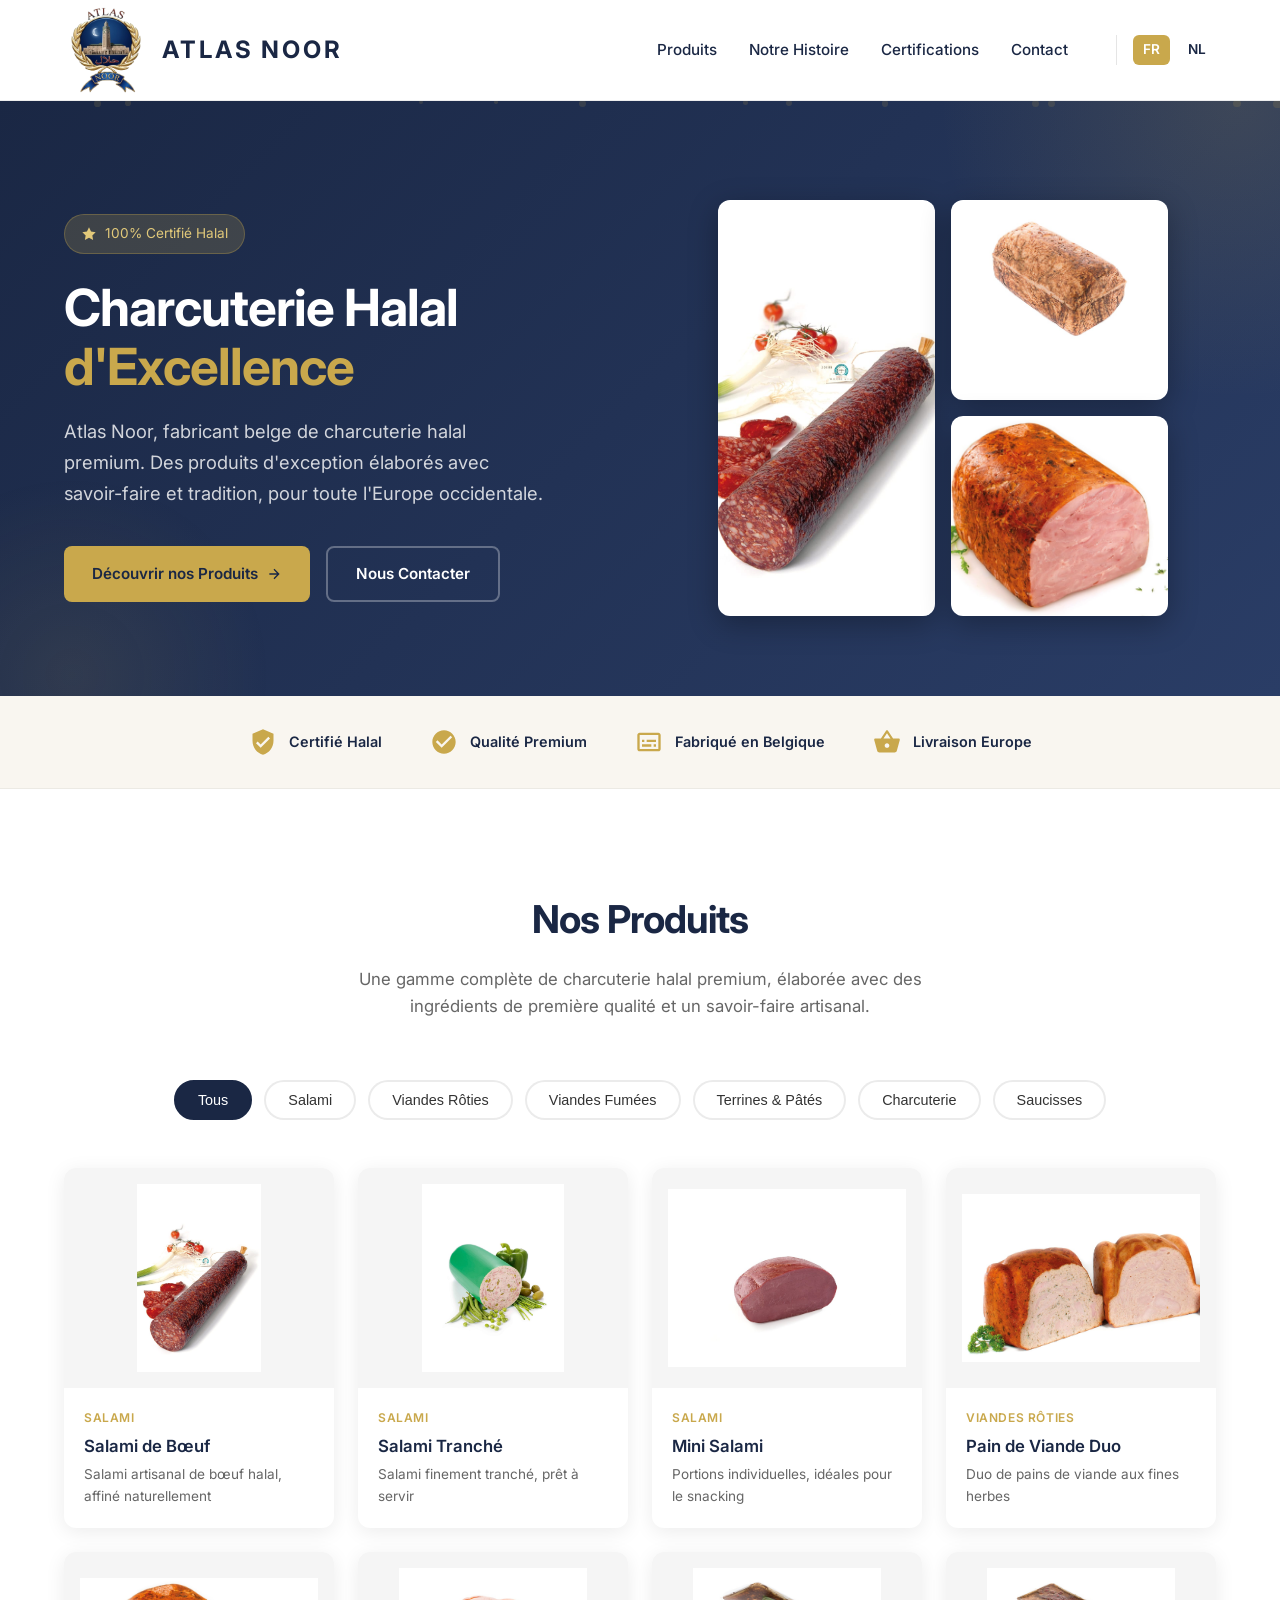
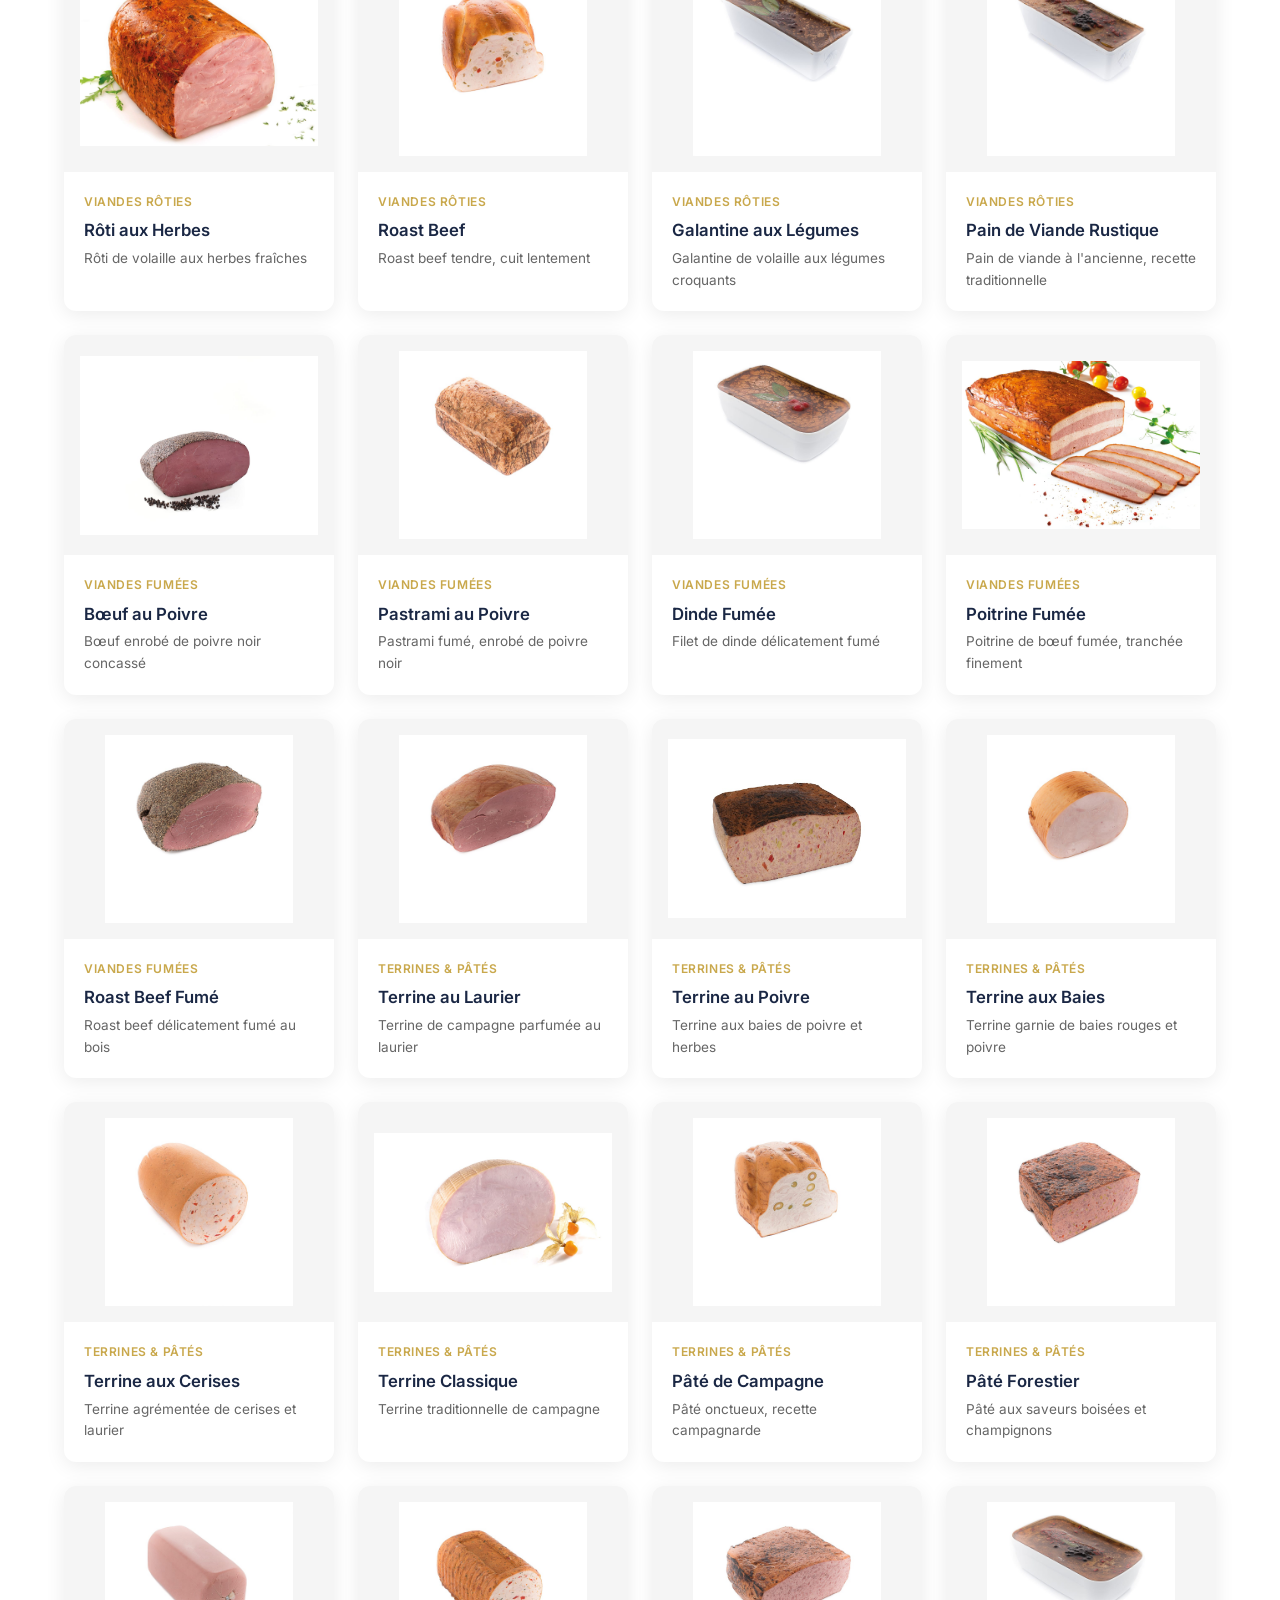
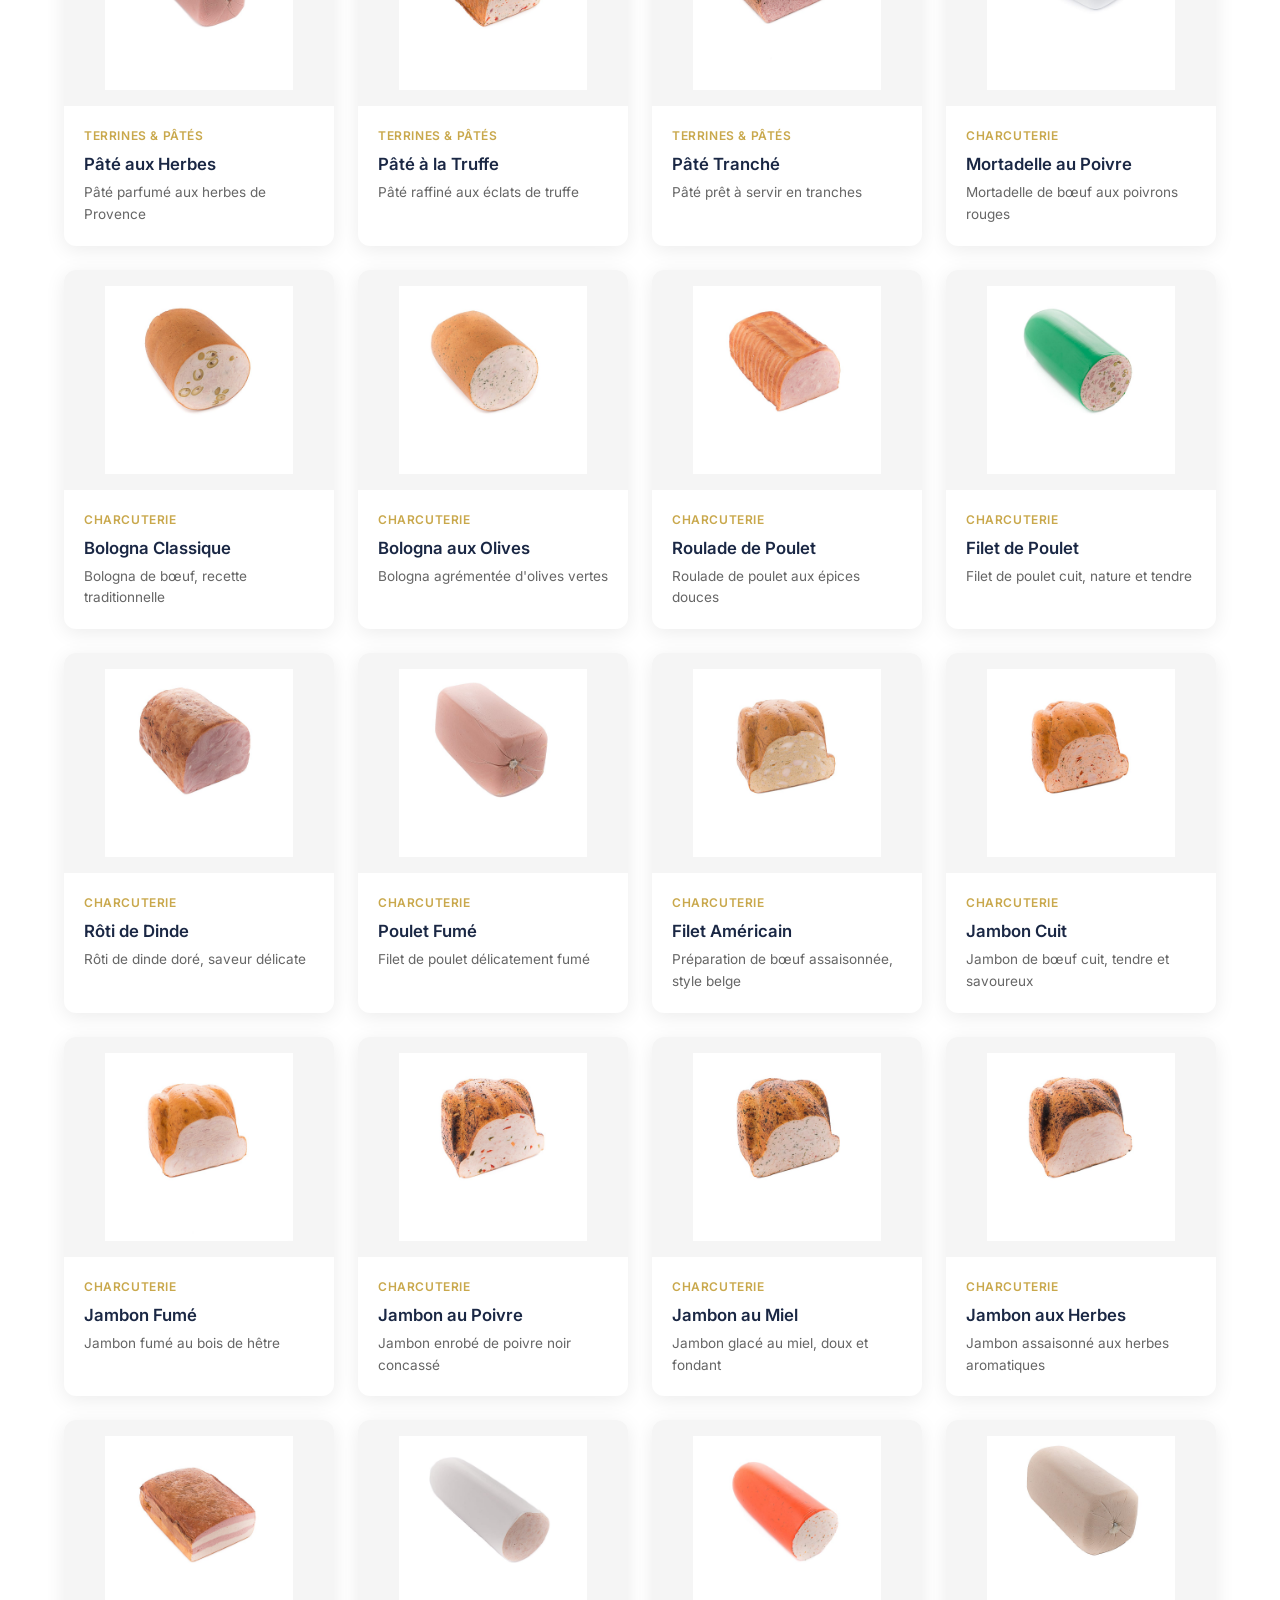
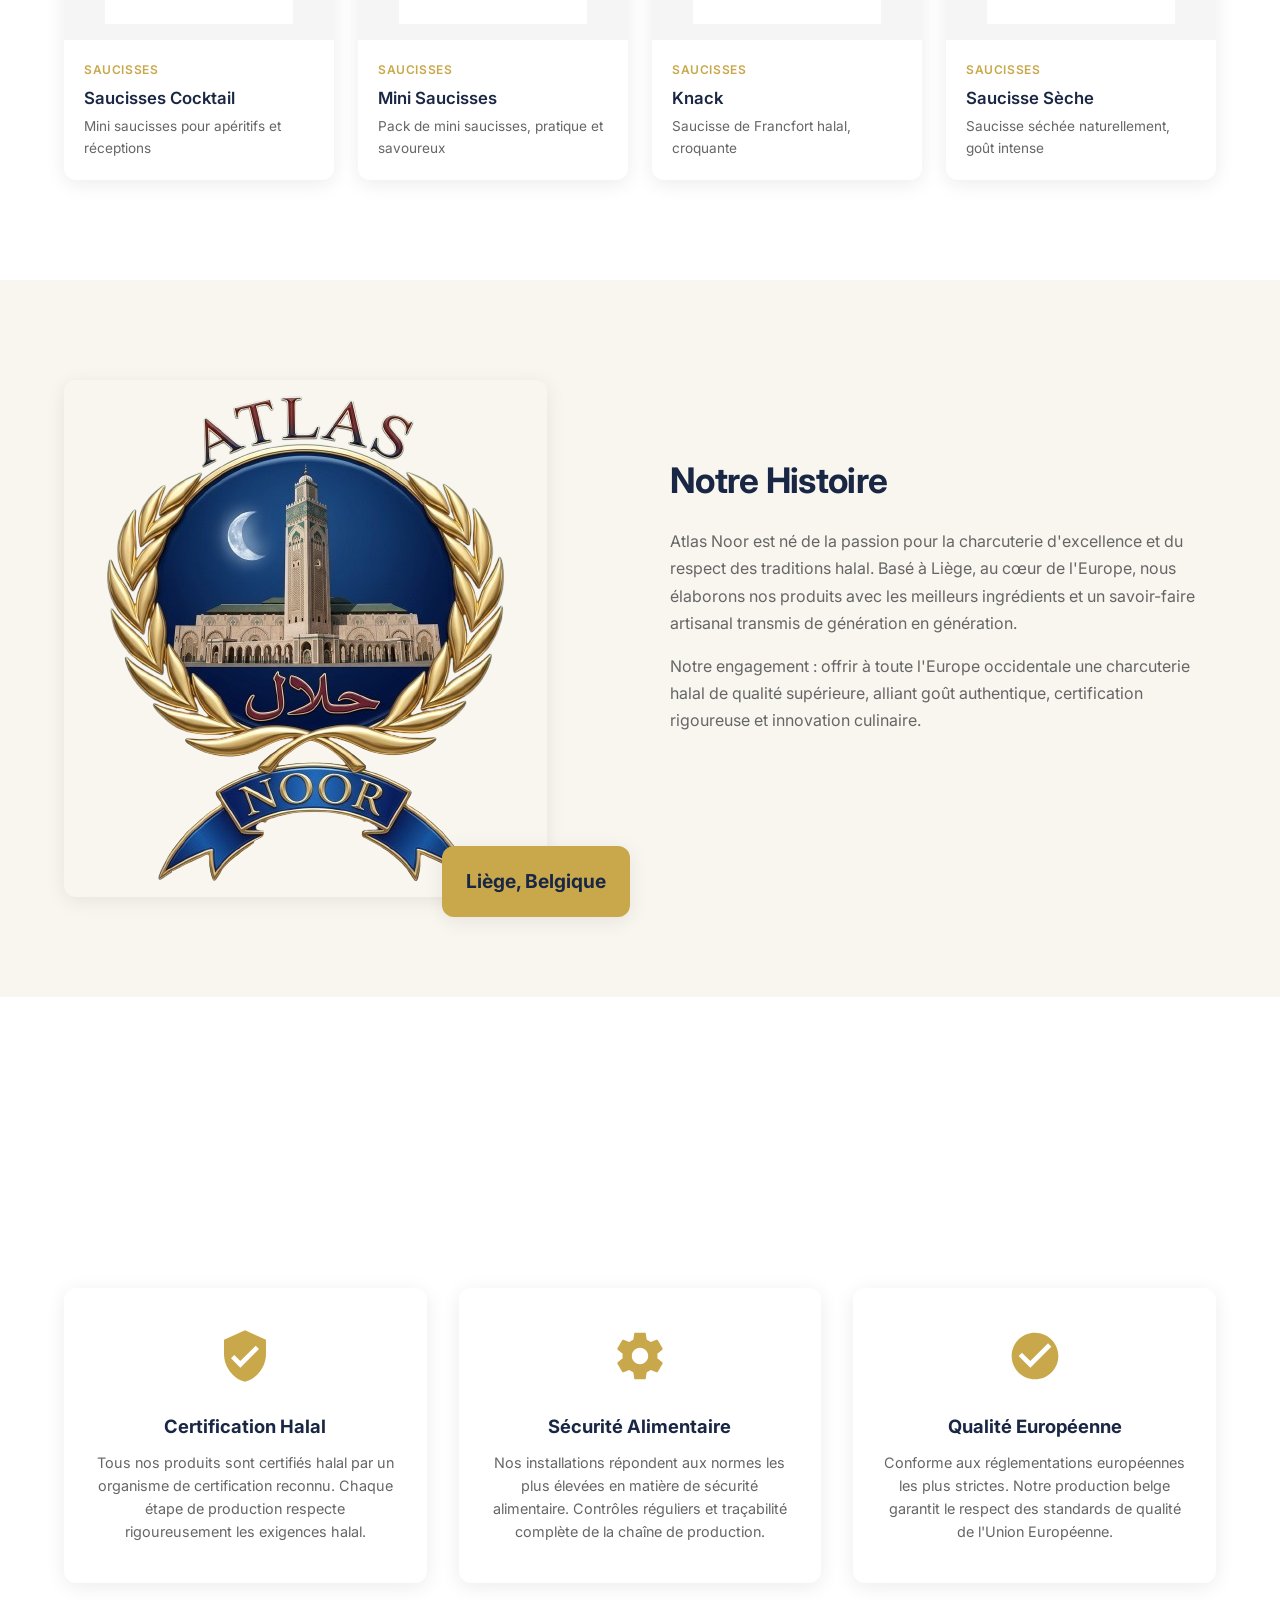
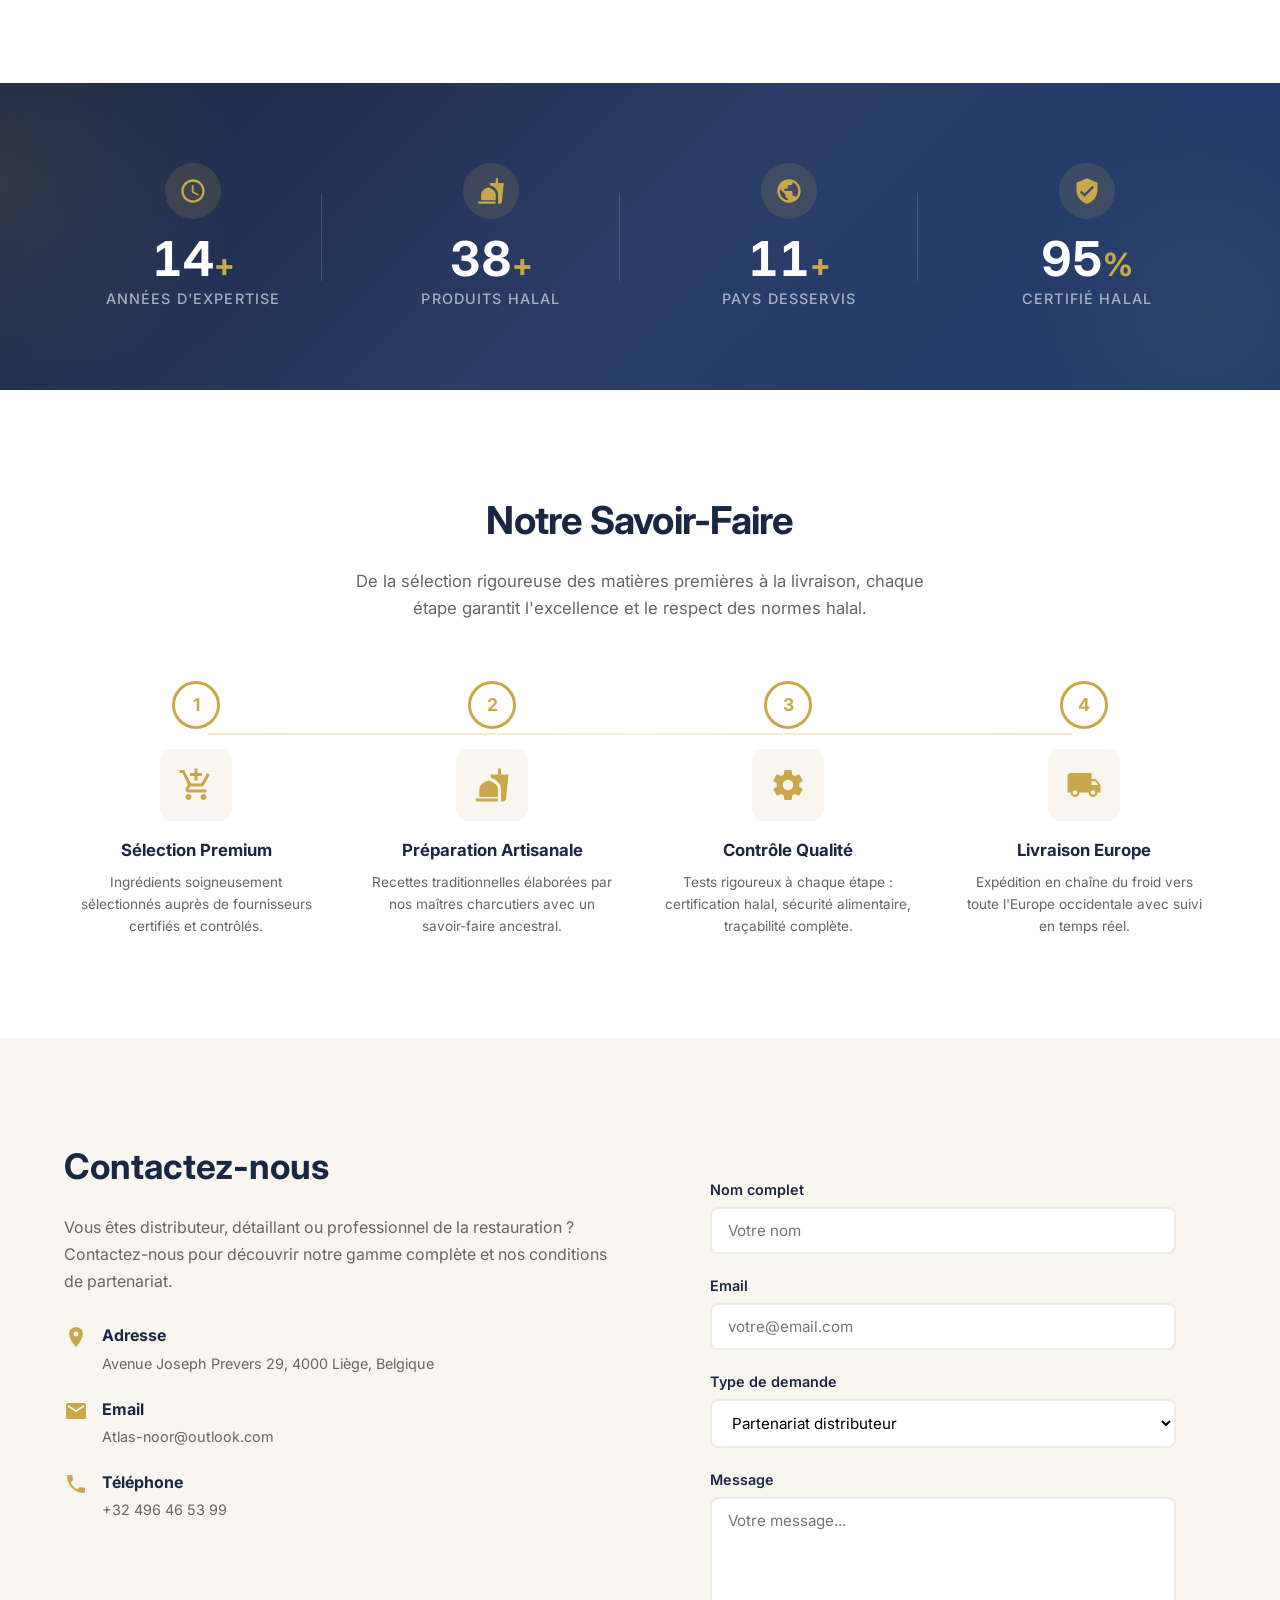
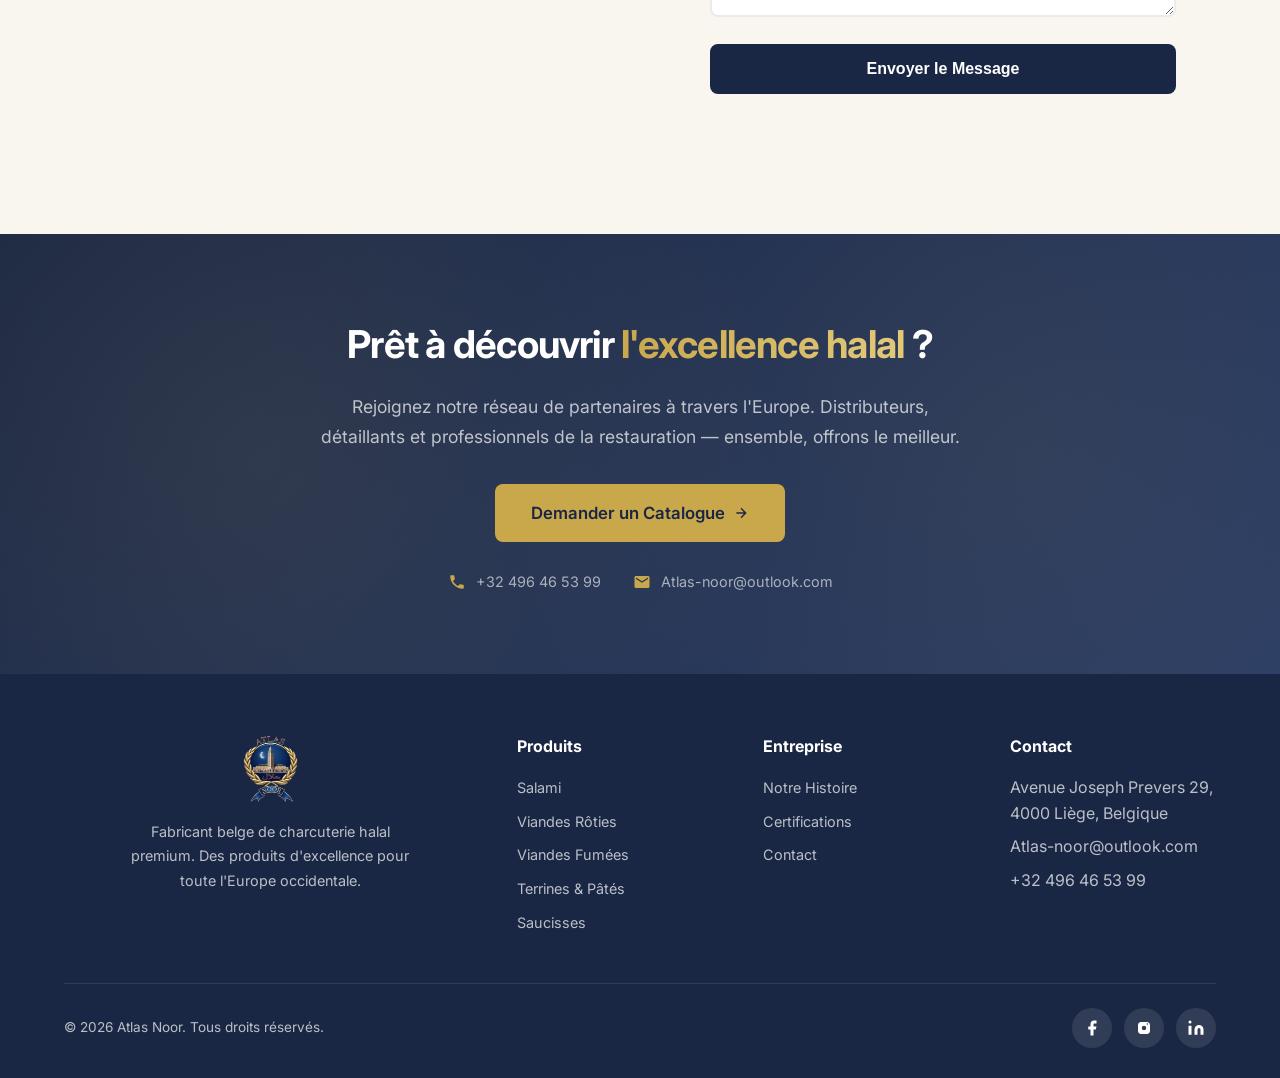
<file: site/index.html>
<!DOCTYPE html>
<html>
<head>
  <meta charset="UTF-8">
  <title>Atlas Noor — Premium Halal Charcuterie</title>
  <meta name="description" content="Atlas Noor: premium halal charcuterie, made in Belgium.">
  <meta property="og:title" content="Atlas Noor — Premium Halal Charcuterie">
  <meta property="og:description" content="Fabricant belge de charcuterie halal premium. Belgische producent van premium halal charcuterie.">
  <meta property="og:image" content="https://di14mehdi8.github.io/atlas-noor/assets/images/og-preview.jpg">
  <meta property="og:image:width" content="600">
  <meta property="og:image:height" content="600">
  <meta property="og:type" content="website">
  <meta property="og:url" content="https://di14mehdi8.github.io/atlas-noor/">
  <meta name="twitter:card" content="summary">
  <meta name="twitter:image" content="https://di14mehdi8.github.io/atlas-noor/assets/images/og-preview.jpg">
  <link rel="apple-touch-icon" href="assets/images/logo.png">
  <link rel="icon" type="image/png" href="assets/images/logo.png">
  <script>
    var lang = (navigator.language || navigator.userLanguage || '').toLowerCase();
    if (lang.startsWith('nl')) {
      window.location.replace('nl/index.html');
    } else {
      window.location.replace('fr/index.html');
    }
  </script>
  <noscript><meta http-equiv="refresh" content="0;url=fr/index.html"></noscript>
</head>
<body></body>
</html>
</file>
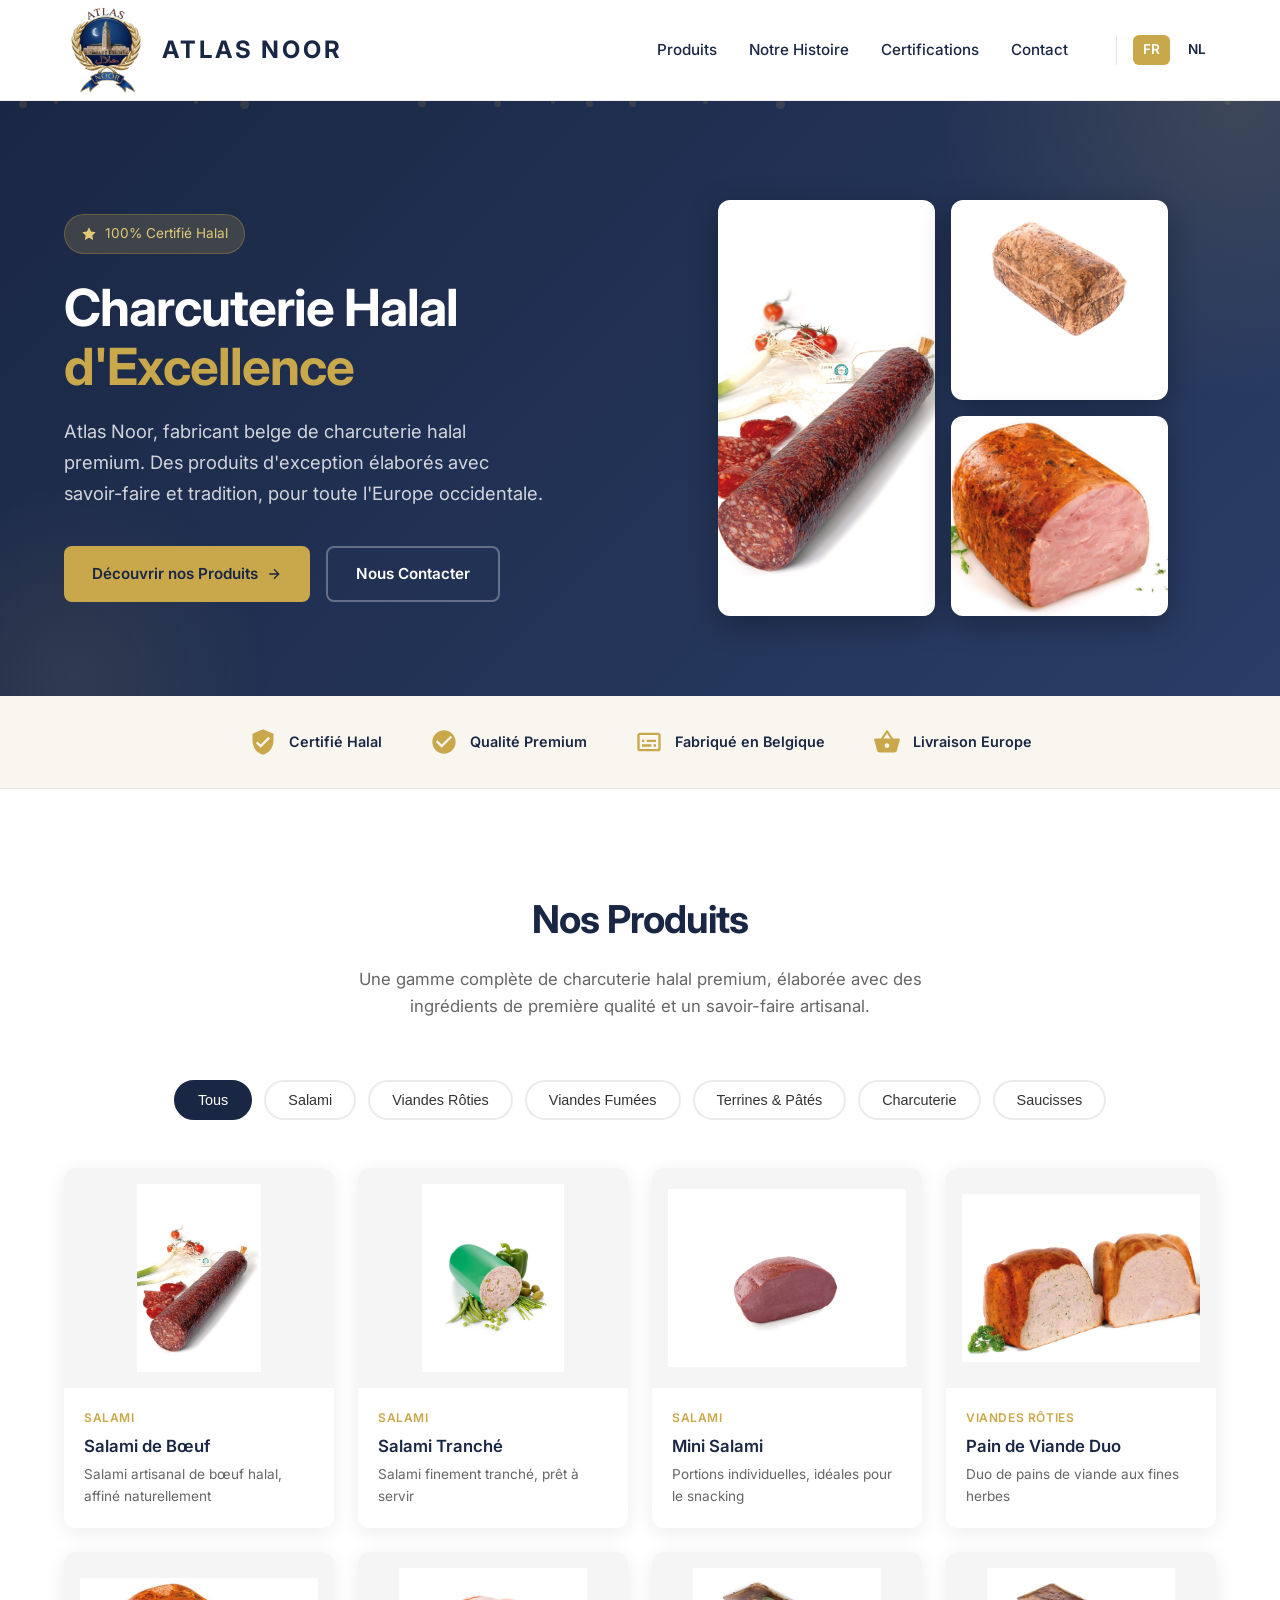
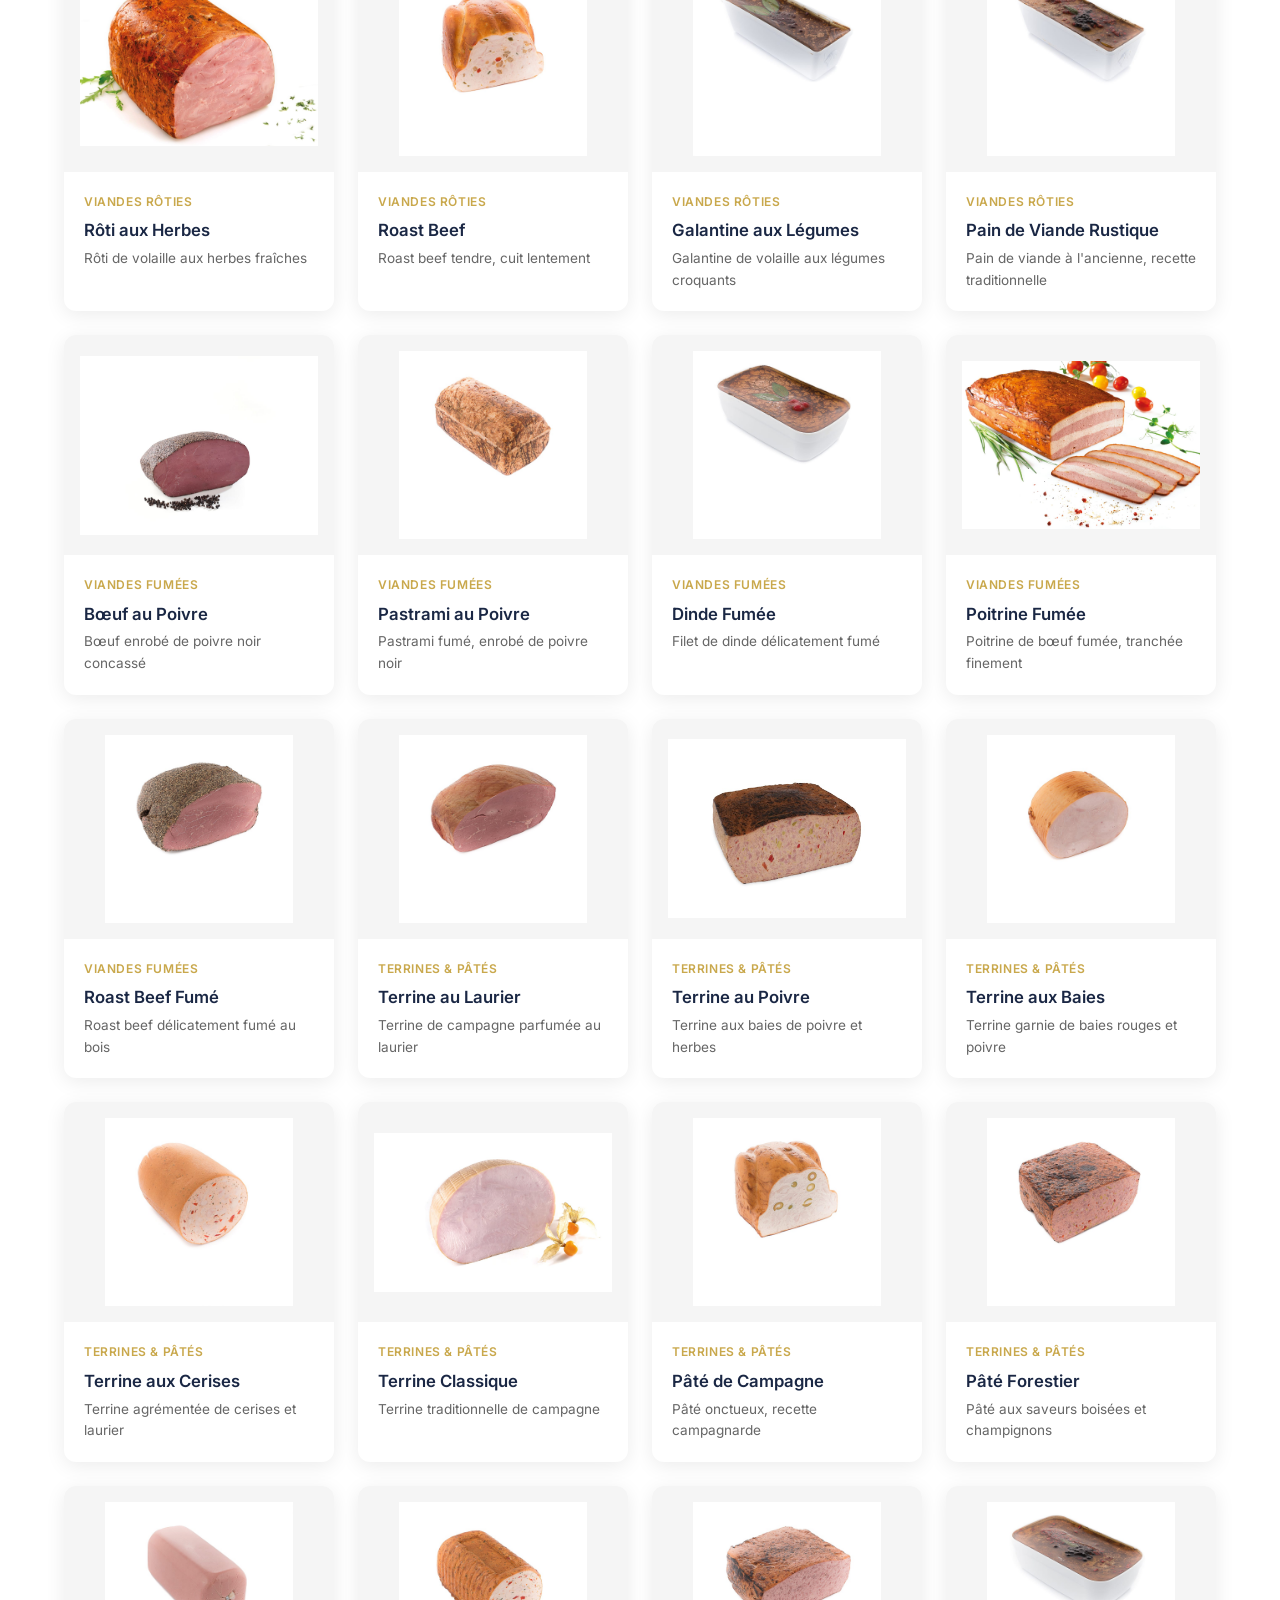
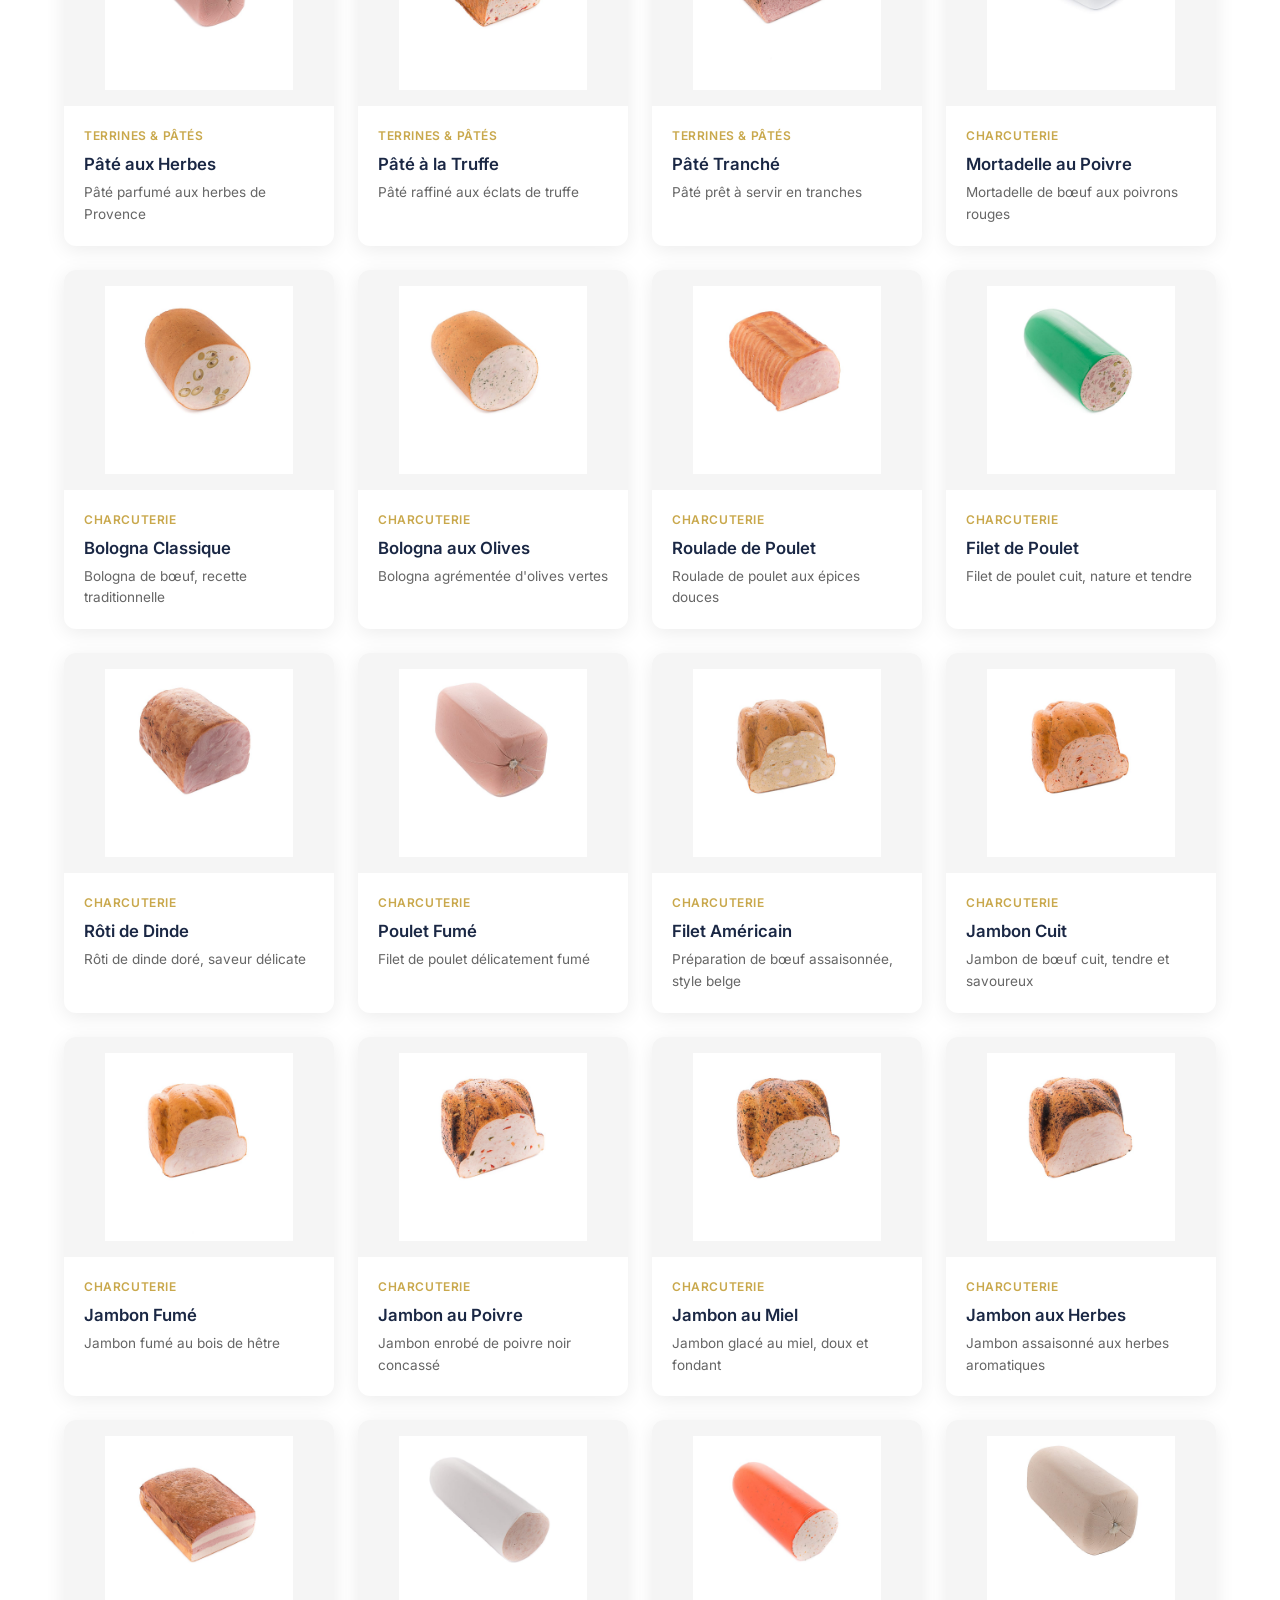
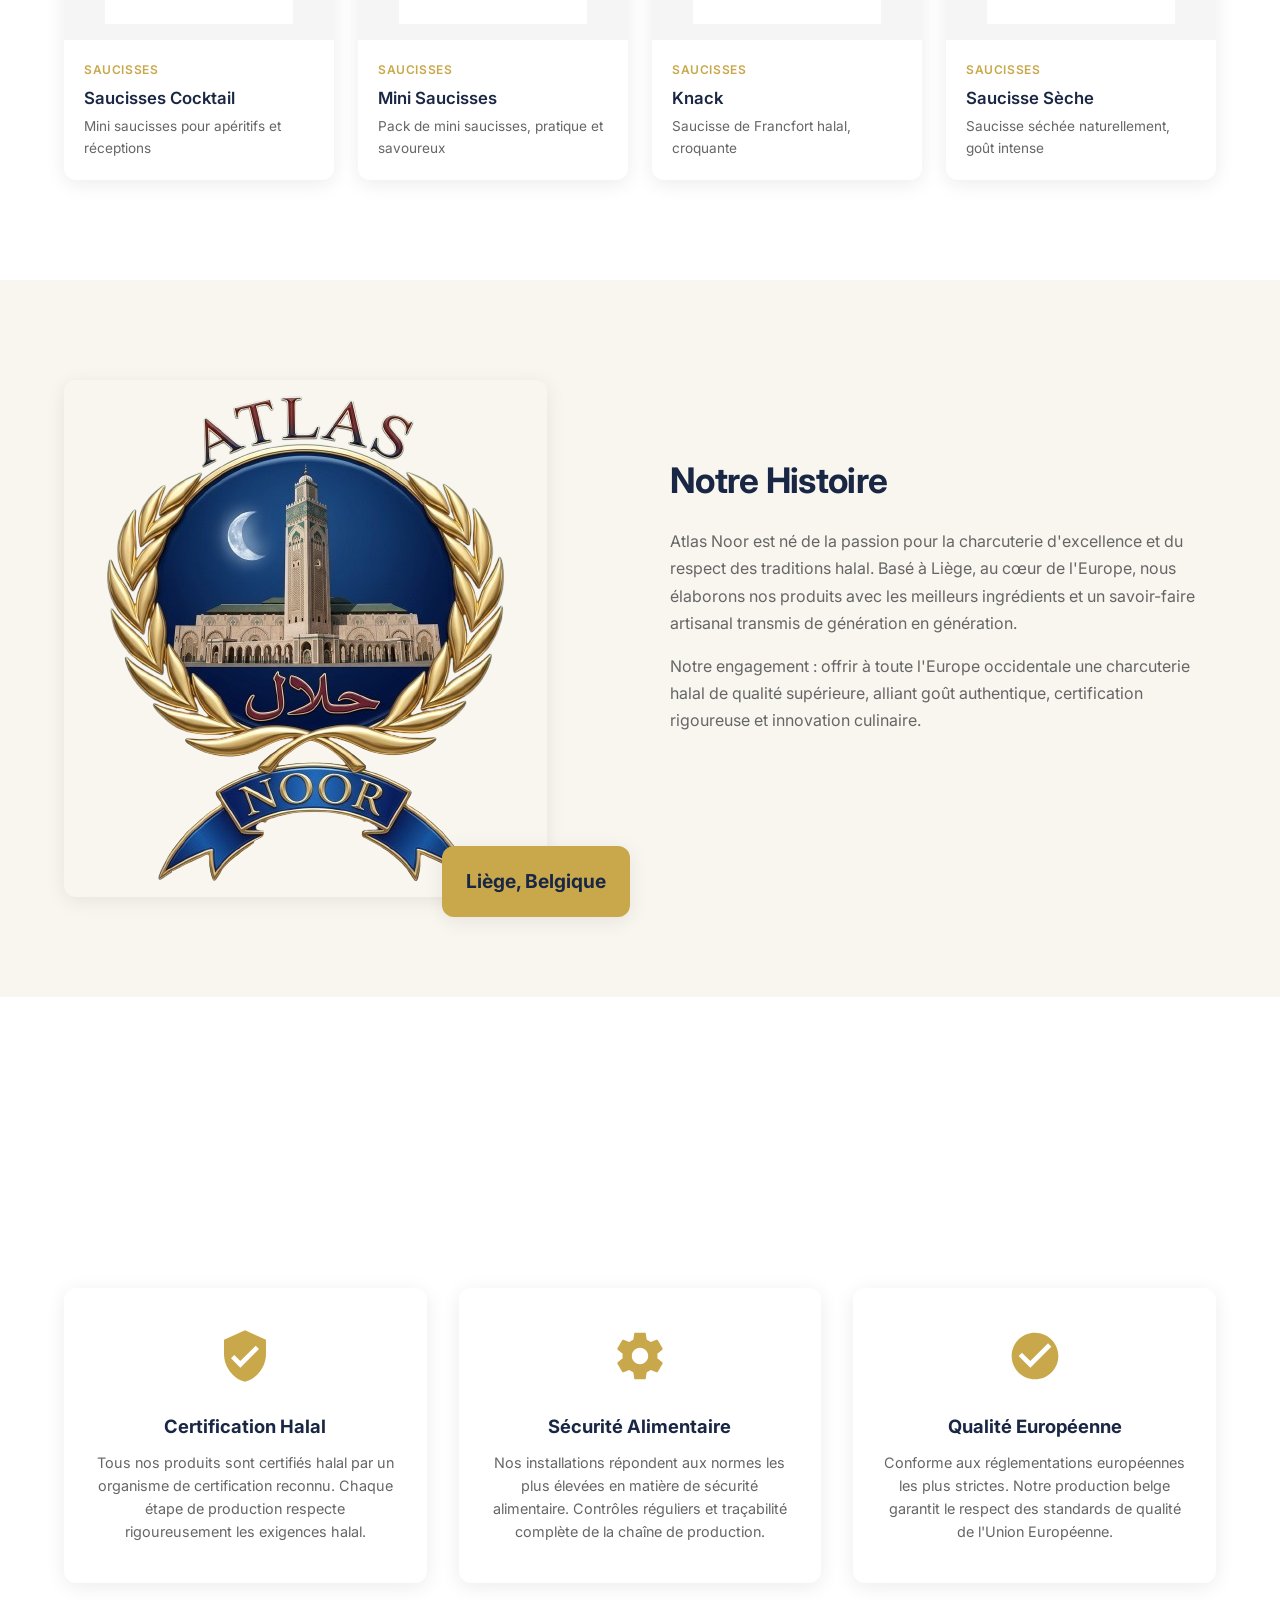
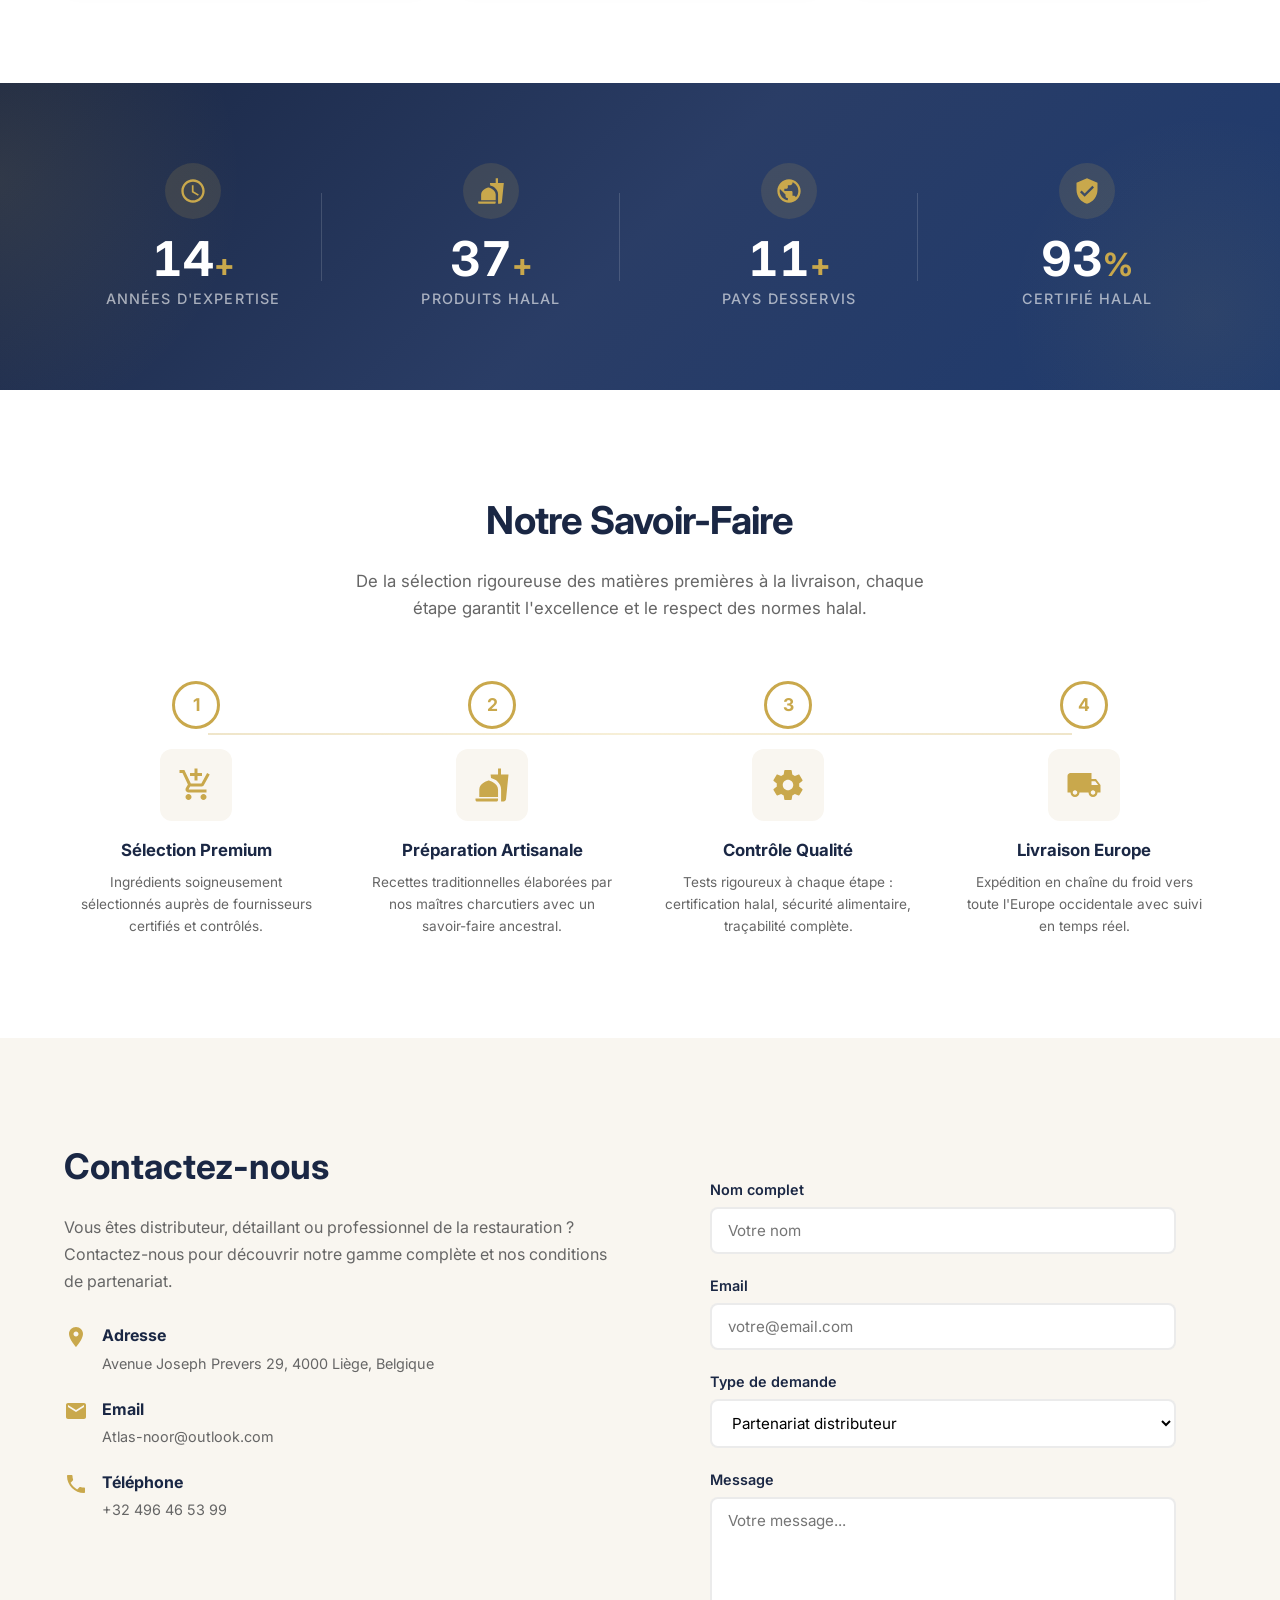
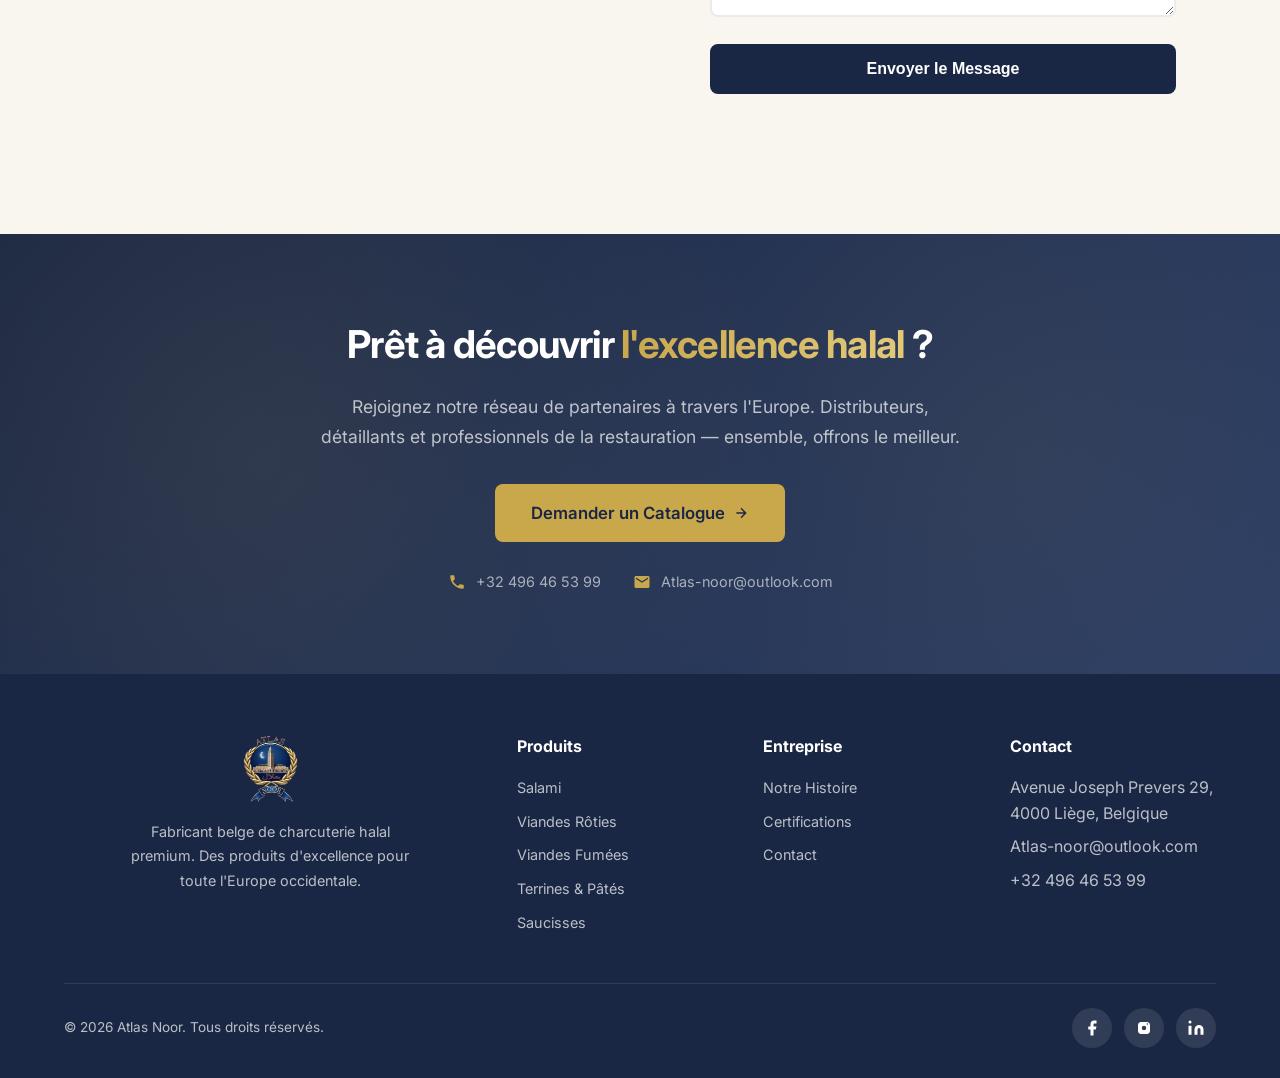
<file: site/fr/index.html>
<!DOCTYPE html>
<html lang="fr">
<head>
  <meta charset="UTF-8">
  <meta name="viewport" content="width=device-width, initial-scale=1.0">
  <title>Atlas Noor — Charcuterie Halal Premium | Belgique</title>
  <meta name="description" content="Atlas Noor : charcuterie halal certifiée de qualité supérieure, fabriquée en Belgique. Salami, viandes fumées, pâtés, terrines et saucisses pour toute l'Europe occidentale.">
  <meta property="og:title" content="Atlas Noor — Charcuterie Halal Premium">
  <meta property="og:description" content="Fabricant belge de charcuterie halal premium. Des produits d'excellence pour toute l'Europe occidentale.">
  <meta property="og:image" content="https://di14mehdi8.github.io/atlas-noor/assets/images/og-preview.jpg">
  <meta property="og:image:width" content="600">
  <meta property="og:image:height" content="600">
  <meta property="og:type" content="website">
  <meta property="og:url" content="https://di14mehdi8.github.io/atlas-noor/fr/">
  <meta name="twitter:card" content="summary">
  <meta name="twitter:title" content="Atlas Noor — Charcuterie Halal Premium">
  <meta name="twitter:description" content="Fabricant belge de charcuterie halal premium.">
  <meta name="twitter:image" content="https://di14mehdi8.github.io/atlas-noor/assets/images/og-preview.jpg">
  <link rel="apple-touch-icon" href="../assets/images/logo.png">
  <link rel="icon" type="image/png" href="../assets/images/logo.png">
  <link rel="stylesheet" href="../css/style.css">
  <link rel="preconnect" href="https://fonts.googleapis.com">
  <link href="https://fonts.googleapis.com/css2?family=Inter:wght@400;500;600;700&display=swap" rel="stylesheet">
</head>
<body>

<!-- ====== HEADER ====== -->
<header class="header">
  <nav class="nav container">
    <a href="#" class="nav__logo">
      <img src="../assets/images/logo.png" alt="Atlas Noor Logo">
      <span class="nav__logo-text">ATLAS NOOR</span>
    </a>
    <div class="nav__links" id="navLinks">
      <a href="#produits">Produits</a>
      <a href="#apropos">Notre Histoire</a>
      <a href="#certifications">Certifications</a>
      <a href="#contact">Contact</a>
      <div class="lang-switch">
        <a href="../fr/index.html" class="active">FR</a>
        <a href="../nl/index.html">NL</a>
      </div>
    </div>
    <div class="nav__mobile" id="navToggle" onclick="toggleMenu()">
      <span></span><span></span><span></span>
    </div>
  </nav>
</header>

<!-- ====== HERO ====== -->
<section class="hero">
  <div class="container">
    <div class="hero__particles" id="heroParticles"></div>
    <div class="hero__content">
      <div class="hero__text">
        <div class="hero__badge">
          <svg viewBox="0 0 24 24"><path d="M12 2L15.09 8.26L22 9.27L17 14.14L18.18 21.02L12 17.77L5.82 21.02L7 14.14L2 9.27L8.91 8.26L12 2Z"/></svg>
          100% Certifié Halal
        </div>
        <h1>Charcuterie Halal <span>d'Excellence</span></h1>
        <p>Atlas Noor, fabricant belge de charcuterie halal premium. Des produits d'exception élaborés avec savoir-faire et tradition, pour toute l'Europe occidentale.</p>
        <div class="hero__buttons">
          <a href="#produits" class="btn btn--primary">
            Découvrir nos Produits
            <svg width="16" height="16" viewBox="0 0 24 24" fill="none" stroke="currentColor" stroke-width="2"><path d="M5 12h14M12 5l7 7-7 7"/></svg>
          </a>
          <a href="#contact" class="btn btn--outline">Nous Contacter</a>
        </div>
      </div>
      <div class="hero__image">
        <div class="hero__image-grid">
          <img src="../assets/images/products/salami-beef.jpg" alt="Salami de bœuf halal Atlas Noor">
          <img src="../assets/images/products/pepper-pastrami.jpg" alt="Pastrami au poivre halal">
          <img src="../assets/images/products/roasted-loaf-herbs.jpg" alt="Pain de viande aux herbes halal">
        </div>
      </div>
    </div>
  </div>
</section>

<!-- ====== TRUST BAR ====== -->
<div class="trust-bar">
  <div class="container">
    <div class="trust-bar__inner">
      <div class="trust-item">
        <svg viewBox="0 0 24 24"><path d="M12 1L3 5v6c0 5.55 3.84 10.74 9 12 5.16-1.26 9-6.45 9-12V5l-9-4zm-2 16l-4-4 1.41-1.41L10 14.17l6.59-6.59L18 9l-8 8z"/></svg>
        Certifié Halal
      </div>
      <div class="trust-item">
        <svg viewBox="0 0 24 24"><path d="M12 2C6.48 2 2 6.48 2 12s4.48 10 10 10 10-4.48 10-10S17.52 2 12 2zm-2 15l-5-5 1.41-1.41L10 14.17l7.59-7.59L19 8l-9 9z"/></svg>
        Qualité Premium
      </div>
      <div class="trust-item">
        <svg viewBox="0 0 24 24"><path d="M20 4H4c-1.1 0-2 .9-2 2v12c0 1.1.9 2 2 2h16c1.1 0 2-.9 2-2V6c0-1.1-.9-2-2-2zm0 14H4V6h16v12zM6 10h2v2H6zm0 4h8v2H6zm10 0h2v2h-2zm-6-4h8v2h-8z"/></svg>
        Fabriqué en Belgique
      </div>
      <div class="trust-item">
        <svg viewBox="0 0 24 24"><path d="M17.21 9l-4.38-6.56c-.19-.28-.51-.42-.83-.42-.32 0-.64.14-.83.43L6.79 9H2c-.55 0-1 .45-1 1 0 .09.01.18.04.27l2.54 9.27c.23.84 1 1.46 1.92 1.46h13c.92 0 1.69-.62 1.93-1.46l2.54-9.27L23 10c0-.55-.45-1-1-1h-4.79zM9 9l3-4.4L15 9H9zm3 8c-1.1 0-2-.9-2-2s.9-2 2-2 2 .9 2 2-.9 2-2 2z"/></svg>
        Livraison Europe
      </div>
    </div>
  </div>
</div>

<!-- ====== PRODUCTS ====== -->
<section class="section" id="produits">
  <div class="container">
    <div class="section__header reveal">
      <h2>Nos Produits</h2>
      <p>Une gamme complète de charcuterie halal premium, élaborée avec des ingrédients de première qualité et un savoir-faire artisanal.</p>
    </div>

    <div class="categories reveal">
      <button class="active" onclick="filterProducts('all', this)">Tous</button>
      <button onclick="filterProducts('salami', this)">Salami</button>
      <button onclick="filterProducts('viandes', this)">Viandes Rôties</button>
      <button onclick="filterProducts('fumees', this)">Viandes Fumées</button>
      <button onclick="filterProducts('terrines', this)">Terrines & Pâtés</button>
      <button onclick="filterProducts('charcuterie', this)">Charcuterie</button>
      <button onclick="filterProducts('saucisses', this)">Saucisses</button>
    </div>

    <div class="products-grid stagger-children" id="productsGrid">

      <!-- SALAMI -->
      <div class="product-card" data-category="salami">
        <div class="product-card__image">
          <img src="../assets/images/products/salami-beef.jpg" alt="Salami de Bœuf" loading="lazy">
        </div>
        <div class="product-card__info">
          <div class="product-card__category">Salami</div>
          <div class="product-card__name">Salami de Bœuf</div>
          <div class="product-card__desc">Salami artisanal de bœuf halal, affiné naturellement</div>
        </div>
      </div>

      <div class="product-card" data-category="salami">
        <div class="product-card__image">
          <img src="../assets/images/products/salami-sliced.jpg" alt="Salami Tranché" loading="lazy">
        </div>
        <div class="product-card__info">
          <div class="product-card__category">Salami</div>
          <div class="product-card__name">Salami Tranché</div>
          <div class="product-card__desc">Salami finement tranché, prêt à servir</div>
        </div>
      </div>

      <div class="product-card" data-category="salami">
        <div class="product-card__image">
          <img src="../assets/images/products/salami-mini.jpg" alt="Mini Salami" loading="lazy">
        </div>
        <div class="product-card__info">
          <div class="product-card__category">Salami</div>
          <div class="product-card__name">Mini Salami</div>
          <div class="product-card__desc">Portions individuelles, idéales pour le snacking</div>
        </div>
      </div>

      <!-- VIANDES ROTIES -->
      <div class="product-card" data-category="viandes">
        <div class="product-card__image">
          <img src="../assets/images/products/roasted-loaf-duo.jpg" alt="Pain de Viande Duo" loading="lazy">
        </div>
        <div class="product-card__info">
          <div class="product-card__category">Viandes Rôties</div>
          <div class="product-card__name">Pain de Viande Duo</div>
          <div class="product-card__desc">Duo de pains de viande aux fines herbes</div>
        </div>
      </div>

      <div class="product-card" data-category="viandes">
        <div class="product-card__image">
          <img src="../assets/images/products/roasted-loaf-herbs.jpg" alt="Rôti aux Herbes" loading="lazy">
        </div>
        <div class="product-card__info">
          <div class="product-card__category">Viandes Rôties</div>
          <div class="product-card__name">Rôti aux Herbes</div>
          <div class="product-card__desc">Rôti de volaille aux herbes fraîches</div>
        </div>
      </div>

      <div class="product-card" data-category="viandes">
        <div class="product-card__image">
          <img src="../assets/images/products/roast-beef.jpg" alt="Roast Beef" loading="lazy">
        </div>
        <div class="product-card__info">
          <div class="product-card__category">Viandes Rôties</div>
          <div class="product-card__name">Roast Beef</div>
          <div class="product-card__desc">Roast beef tendre, cuit lentement</div>
        </div>
      </div>

      <div class="product-card" data-category="viandes">
        <div class="product-card__image">
          <img src="../assets/images/products/galantine-vegetables.jpg" alt="Galantine aux Légumes" loading="lazy">
        </div>
        <div class="product-card__info">
          <div class="product-card__category">Viandes Rôties</div>
          <div class="product-card__name">Galantine aux Légumes</div>
          <div class="product-card__desc">Galantine de volaille aux légumes croquants</div>
        </div>
      </div>

      <div class="product-card" data-category="viandes">
        <div class="product-card__image">
          <img src="../assets/images/products/meatloaf-rustic.jpg" alt="Pain de Viande Rustique" loading="lazy">
        </div>
        <div class="product-card__info">
          <div class="product-card__category">Viandes Rôties</div>
          <div class="product-card__name">Pain de Viande Rustique</div>
          <div class="product-card__desc">Pain de viande à l'ancienne, recette traditionnelle</div>
        </div>
      </div>

      <!-- FUMEES -->
      <div class="product-card" data-category="fumees">
        <div class="product-card__image">
          <img src="../assets/images/products/pepper-beef-large.jpg" alt="Bœuf au Poivre" loading="lazy">
        </div>
        <div class="product-card__info">
          <div class="product-card__category">Viandes Fumées</div>
          <div class="product-card__name">Bœuf au Poivre</div>
          <div class="product-card__desc">Bœuf enrobé de poivre noir concassé</div>
        </div>
      </div>

      <div class="product-card" data-category="fumees">
        <div class="product-card__image">
          <img src="../assets/images/products/pepper-pastrami.jpg" alt="Pastrami au Poivre" loading="lazy">
        </div>
        <div class="product-card__info">
          <div class="product-card__category">Viandes Fumées</div>
          <div class="product-card__name">Pastrami au Poivre</div>
          <div class="product-card__desc">Pastrami fumé, enrobé de poivre noir</div>
        </div>
      </div>

      <div class="product-card" data-category="fumees">
        <div class="product-card__image">
          <img src="../assets/images/products/smoked-turkey.jpg" alt="Dinde Fumée" loading="lazy">
        </div>
        <div class="product-card__info">
          <div class="product-card__category">Viandes Fumées</div>
          <div class="product-card__name">Dinde Fumée</div>
          <div class="product-card__desc">Filet de dinde délicatement fumé</div>
        </div>
      </div>

      <div class="product-card" data-category="fumees">
        <div class="product-card__image">
          <img src="../assets/images/products/smoked-layered.jpg" alt="Viande Fumée en Couches" loading="lazy">
        </div>
        <div class="product-card__info">
          <div class="product-card__category">Viandes Fumées</div>
          <div class="product-card__name">Poitrine Fumée</div>
          <div class="product-card__desc">Poitrine de bœuf fumée, tranchée finement</div>
        </div>
      </div>

      <div class="product-card" data-category="fumees">
        <div class="product-card__image">
          <img src="../assets/images/products/roast-beef-smoked.jpg" alt="Roast Beef Fumé" loading="lazy">
        </div>
        <div class="product-card__info">
          <div class="product-card__category">Viandes Fumées</div>
          <div class="product-card__name">Roast Beef Fumé</div>
          <div class="product-card__desc">Roast beef délicatement fumé au bois</div>
        </div>
      </div>

      <!-- TERRINES & PATES -->
      <div class="product-card" data-category="terrines">
        <div class="product-card__image">
          <img src="../assets/images/products/terrine-bay-leaf.jpg" alt="Terrine au Laurier" loading="lazy">
        </div>
        <div class="product-card__info">
          <div class="product-card__category">Terrines & Pâtés</div>
          <div class="product-card__name">Terrine au Laurier</div>
          <div class="product-card__desc">Terrine de campagne parfumée au laurier</div>
        </div>
      </div>

      <div class="product-card" data-category="terrines">
        <div class="product-card__image">
          <img src="../assets/images/products/terrine-pepper.jpg" alt="Terrine au Poivre" loading="lazy">
        </div>
        <div class="product-card__info">
          <div class="product-card__category">Terrines & Pâtés</div>
          <div class="product-card__name">Terrine au Poivre</div>
          <div class="product-card__desc">Terrine aux baies de poivre et herbes</div>
        </div>
      </div>

      <div class="product-card" data-category="terrines">
        <div class="product-card__image">
          <img src="../assets/images/products/terrine-berries.jpg" alt="Terrine aux Baies" loading="lazy">
        </div>
        <div class="product-card__info">
          <div class="product-card__category">Terrines & Pâtés</div>
          <div class="product-card__name">Terrine aux Baies</div>
          <div class="product-card__desc">Terrine garnie de baies rouges et poivre</div>
        </div>
      </div>

      <div class="product-card" data-category="terrines">
        <div class="product-card__image">
          <img src="../assets/images/products/terrine-cherry.jpg" alt="Terrine aux Cerises" loading="lazy">
        </div>
        <div class="product-card__info">
          <div class="product-card__category">Terrines & Pâtés</div>
          <div class="product-card__name">Terrine aux Cerises</div>
          <div class="product-card__desc">Terrine agrémentée de cerises et laurier</div>
        </div>
      </div>

      <div class="product-card" data-category="terrines">
        <div class="product-card__image">
          <img src="../assets/images/products/terrine-classic.jpg" alt="Terrine Classique" loading="lazy">
        </div>
        <div class="product-card__info">
          <div class="product-card__category">Terrines & Pâtés</div>
          <div class="product-card__name">Terrine Classique</div>
          <div class="product-card__desc">Terrine traditionnelle de campagne</div>
        </div>
      </div>

      <div class="product-card" data-category="terrines">
        <div class="product-card__image">
          <img src="../assets/images/products/pate-country.jpg" alt="Pâté de Campagne" loading="lazy">
        </div>
        <div class="product-card__info">
          <div class="product-card__category">Terrines & Pâtés</div>
          <div class="product-card__name">Pâté de Campagne</div>
          <div class="product-card__desc">Pâté onctueux, recette campagnarde</div>
        </div>
      </div>

      <div class="product-card" data-category="terrines">
        <div class="product-card__image">
          <img src="../assets/images/products/pate-forestier.jpg" alt="Pâté Forestier" loading="lazy">
        </div>
        <div class="product-card__info">
          <div class="product-card__category">Terrines & Pâtés</div>
          <div class="product-card__name">Pâté Forestier</div>
          <div class="product-card__desc">Pâté aux saveurs boisées et champignons</div>
        </div>
      </div>

      <div class="product-card" data-category="terrines">
        <div class="product-card__image">
          <img src="../assets/images/products/pate-herb.jpg" alt="Pâté aux Herbes" loading="lazy">
        </div>
        <div class="product-card__info">
          <div class="product-card__category">Terrines & Pâtés</div>
          <div class="product-card__name">Pâté aux Herbes</div>
          <div class="product-card__desc">Pâté parfumé aux herbes de Provence</div>
        </div>
      </div>

      <div class="product-card" data-category="terrines">
        <div class="product-card__image">
          <img src="../assets/images/products/pate-truffle.jpg" alt="Pâté à la Truffe" loading="lazy">
        </div>
        <div class="product-card__info">
          <div class="product-card__category">Terrines & Pâtés</div>
          <div class="product-card__name">Pâté à la Truffe</div>
          <div class="product-card__desc">Pâté raffiné aux éclats de truffe</div>
        </div>
      </div>

      <div class="product-card" data-category="terrines">
        <div class="product-card__image">
          <img src="../assets/images/products/pate-sliced.jpg" alt="Pâté Tranché" loading="lazy">
        </div>
        <div class="product-card__info">
          <div class="product-card__category">Terrines & Pâtés</div>
          <div class="product-card__name">Pâté Tranché</div>
          <div class="product-card__desc">Pâté prêt à servir en tranches</div>
        </div>
      </div>

      <!-- CHARCUTERIE -->
      <div class="product-card" data-category="charcuterie">
        <div class="product-card__image">
          <img src="../assets/images/products/mortadella-pepper.jpg" alt="Mortadelle au Poivre" loading="lazy">
        </div>
        <div class="product-card__info">
          <div class="product-card__category">Charcuterie</div>
          <div class="product-card__name">Mortadelle au Poivre</div>
          <div class="product-card__desc">Mortadelle de bœuf aux poivrons rouges</div>
        </div>
      </div>

      <div class="product-card" data-category="charcuterie">
        <div class="product-card__image">
          <img src="../assets/images/products/bologna-classic.jpg" alt="Bologna Classique" loading="lazy">
        </div>
        <div class="product-card__info">
          <div class="product-card__category">Charcuterie</div>
          <div class="product-card__name">Bologna Classique</div>
          <div class="product-card__desc">Bologna de bœuf, recette traditionnelle</div>
        </div>
      </div>

      <div class="product-card" data-category="charcuterie">
        <div class="product-card__image">
          <img src="../assets/images/products/bologna-olive.jpg" alt="Bologna aux Olives" loading="lazy">
        </div>
        <div class="product-card__info">
          <div class="product-card__category">Charcuterie</div>
          <div class="product-card__name">Bologna aux Olives</div>
          <div class="product-card__desc">Bologna agrémentée d'olives vertes</div>
        </div>
      </div>

      <div class="product-card" data-category="charcuterie">
        <div class="product-card__image">
          <img src="../assets/images/products/chicken-roll.jpg" alt="Roulade de Poulet" loading="lazy">
        </div>
        <div class="product-card__info">
          <div class="product-card__category">Charcuterie</div>
          <div class="product-card__name">Roulade de Poulet</div>
          <div class="product-card__desc">Roulade de poulet aux épices douces</div>
        </div>
      </div>

      <div class="product-card" data-category="charcuterie">
        <div class="product-card__image">
          <img src="../assets/images/products/chicken-breast.jpg" alt="Filet de Poulet" loading="lazy">
        </div>
        <div class="product-card__info">
          <div class="product-card__category">Charcuterie</div>
          <div class="product-card__name">Filet de Poulet</div>
          <div class="product-card__desc">Filet de poulet cuit, nature et tendre</div>
        </div>
      </div>

      <div class="product-card" data-category="charcuterie">
        <div class="product-card__image">
          <img src="../assets/images/products/turkey-roast.jpg" alt="Rôti de Dinde" loading="lazy">
        </div>
        <div class="product-card__info">
          <div class="product-card__category">Charcuterie</div>
          <div class="product-card__name">Rôti de Dinde</div>
          <div class="product-card__desc">Rôti de dinde doré, saveur délicate</div>
        </div>
      </div>

      <div class="product-card" data-category="charcuterie">
        <div class="product-card__image">
          <img src="../assets/images/products/chicken-smoked.jpg" alt="Poulet Fumé" loading="lazy">
        </div>
        <div class="product-card__info">
          <div class="product-card__category">Charcuterie</div>
          <div class="product-card__name">Poulet Fumé</div>
          <div class="product-card__desc">Filet de poulet délicatement fumé</div>
        </div>
      </div>

      <div class="product-card" data-category="charcuterie">
        <div class="product-card__image">
          <img src="../assets/images/products/filet-americain.jpg" alt="Filet Américain" loading="lazy">
        </div>
        <div class="product-card__info">
          <div class="product-card__category">Charcuterie</div>
          <div class="product-card__name">Filet Américain</div>
          <div class="product-card__desc">Préparation de bœuf assaisonnée, style belge</div>
        </div>
      </div>

      <div class="product-card" data-category="charcuterie">
        <div class="product-card__image">
          <img src="../assets/images/products/ham-cooked.jpg" alt="Jambon Cuit" loading="lazy">
        </div>
        <div class="product-card__info">
          <div class="product-card__category">Charcuterie</div>
          <div class="product-card__name">Jambon Cuit</div>
          <div class="product-card__desc">Jambon de bœuf cuit, tendre et savoureux</div>
        </div>
      </div>

      <div class="product-card" data-category="charcuterie">
        <div class="product-card__image">
          <img src="../assets/images/products/ham-smoked.jpg" alt="Jambon Fumé" loading="lazy">
        </div>
        <div class="product-card__info">
          <div class="product-card__category">Charcuterie</div>
          <div class="product-card__name">Jambon Fumé</div>
          <div class="product-card__desc">Jambon fumé au bois de hêtre</div>
        </div>
      </div>

      <div class="product-card" data-category="charcuterie">
        <div class="product-card__image">
          <img src="../assets/images/products/ham-pepper.jpg" alt="Jambon au Poivre" loading="lazy">
        </div>
        <div class="product-card__info">
          <div class="product-card__category">Charcuterie</div>
          <div class="product-card__name">Jambon au Poivre</div>
          <div class="product-card__desc">Jambon enrobé de poivre noir concassé</div>
        </div>
      </div>

      <div class="product-card" data-category="charcuterie">
        <div class="product-card__image">
          <img src="../assets/images/products/ham-honey.jpg" alt="Jambon au Miel" loading="lazy">
        </div>
        <div class="product-card__info">
          <div class="product-card__category">Charcuterie</div>
          <div class="product-card__name">Jambon au Miel</div>
          <div class="product-card__desc">Jambon glacé au miel, doux et fondant</div>
        </div>
      </div>

      <div class="product-card" data-category="charcuterie">
        <div class="product-card__image">
          <img src="../assets/images/products/ham-herb.jpg" alt="Jambon aux Herbes" loading="lazy">
        </div>
        <div class="product-card__info">
          <div class="product-card__category">Charcuterie</div>
          <div class="product-card__name">Jambon aux Herbes</div>
          <div class="product-card__desc">Jambon assaisonné aux herbes aromatiques</div>
        </div>
      </div>

      <!-- SAUCISSES -->
      <div class="product-card" data-category="saucisses">
        <div class="product-card__image">
          <img src="../assets/images/products/sausage-cocktail.jpg" alt="Saucisses Cocktail" loading="lazy">
        </div>
        <div class="product-card__info">
          <div class="product-card__category">Saucisses</div>
          <div class="product-card__name">Saucisses Cocktail</div>
          <div class="product-card__desc">Mini saucisses pour apéritifs et réceptions</div>
        </div>
      </div>

      <div class="product-card" data-category="saucisses">
        <div class="product-card__image">
          <img src="../assets/images/products/sausage-mini-pack.jpg" alt="Mini Saucisses" loading="lazy">
        </div>
        <div class="product-card__info">
          <div class="product-card__category">Saucisses</div>
          <div class="product-card__name">Mini Saucisses</div>
          <div class="product-card__desc">Pack de mini saucisses, pratique et savoureux</div>
        </div>
      </div>

      <div class="product-card" data-category="saucisses">
        <div class="product-card__image">
          <img src="../assets/images/products/sausage-frankfurter.jpg" alt="Knack" loading="lazy">
        </div>
        <div class="product-card__info">
          <div class="product-card__category">Saucisses</div>
          <div class="product-card__name">Knack</div>
          <div class="product-card__desc">Saucisse de Francfort halal, croquante</div>
        </div>
      </div>

      <div class="product-card" data-category="saucisses">
        <div class="product-card__image">
          <img src="../assets/images/products/sausage-dried.jpg" alt="Saucisse Sèche" loading="lazy">
        </div>
        <div class="product-card__info">
          <div class="product-card__category">Saucisses</div>
          <div class="product-card__name">Saucisse Sèche</div>
          <div class="product-card__desc">Saucisse séchée naturellement, goût intense</div>
        </div>
      </div>

    </div>
  </div>
</section>

<!-- ====== ABOUT ====== -->
<section class="section section--cream" id="apropos">
  <div class="container">
    <div class="about__content">
      <div class="about__image reveal-left">
        <img src="../assets/images/logo.png" alt="Atlas Noor Logo">
        <div class="about__image-badge">Liège, Belgique</div>
      </div>
      <div class="about__text reveal-right">
        <h2>Notre Histoire</h2>
        <p>Atlas Noor est né de la passion pour la charcuterie d'excellence et du respect des traditions halal. Basé à Liège, au cœur de l'Europe, nous élaborons nos produits avec les meilleurs ingrédients et un savoir-faire artisanal transmis de génération en génération.</p>
        <p>Notre engagement : offrir à toute l'Europe occidentale une charcuterie halal de qualité supérieure, alliant goût authentique, certification rigoureuse et innovation culinaire.</p>
        <div class="about__features">
          <div class="about__feature">
            <svg viewBox="0 0 24 24"><path d="M9 16.17L4.83 12l-1.42 1.41L9 19 21 7l-1.41-1.41z"/></svg>
            Ingrédients Premium
          </div>
          <div class="about__feature">
            <svg viewBox="0 0 24 24"><path d="M9 16.17L4.83 12l-1.42 1.41L9 19 21 7l-1.41-1.41z"/></svg>
            Halal Certifié
          </div>
          <div class="about__feature">
            <svg viewBox="0 0 24 24"><path d="M9 16.17L4.83 12l-1.42 1.41L9 19 21 7l-1.41-1.41z"/></svg>
            Savoir-Faire Artisanal
          </div>
          <div class="about__feature">
            <svg viewBox="0 0 24 24"><path d="M9 16.17L4.83 12l-1.42 1.41L9 19 21 7l-1.41-1.41z"/></svg>
            Livraison Europe
          </div>
        </div>
      </div>
    </div>
  </div>
</section>

<!-- ====== CERTIFICATIONS ====== -->
<section class="section" id="certifications">
  <div class="container">
    <div class="section__header reveal">
      <h2>Nos Certifications</h2>
      <p>La qualité et la conformité halal sont au cœur de notre engagement. Chaque produit est soumis aux contrôles les plus stricts.</p>
    </div>
    <div class="cert__content stagger-children">
      <div class="cert-card">
        <svg viewBox="0 0 24 24"><path d="M12 1L3 5v6c0 5.55 3.84 10.74 9 12 5.16-1.26 9-6.45 9-12V5l-9-4zm-2 16l-4-4 1.41-1.41L10 14.17l6.59-6.59L18 9l-8 8z"/></svg>
        <h3>Certification Halal</h3>
        <p>Tous nos produits sont certifiés halal par un organisme de certification reconnu. Chaque étape de production respecte rigoureusement les exigences halal.</p>
      </div>
      <div class="cert-card">
        <svg viewBox="0 0 24 24"><path d="M19.43 12.98c.04-.32.07-.64.07-.98s-.03-.66-.07-.98l2.11-1.65c.19-.15.24-.42.12-.64l-2-3.46c-.12-.22-.39-.3-.61-.22l-2.49 1c-.52-.4-1.08-.73-1.69-.98l-.38-2.65C14.46 2.18 14.25 2 14 2h-4c-.25 0-.46.18-.49.42l-.38 2.65c-.61.25-1.17.59-1.69.98l-2.49-1c-.23-.09-.49 0-.61.22l-2 3.46c-.13.22-.07.49.12.64l2.11 1.65c-.04.32-.07.65-.07.98s.03.66.07.98l-2.11 1.65c-.19.15-.24.42-.12.64l2 3.46c.12.22.39.3.61.22l2.49-1c.52.4 1.08.73 1.69.98l.38 2.65c.03.24.24.42.49.42h4c.25 0 .46-.18.49-.42l.38-2.65c.61-.25 1.17-.59 1.69-.98l2.49 1c.23.09.49 0 .61-.22l2-3.46c.12-.22.07-.49-.12-.64l-2.11-1.65zM12 15.5c-1.93 0-3.5-1.57-3.5-3.5s1.57-3.5 3.5-3.5 3.5 1.57 3.5 3.5-1.57 3.5-3.5 3.5z"/></svg>
        <h3>Sécurité Alimentaire</h3>
        <p>Nos installations répondent aux normes les plus élevées en matière de sécurité alimentaire. Contrôles réguliers et traçabilité complète de la chaîne de production.</p>
      </div>
      <div class="cert-card">
        <svg viewBox="0 0 24 24"><path d="M12 2C6.48 2 2 6.48 2 12s4.48 10 10 10 10-4.48 10-10S17.52 2 12 2zm-2 15l-5-5 1.41-1.41L10 14.17l7.59-7.59L19 8l-9 9z"/></svg>
        <h3>Qualité Européenne</h3>
        <p>Conforme aux réglementations européennes les plus strictes. Notre production belge garantit le respect des standards de qualité de l'Union Européenne.</p>
      </div>
    </div>
  </div>
</section>

<!-- ====== STATS COUNTER ====== -->
<section class="stats" id="statsSection">
  <div class="container">
    <div class="stats__grid">
      <div class="stat-item">
        <div class="stat-item__icon">
          <svg viewBox="0 0 24 24"><path d="M11.99 2C6.47 2 2 6.48 2 12s4.47 10 9.99 10C17.52 22 22 17.52 22 12S17.52 2 11.99 2zM12 20c-4.42 0-8-3.58-8-8s3.58-8 8-8 8 3.58 8 8-3.58 8-8 8zm.5-13H11v6l5.25 3.15.75-1.23-4.5-2.67z"/></svg>
        </div>
        <div class="stat-item__number"><span class="counter" data-target="15">0</span><span class="counter-suffix">+</span></div>
        <div class="stat-item__label">Années d'expertise</div>
      </div>
      <div class="stat-item">
        <div class="stat-item__icon">
          <svg viewBox="0 0 24 24"><path d="M18.06 22.99h1.66c.84 0 1.53-.64 1.63-1.46L23 5.05h-5V1h-1.97v4.05h-4.97l.3 2.34c1.71.47 3.31 1.32 4.27 2.26 1.44 1.42 2.43 2.89 2.43 5.29v8.05zM1 21.99V21h15.03v.99c0 .55-.45 1-1.01 1H2.01c-.56 0-1.01-.45-1.01-1zm15.03-7c0-4.47-6.25-6-6.25-6s-6.25 1.53-6.25 6v5h12.5v-5z"/></svg>
        </div>
        <div class="stat-item__number"><span class="counter" data-target="40">0</span><span class="counter-suffix">+</span></div>
        <div class="stat-item__label">Produits halal</div>
      </div>
      <div class="stat-item">
        <div class="stat-item__icon">
          <svg viewBox="0 0 24 24"><path d="M12 2C6.48 2 2 6.48 2 12s4.48 10 10 10 10-4.48 10-10S17.52 2 12 2zm-1 17.93c-3.95-.49-7-3.85-7-7.93 0-.62.08-1.21.21-1.79L9 15v1c0 1.1.9 2 2 2v1.93zm6.9-2.54c-.26-.81-1-1.39-1.9-1.39h-1v-3c0-.55-.45-1-1-1H8v-2h2c.55 0 1-.45 1-1V7h2c1.1 0 2-.9 2-2v-.41c2.93 1.19 5 4.06 5 7.41 0 2.08-.8 3.97-2.1 5.39z"/></svg>
        </div>
        <div class="stat-item__number"><span class="counter" data-target="12">0</span><span class="counter-suffix">+</span></div>
        <div class="stat-item__label">Pays desservis</div>
      </div>
      <div class="stat-item">
        <div class="stat-item__icon">
          <svg viewBox="0 0 24 24"><path d="M12 1L3 5v6c0 5.55 3.84 10.74 9 12 5.16-1.26 9-6.45 9-12V5l-9-4zm-2 16l-4-4 1.41-1.41L10 14.17l6.59-6.59L18 9l-8 8z"/></svg>
        </div>
        <div class="stat-item__number"><span class="counter" data-target="100">0</span><span class="counter-suffix">%</span></div>
        <div class="stat-item__label">Certifié halal</div>
      </div>
    </div>
  </div>
</section>

<!-- ====== PROCESS ====== -->
<section class="section" id="processus">
  <div class="container">
    <div class="section__header reveal">
      <h2>Notre Savoir-Faire</h2>
      <p>De la sélection rigoureuse des matières premières à la livraison, chaque étape garantit l'excellence et le respect des normes halal.</p>
    </div>
    <div class="process__grid stagger-children">
      <div class="process-step">
        <div class="process-step__number">1</div>
        <div class="process-step__icon">
          <svg viewBox="0 0 24 24"><path d="M11 9h2V6h3V4h-3V1h-2v3H8v2h3v3zm-4 9c-1.1 0-1.99.9-1.99 2S5.9 22 7 22s2-.9 2-2-.9-2-2-2zm10 0c-1.1 0-1.99.9-1.99 2s.89 2 1.99 2 2-.9 2-2-.9-2-2-2zm-9.83-3.25l.03-.12.9-1.63h7.45c.75 0 1.41-.41 1.75-1.03l3.86-7.01L19.42 4h-.01l-1.1 2-2.76 5H8.53l-.13-.27L6.16 6l-.95-2-.94-2H1v2h2l3.6 7.59-1.35 2.45c-.16.28-.25.61-.25.96 0 1.1.9 2 2 2h12v-2H7.42c-.14 0-.25-.11-.25-.25z"/></svg>
        </div>
        <h3>Sélection Premium</h3>
        <p>Ingrédients soigneusement sélectionnés auprès de fournisseurs certifiés et contrôlés.</p>
      </div>
      <div class="process-step">
        <div class="process-step__number">2</div>
        <div class="process-step__icon">
          <svg viewBox="0 0 24 24"><path d="M18.06 22.99h1.66c.84 0 1.53-.64 1.63-1.46L23 5.05h-5V1h-1.97v4.05h-4.97l.3 2.34c1.71.47 3.31 1.32 4.27 2.26 1.44 1.42 2.43 2.89 2.43 5.29v8.05zM1 21.99V21h15.03v.99c0 .55-.45 1-1.01 1H2.01c-.56 0-1.01-.45-1.01-1zm15.03-7c0-4.47-6.25-6-6.25-6s-6.25 1.53-6.25 6v5h12.5v-5z"/></svg>
        </div>
        <h3>Préparation Artisanale</h3>
        <p>Recettes traditionnelles élaborées par nos maîtres charcutiers avec un savoir-faire ancestral.</p>
      </div>
      <div class="process-step">
        <div class="process-step__number">3</div>
        <div class="process-step__icon">
          <svg viewBox="0 0 24 24"><path d="M19.43 12.98c.04-.32.07-.64.07-.98s-.03-.66-.07-.98l2.11-1.65c.19-.15.24-.42.12-.64l-2-3.46c-.12-.22-.39-.3-.61-.22l-2.49 1c-.52-.4-1.08-.73-1.69-.98l-.38-2.65C14.46 2.18 14.25 2 14 2h-4c-.25 0-.46.18-.49.42l-.38 2.65c-.61.25-1.17.59-1.69.98l-2.49-1c-.23-.09-.49 0-.61.22l-2 3.46c-.13.22-.07.49.12.64l2.11 1.65c-.04.32-.07.65-.07.98s.03.66.07.98l-2.11 1.65c-.19.15-.24.42-.12.64l2 3.46c.12.22.39.3.61.22l2.49-1c.52.4 1.08.73 1.69.98l.38 2.65c.03.24.24.42.49.42h4c.25 0 .46-.18.49-.42l.38-2.65c.61-.25 1.17-.59 1.69-.98l2.49 1c.23.09.49 0 .61-.22l2-3.46c.12-.22.07-.49-.12-.64l-2.11-1.65zM12 15.5c-1.93 0-3.5-1.57-3.5-3.5s1.57-3.5 3.5-3.5 3.5 1.57 3.5 3.5-1.57 3.5-3.5 3.5z"/></svg>
        </div>
        <h3>Contrôle Qualité</h3>
        <p>Tests rigoureux à chaque étape : certification halal, sécurité alimentaire, traçabilité complète.</p>
      </div>
      <div class="process-step">
        <div class="process-step__number">4</div>
        <div class="process-step__icon">
          <svg viewBox="0 0 24 24"><path d="M20 8h-3V4H3c-1.1 0-2 .9-2 2v11h2c0 1.66 1.34 3 3 3s3-1.34 3-3h6c0 1.66 1.34 3 3 3s3-1.34 3-3h2v-5l-3-4zM6 18.5c-.83 0-1.5-.67-1.5-1.5s.67-1.5 1.5-1.5 1.5.67 1.5 1.5-.67 1.5-1.5 1.5zm13.5-9l1.96 2.5H17V9.5h2.5zm-1.5 9c-.83 0-1.5-.67-1.5-1.5s.67-1.5 1.5-1.5 1.5.67 1.5 1.5-.67 1.5-1.5 1.5z"/></svg>
        </div>
        <h3>Livraison Europe</h3>
        <p>Expédition en chaîne du froid vers toute l'Europe occidentale avec suivi en temps réel.</p>
      </div>
    </div>
  </div>
</section>

<!-- ====== CONTACT ====== -->
<section class="section section--cream" id="contact">
  <div class="container">
    <div class="contact__content">
      <div class="contact__info reveal-left">
        <h2>Contactez-nous</h2>
        <p>Vous êtes distributeur, détaillant ou professionnel de la restauration ? Contactez-nous pour découvrir notre gamme complète et nos conditions de partenariat.</p>
        <div class="contact__detail">
          <svg viewBox="0 0 24 24"><path d="M12 2C8.13 2 5 5.13 5 9c0 5.25 7 13 7 13s7-7.75 7-13c0-3.87-3.13-7-7-7zm0 9.5c-1.38 0-2.5-1.12-2.5-2.5s1.12-2.5 2.5-2.5 2.5 1.12 2.5 2.5-1.12 2.5-2.5 2.5z"/></svg>
          <div>
            <strong>Adresse</strong>
            <span>Avenue Joseph Prevers 29, 4000 Liège, Belgique</span>
          </div>
        </div>
        <div class="contact__detail">
          <svg viewBox="0 0 24 24"><path d="M20 4H4c-1.1 0-1.99.9-1.99 2L2 18c0 1.1.9 2 2 2h16c1.1 0 2-.9 2-2V6c0-1.1-.9-2-2-2zm0 4l-8 5-8-5V6l8 5 8-5v2z"/></svg>
          <div>
            <strong>Email</strong>
            <span>Atlas-noor@outlook.com</span>
          </div>
        </div>
        <div class="contact__detail">
          <svg viewBox="0 0 24 24"><path d="M6.62 10.79c1.44 2.83 3.76 5.14 6.59 6.59l2.2-2.2c.27-.27.67-.36 1.02-.24 1.12.37 2.33.57 3.57.57.55 0 1 .45 1 1V20c0 .55-.45 1-1 1-9.39 0-17-7.61-17-17 0-.55.45-1 1-1h3.5c.55 0 1 .45 1 1 0 1.25.2 2.45.57 3.57.11.35.03.74-.25 1.02l-2.2 2.2z"/></svg>
          <div>
            <strong>Téléphone</strong>
            <span>+32 496 46 53 99</span>
          </div>
        </div>
      </div>
      <div class="contact__form reveal-right">
        <form onsubmit="event.preventDefault(); alert('Merci pour votre message ! Nous vous répondrons dans les plus brefs délais.');">
          <div class="form-group">
            <label for="name">Nom complet</label>
            <input type="text" id="name" required placeholder="Votre nom">
          </div>
          <div class="form-group">
            <label for="email">Email</label>
            <input type="email" id="email" required placeholder="votre@email.com">
          </div>
          <div class="form-group">
            <label for="type">Type de demande</label>
            <select id="type">
              <option>Partenariat distributeur</option>
              <option>Demande de catalogue</option>
              <option>Information produits</option>
              <option>Autre</option>
            </select>
          </div>
          <div class="form-group">
            <label for="message">Message</label>
            <textarea id="message" required placeholder="Votre message..."></textarea>
          </div>
          <button type="submit" class="btn btn--submit">Envoyer le Message</button>
        </form>
      </div>
    </div>
  </div>
</section>

<!-- ====== CTA BANNER ====== -->
<section class="cta-banner" id="ctaBanner">
  <div class="cta-banner__content">
    <h2>Prêt à découvrir <span>l'excellence halal</span> ?</h2>
    <p>Rejoignez notre réseau de partenaires à travers l'Europe. Distributeurs, détaillants et professionnels de la restauration — ensemble, offrons le meilleur.</p>
    <a href="#contact" class="btn btn--primary">
      Demander un Catalogue
      <svg width="16" height="16" viewBox="0 0 24 24" fill="none" stroke="currentColor" stroke-width="2"><path d="M5 12h14M12 5l7 7-7 7"/></svg>
    </a>
    <div class="cta-banner__contacts">
      <div class="cta-banner__contact-item">
        <svg viewBox="0 0 24 24"><path d="M6.62 10.79c1.44 2.83 3.76 5.14 6.59 6.59l2.2-2.2c.27-.27.67-.36 1.02-.24 1.12.37 2.33.57 3.57.57.55 0 1 .45 1 1V20c0 .55-.45 1-1 1-9.39 0-17-7.61-17-17 0-.55.45-1 1-1h3.5c.55 0 1 .45 1 1 0 1.25.2 2.45.57 3.57.11.35.03.74-.25 1.02l-2.2 2.2z"/></svg>
        +32 496 46 53 99
      </div>
      <div class="cta-banner__contact-item">
        <svg viewBox="0 0 24 24"><path d="M20 4H4c-1.1 0-1.99.9-1.99 2L2 18c0 1.1.9 2 2 2h16c1.1 0 2-.9 2-2V6c0-1.1-.9-2-2-2zm0 4l-8 5-8-5V6l8 5 8-5v2z"/></svg>
        Atlas-noor@outlook.com
      </div>
    </div>
  </div>
</section>

<!-- ====== FOOTER ====== -->
<footer class="footer">
  <div class="container">
    <div class="footer__grid">
      <div class="footer__brand">
        <img src="../assets/images/logo.png" alt="Atlas Noor">
        <p>Fabricant belge de charcuterie halal premium. Des produits d'excellence pour toute l'Europe occidentale.</p>
      </div>
      <div>
        <h4>Produits</h4>
        <ul>
          <li><a href="#produits">Salami</a></li>
          <li><a href="#produits">Viandes Rôties</a></li>
          <li><a href="#produits">Viandes Fumées</a></li>
          <li><a href="#produits">Terrines & Pâtés</a></li>
          <li><a href="#produits">Saucisses</a></li>
        </ul>
      </div>
      <div>
        <h4>Entreprise</h4>
        <ul>
          <li><a href="#apropos">Notre Histoire</a></li>
          <li><a href="#certifications">Certifications</a></li>
          <li><a href="#contact">Contact</a></li>
        </ul>
      </div>
      <div>
        <h4>Contact</h4>
        <ul>
          <li>Avenue Joseph Prevers 29, 4000 Liège, Belgique</li>
          <li>Atlas-noor@outlook.com</li>
          <li>+32 496 46 53 99</li>
        </ul>
      </div>
    </div>
    <div class="footer__bottom">
      <span>&copy; 2026 Atlas Noor. Tous droits réservés.</span>
      <div class="footer__social">
        <a href="#" aria-label="Facebook">
          <svg viewBox="0 0 24 24"><path d="M18 2h-3a5 5 0 00-5 5v3H7v4h3v8h4v-8h3l1-4h-4V7a1 1 0 011-1h3z"/></svg>
        </a>
        <a href="#" aria-label="Instagram">
          <svg viewBox="0 0 24 24"><path d="M16 4H8C5.79 4 4 5.79 4 8v8c0 2.21 1.79 4 4 4h8c2.21 0 4-1.79 4-4V8c0-2.21-1.79-4-4-4zm-4 11a3 3 0 110-6 3 3 0 010 6zm4.5-7.5a1 1 0 110-2 1 1 0 010 2z"/></svg>
        </a>
        <a href="#" aria-label="LinkedIn">
          <svg viewBox="0 0 24 24"><path d="M16 8a6 6 0 016 6v7h-4v-7a2 2 0 00-2-2 2 2 0 00-2 2v7h-4v-7a6 6 0 016-6zM2 9h4v12H2zM4 2a2 2 0 110 4 2 2 0 010-4z"/></svg>
        </a>
      </div>
    </div>
  </div>
</footer>

<script>
/* Mobile menu toggle */
function toggleMenu() {
  document.getElementById('navLinks').classList.toggle('open');
}

/* Close menu when a nav link is tapped */
(function() {
  var links = document.querySelectorAll('#navLinks a:not(.lang-switch a)');
  var nav = document.getElementById('navLinks');
  links.forEach(function(link) {
    link.addEventListener('click', function() {
      nav.classList.remove('open');
    });
  });
})();

/* Product filter */
function filterProducts(category, btn) {
  var cards = document.querySelectorAll('.product-card');
  var buttons = document.querySelectorAll('.categories button');
  buttons.forEach(function(b) { b.classList.remove('active'); });
  btn.classList.add('active');
  cards.forEach(function(card) {
    if (category === 'all' || card.dataset.category === category) {
      card.style.display = '';
    } else {
      card.style.display = 'none';
    }
  });
  var grid = document.getElementById('productsGrid');
  grid.classList.remove('visible');
  void grid.offsetWidth;
  grid.classList.add('visible');
}

/* Hero floating particles */
(function() {
  var container = document.getElementById('heroParticles');
  if (!container) return;
  for (var i = 0; i < 12; i++) {
    var p = document.createElement('div');
    p.className = 'hero__particle';
    var size = Math.random() * 6 + 3;
    p.style.width = size + 'px';
    p.style.height = size + 'px';
    p.style.left = Math.random() * 100 + '%';
    p.style.animationDuration = (Math.random() * 12 + 8) + 's';
    p.style.animationDelay = (Math.random() * 8) + 's';
    container.appendChild(p);
  }
})();

/* Counter animation */
function animateCounters() {
  var counters = document.querySelectorAll('.counter');
  counters.forEach(function(el) {
    var target = parseInt(el.getAttribute('data-target'));
    var duration = 2000;
    var start = 0;
    var startTime = null;
    function step(ts) {
      if (!startTime) startTime = ts;
      var progress = Math.min((ts - startTime) / duration, 1);
      var eased = 1 - Math.pow(1 - progress, 3);
      el.textContent = Math.floor(eased * target);
      if (progress < 1) requestAnimationFrame(step);
      else el.textContent = target;
    }
    requestAnimationFrame(step);
  });
}

/* Scroll-reveal observer */
(function() {
  var targets = document.querySelectorAll('.reveal, .reveal-left, .reveal-right, .reveal-scale, .stagger-children, .about__features, .footer__grid, .stats, .process__grid, .cta-banner');
  if (!('IntersectionObserver' in window)) {
    targets.forEach(function(t) { t.classList.add('visible'); });
    animateCounters();
    return;
  }
  var countersDone = false;
  var observer = new IntersectionObserver(function(entries) {
    entries.forEach(function(entry) {
      if (entry.isIntersecting) {
        entry.target.classList.add('visible');
        if (entry.target.classList.contains('stats') && !countersDone) {
          countersDone = true;
          animateCounters();
        }
        observer.unobserve(entry.target);
      }
    });
  }, { threshold: 0.12, rootMargin: '0px 0px -40px 0px' });
  targets.forEach(function(t) { observer.observe(t); });
})();

/* Header shrink on scroll */
(function() {
  var header = document.querySelector('.header');
  window.addEventListener('scroll', function() {
    if (window.scrollY > 60) { header.classList.add('scrolled'); }
    else { header.classList.remove('scrolled'); }
  }, { passive: true });
})();
</script>

</body>
</html>
</file>
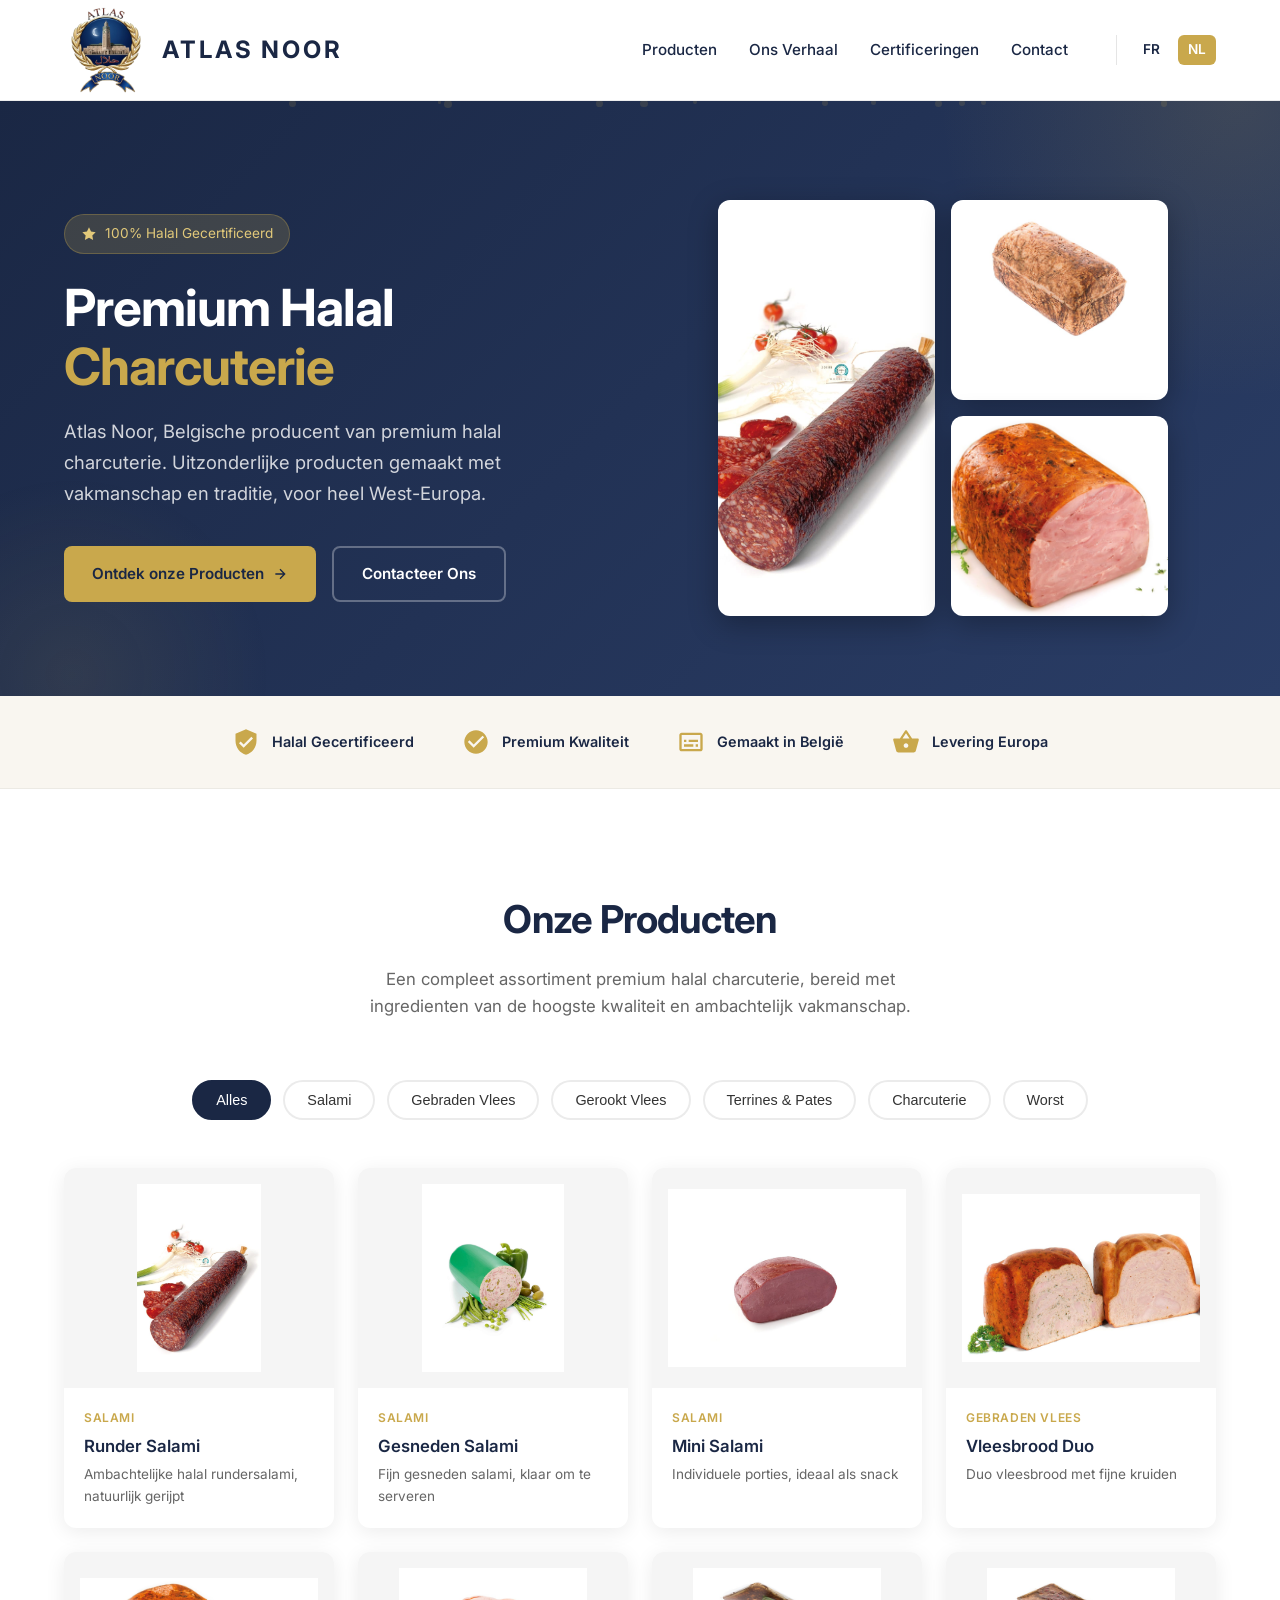
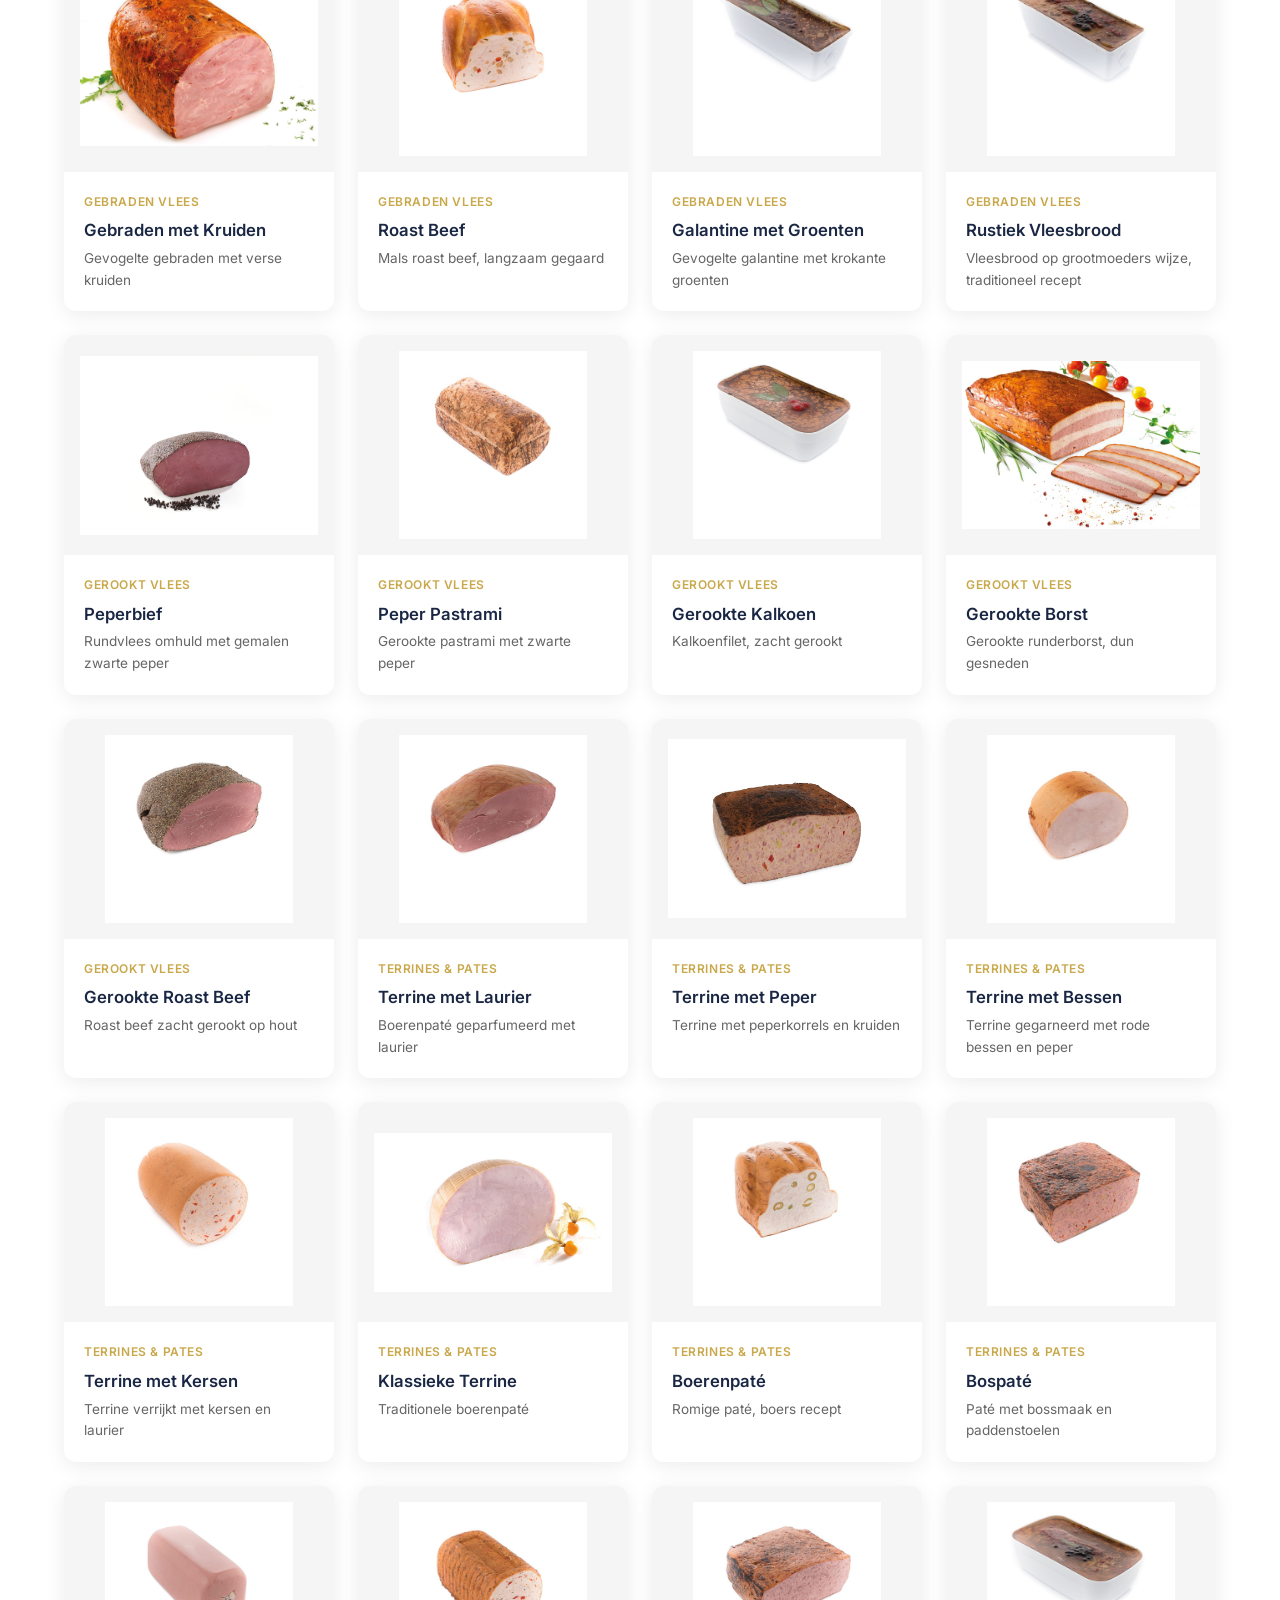
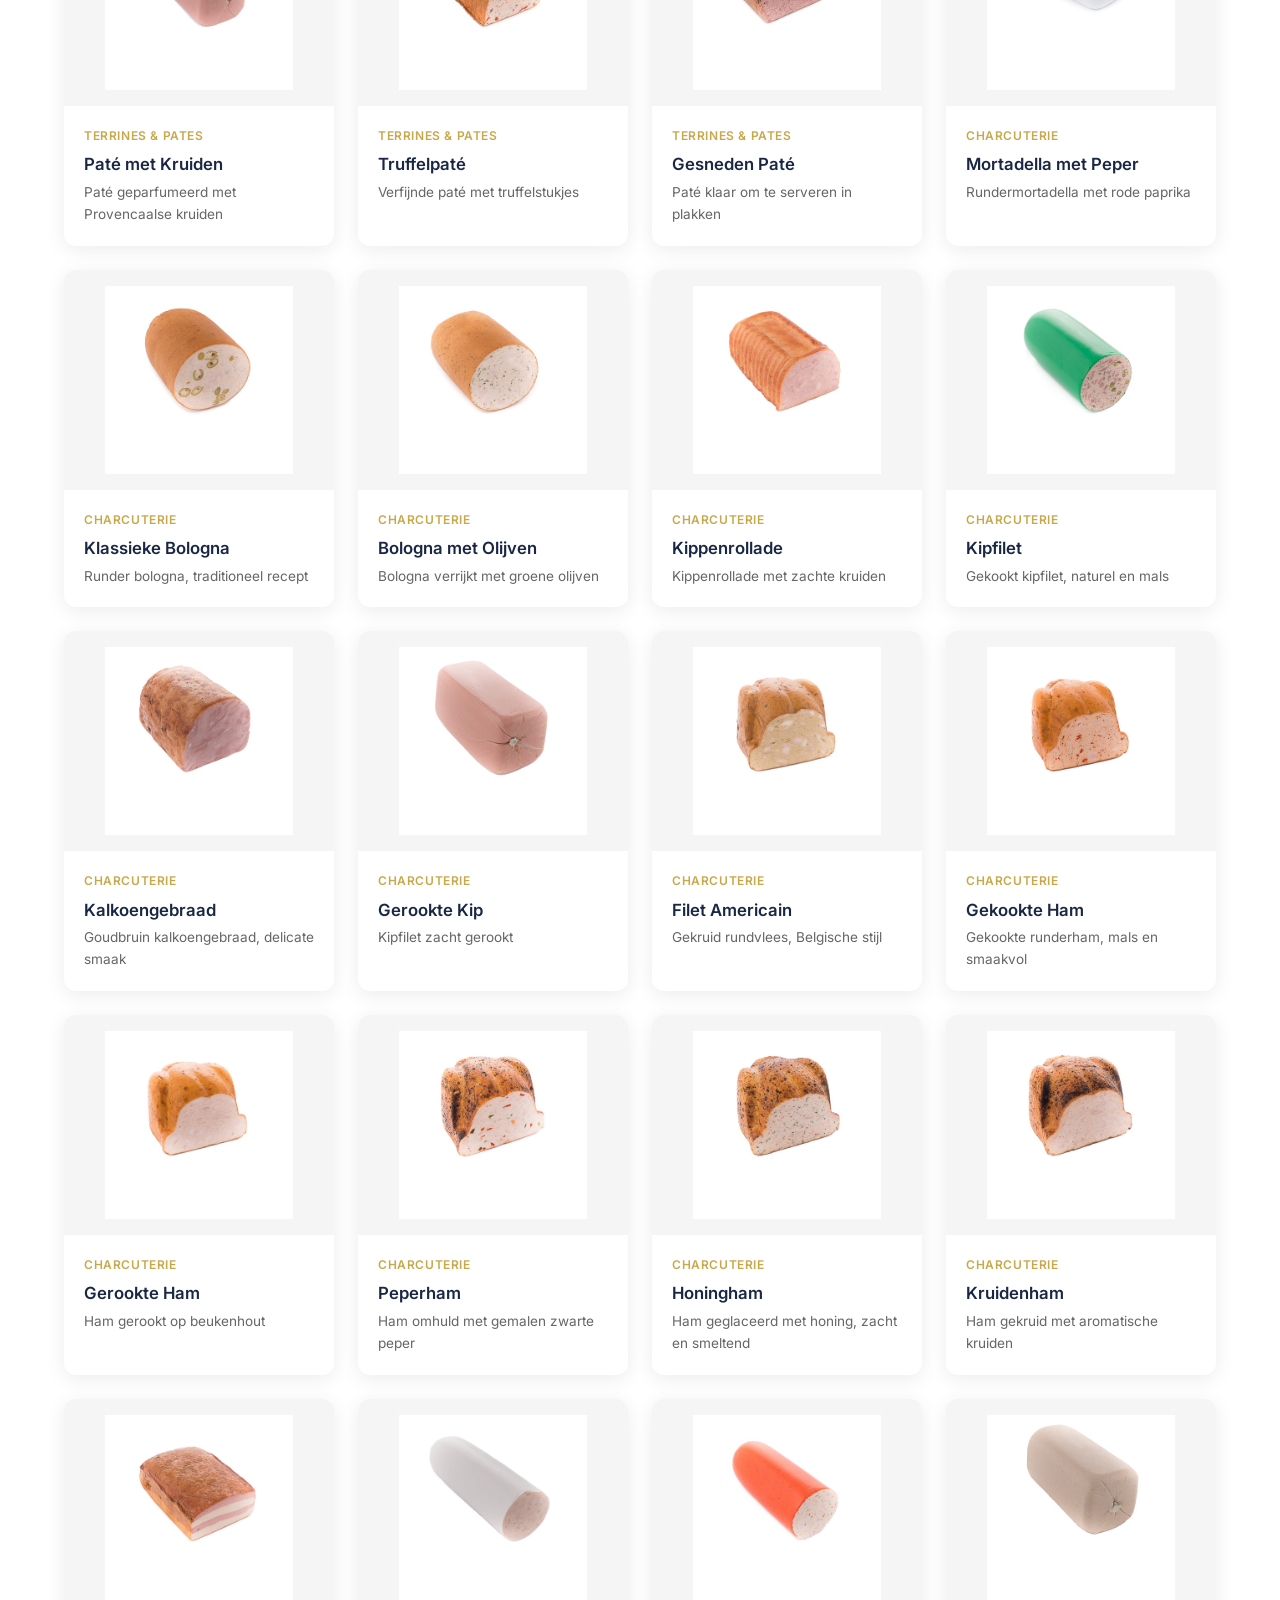
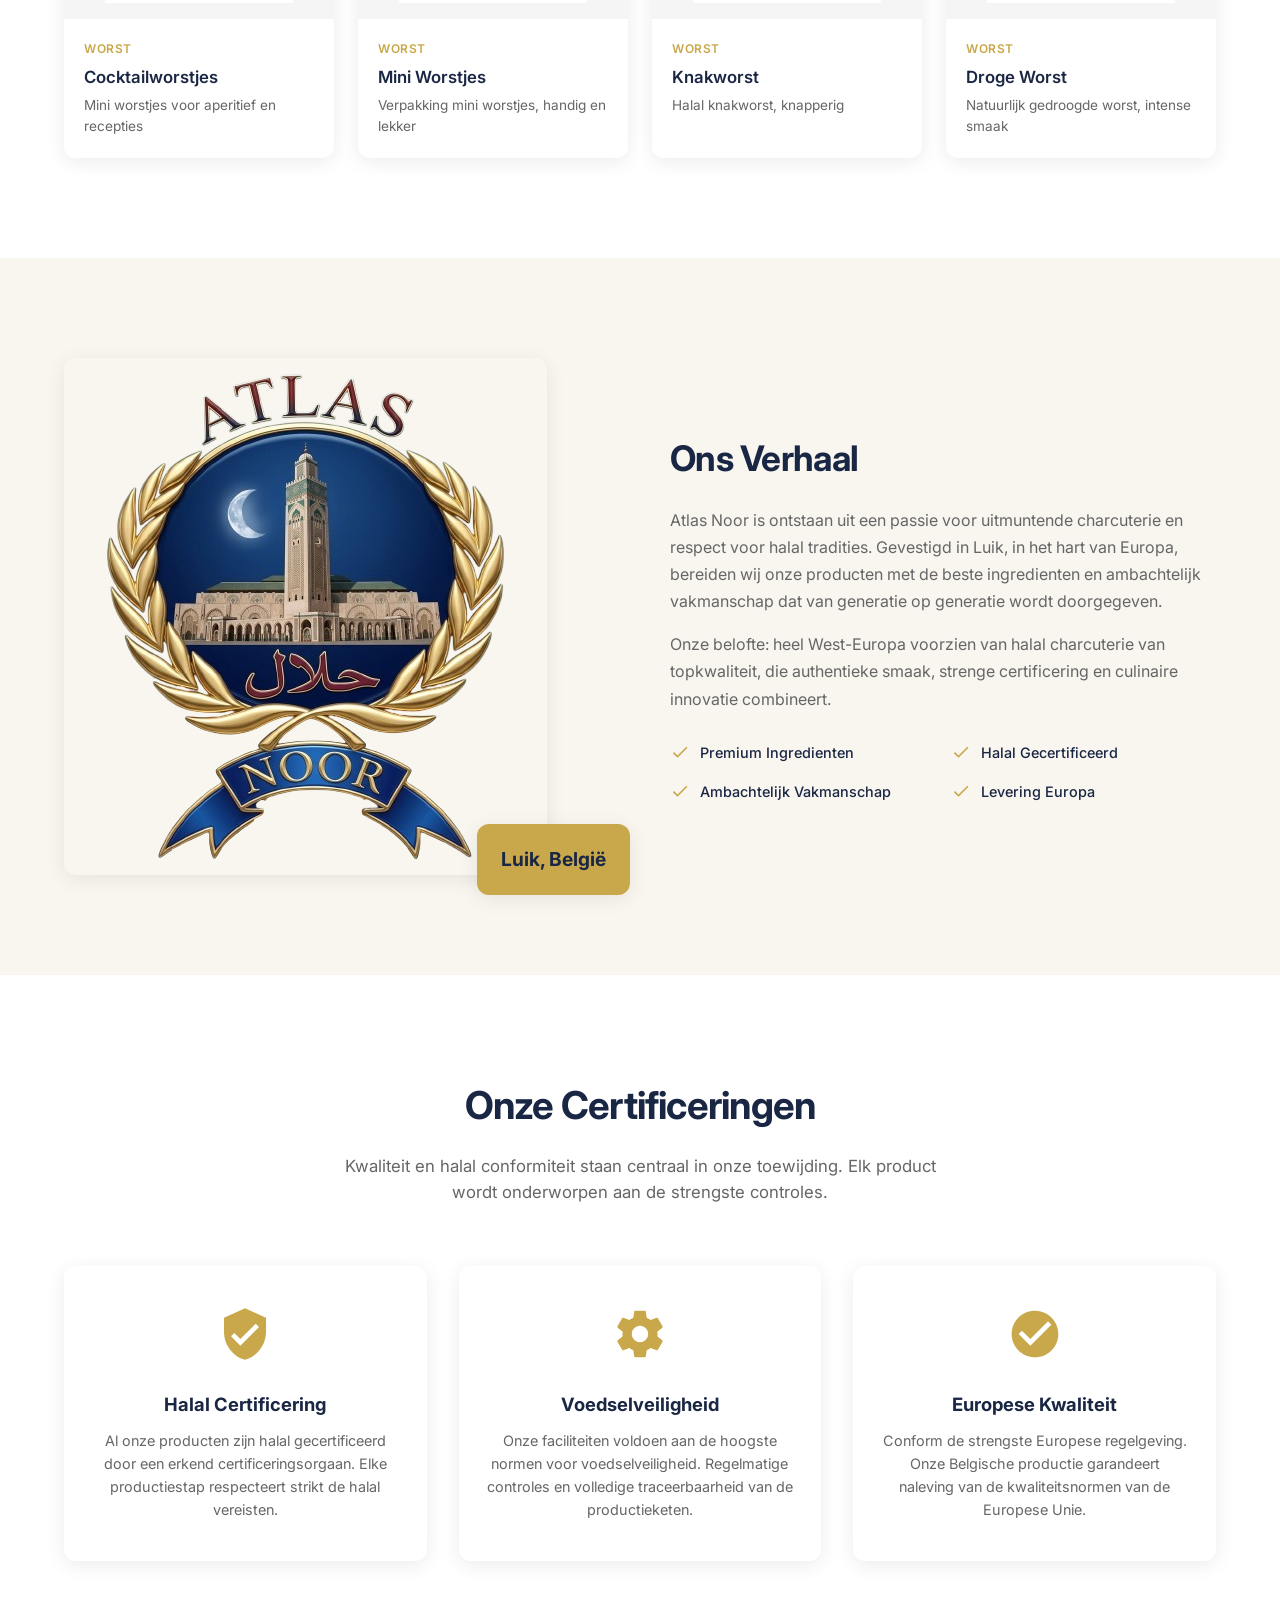
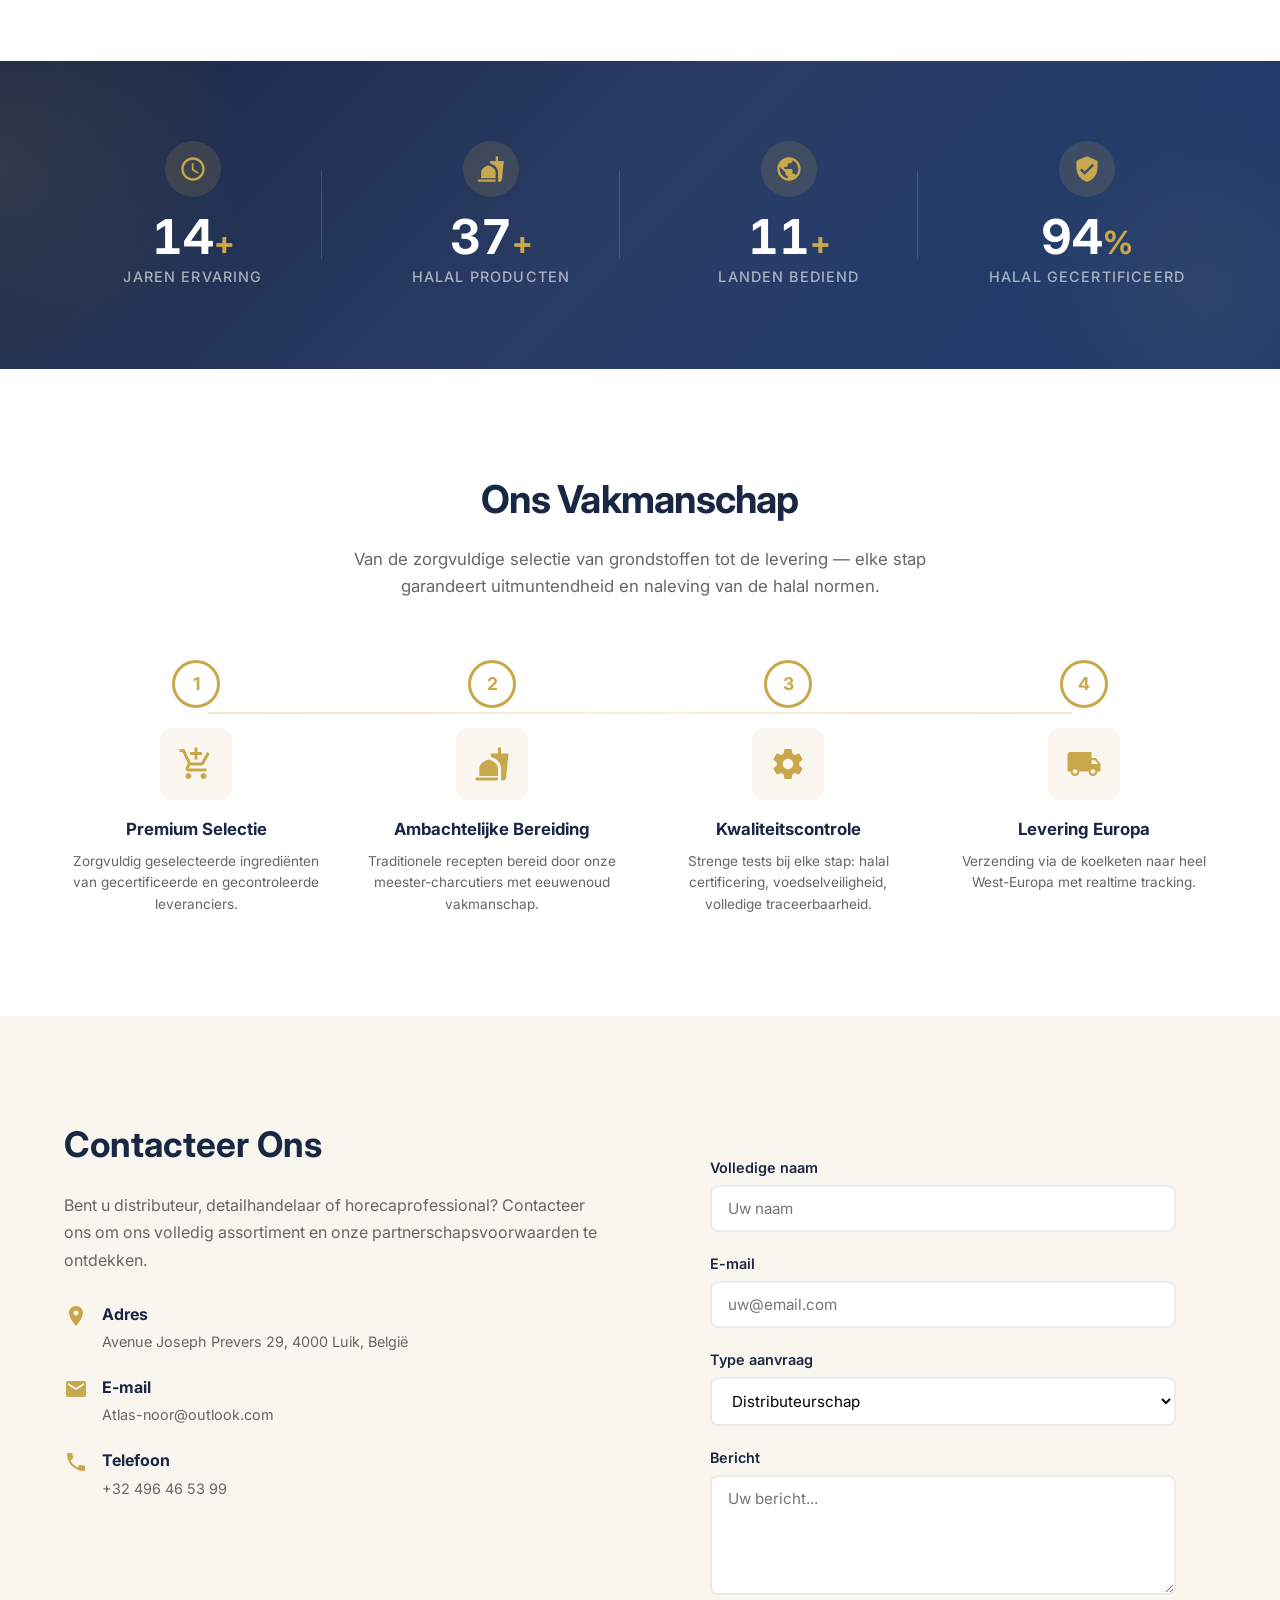
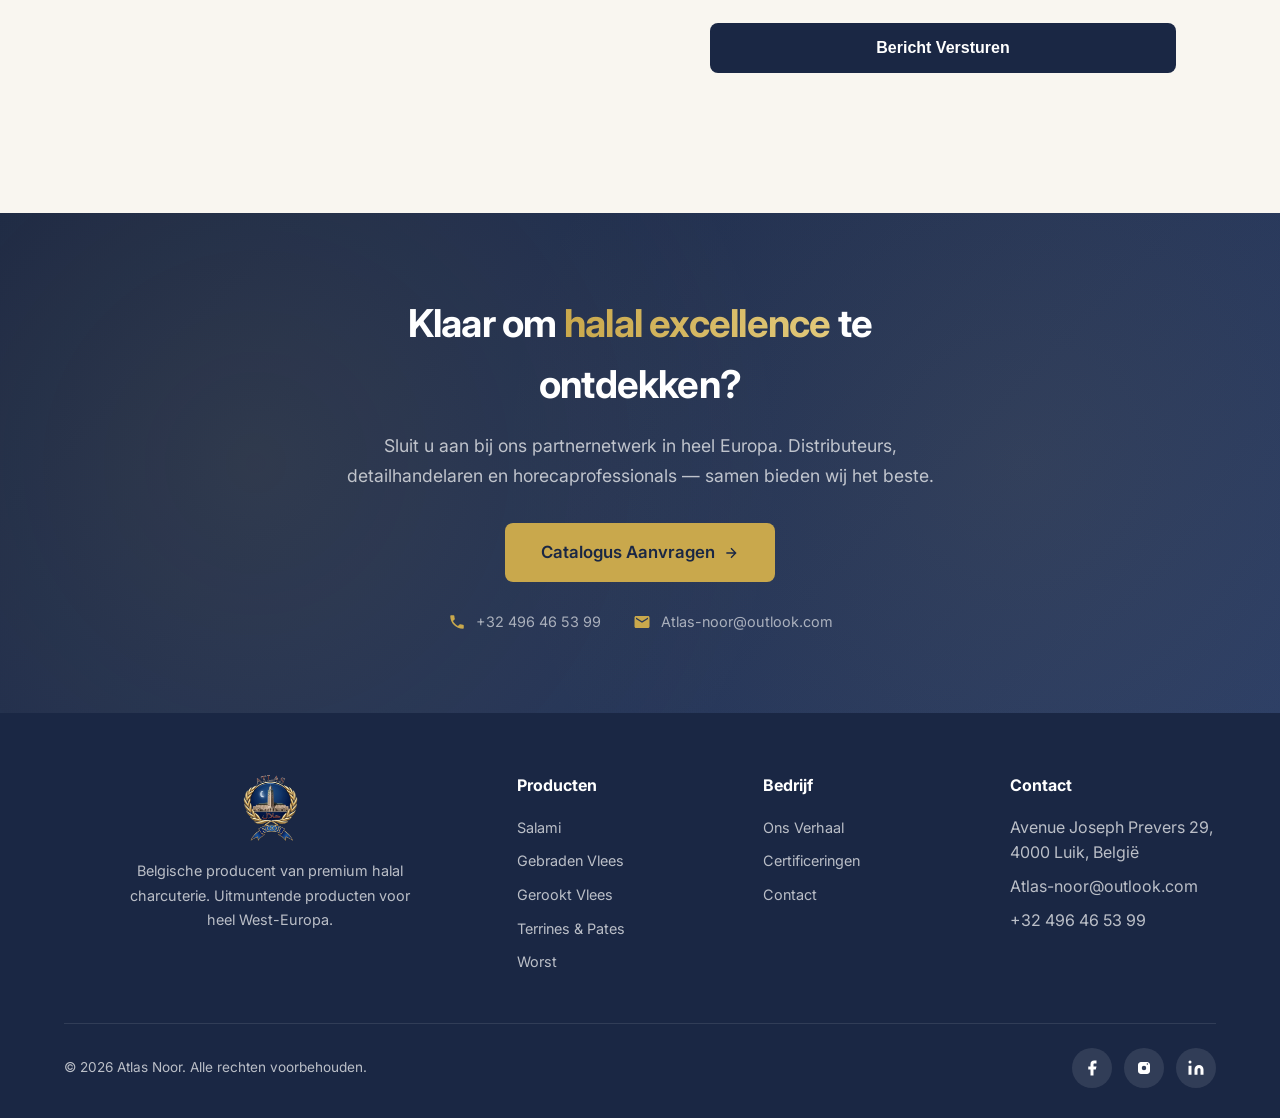
<file: site/nl/index.html>
<!DOCTYPE html>
<html lang="nl">
<head>
  <meta charset="UTF-8">
  <meta name="viewport" content="width=device-width, initial-scale=1.0">
  <title>Atlas Noor — Premium Halal Charcuterie | België</title>
  <meta name="description" content="Atlas Noor: gecertificeerde halal charcuterie van topkwaliteit, gemaakt in België. Salami, gerookt vlees, pates, terrines en worst voor heel West-Europa.">
  <meta property="og:title" content="Atlas Noor — Premium Halal Charcuterie">
  <meta property="og:description" content="Belgische producent van premium halal charcuterie. Uitmuntende producten voor heel West-Europa.">
  <meta property="og:image" content="https://di14mehdi8.github.io/atlas-noor/assets/images/og-preview.jpg">
  <meta property="og:image:width" content="600">
  <meta property="og:image:height" content="600">
  <meta property="og:type" content="website">
  <meta property="og:url" content="https://di14mehdi8.github.io/atlas-noor/nl/">
  <meta name="twitter:card" content="summary">
  <meta name="twitter:title" content="Atlas Noor — Premium Halal Charcuterie">
  <meta name="twitter:description" content="Belgische producent van premium halal charcuterie.">
  <meta name="twitter:image" content="https://di14mehdi8.github.io/atlas-noor/assets/images/og-preview.jpg">
  <link rel="apple-touch-icon" href="../assets/images/logo.png">
  <link rel="icon" type="image/png" href="../assets/images/logo.png">
  <link rel="stylesheet" href="../css/style.css">
  <link rel="preconnect" href="https://fonts.googleapis.com">
  <link href="https://fonts.googleapis.com/css2?family=Inter:wght@400;500;600;700&display=swap" rel="stylesheet">
</head>
<body>

<!-- ====== HEADER ====== -->
<header class="header">
  <nav class="nav container">
    <a href="#" class="nav__logo">
      <img src="../assets/images/logo.png" alt="Atlas Noor Logo">
      <span class="nav__logo-text">ATLAS NOOR</span>
    </a>
    <div class="nav__links" id="navLinks">
      <a href="#producten">Producten</a>
      <a href="#overzicht">Ons Verhaal</a>
      <a href="#certificeringen">Certificeringen</a>
      <a href="#contact">Contact</a>
      <div class="lang-switch">
        <a href="../fr/index.html">FR</a>
        <a href="../nl/index.html" class="active">NL</a>
      </div>
    </div>
    <div class="nav__mobile" id="navToggle" onclick="toggleMenu()">
      <span></span><span></span><span></span>
    </div>
  </nav>
</header>

<!-- ====== HERO ====== -->
<section class="hero">
  <div class="container">
    <div class="hero__particles" id="heroParticles"></div>
    <div class="hero__content">
      <div class="hero__text">
        <div class="hero__badge">
          <svg viewBox="0 0 24 24"><path d="M12 2L15.09 8.26L22 9.27L17 14.14L18.18 21.02L12 17.77L5.82 21.02L7 14.14L2 9.27L8.91 8.26L12 2Z"/></svg>
          100% Halal Gecertificeerd
        </div>
        <h1>Premium Halal <span>Charcuterie</span></h1>
        <p>Atlas Noor, Belgische producent van premium halal charcuterie. Uitzonderlijke producten gemaakt met vakmanschap en traditie, voor heel West-Europa.</p>
        <div class="hero__buttons">
          <a href="#producten" class="btn btn--primary">
            Ontdek onze Producten
            <svg width="16" height="16" viewBox="0 0 24 24" fill="none" stroke="currentColor" stroke-width="2"><path d="M5 12h14M12 5l7 7-7 7"/></svg>
          </a>
          <a href="#contact" class="btn btn--outline">Contacteer Ons</a>
        </div>
      </div>
      <div class="hero__image">
        <div class="hero__image-grid">
          <img src="../assets/images/products/salami-beef.jpg" alt="Halal runder salami Atlas Noor">
          <img src="../assets/images/products/pepper-pastrami.jpg" alt="Halal peper pastrami">
          <img src="../assets/images/products/roasted-loaf-herbs.jpg" alt="Halal vleesbrood met kruiden">
        </div>
      </div>
    </div>
  </div>
</section>

<!-- ====== TRUST BAR ====== -->
<div class="trust-bar">
  <div class="container">
    <div class="trust-bar__inner">
      <div class="trust-item">
        <svg viewBox="0 0 24 24"><path d="M12 1L3 5v6c0 5.55 3.84 10.74 9 12 5.16-1.26 9-6.45 9-12V5l-9-4zm-2 16l-4-4 1.41-1.41L10 14.17l6.59-6.59L18 9l-8 8z"/></svg>
        Halal Gecertificeerd
      </div>
      <div class="trust-item">
        <svg viewBox="0 0 24 24"><path d="M12 2C6.48 2 2 6.48 2 12s4.48 10 10 10 10-4.48 10-10S17.52 2 12 2zm-2 15l-5-5 1.41-1.41L10 14.17l7.59-7.59L19 8l-9 9z"/></svg>
        Premium Kwaliteit
      </div>
      <div class="trust-item">
        <svg viewBox="0 0 24 24"><path d="M20 4H4c-1.1 0-2 .9-2 2v12c0 1.1.9 2 2 2h16c1.1 0 2-.9 2-2V6c0-1.1-.9-2-2-2zm0 14H4V6h16v12zM6 10h2v2H6zm0 4h8v2H6zm10 0h2v2h-2zm-6-4h8v2h-8z"/></svg>
        Gemaakt in België
      </div>
      <div class="trust-item">
        <svg viewBox="0 0 24 24"><path d="M17.21 9l-4.38-6.56c-.19-.28-.51-.42-.83-.42-.32 0-.64.14-.83.43L6.79 9H2c-.55 0-1 .45-1 1 0 .09.01.18.04.27l2.54 9.27c.23.84 1 1.46 1.92 1.46h13c.92 0 1.69-.62 1.93-1.46l2.54-9.27L23 10c0-.55-.45-1-1-1h-4.79zM9 9l3-4.4L15 9H9zm3 8c-1.1 0-2-.9-2-2s.9-2 2-2 2 .9 2 2-.9 2-2 2z"/></svg>
        Levering Europa
      </div>
    </div>
  </div>
</div>

<!-- ====== PRODUCTS ====== -->
<section class="section" id="producten">
  <div class="container">
    <div class="section__header reveal">
      <h2>Onze Producten</h2>
      <p>Een compleet assortiment premium halal charcuterie, bereid met ingredienten van de hoogste kwaliteit en ambachtelijk vakmanschap.</p>
    </div>

    <div class="categories reveal">
      <button class="active" onclick="filterProducts('all', this)">Alles</button>
      <button onclick="filterProducts('salami', this)">Salami</button>
      <button onclick="filterProducts('viandes', this)">Gebraden Vlees</button>
      <button onclick="filterProducts('fumees', this)">Gerookt Vlees</button>
      <button onclick="filterProducts('terrines', this)">Terrines & Pates</button>
      <button onclick="filterProducts('charcuterie', this)">Charcuterie</button>
      <button onclick="filterProducts('saucisses', this)">Worst</button>
    </div>

    <div class="products-grid stagger-children" id="productsGrid">

      <!-- SALAMI -->
      <div class="product-card" data-category="salami">
        <div class="product-card__image">
          <img src="../assets/images/products/salami-beef.jpg" alt="Runder Salami" loading="lazy">
        </div>
        <div class="product-card__info">
          <div class="product-card__category">Salami</div>
          <div class="product-card__name">Runder Salami</div>
          <div class="product-card__desc">Ambachtelijke halal rundersalami, natuurlijk gerijpt</div>
        </div>
      </div>

      <div class="product-card" data-category="salami">
        <div class="product-card__image">
          <img src="../assets/images/products/salami-sliced.jpg" alt="Gesneden Salami" loading="lazy">
        </div>
        <div class="product-card__info">
          <div class="product-card__category">Salami</div>
          <div class="product-card__name">Gesneden Salami</div>
          <div class="product-card__desc">Fijn gesneden salami, klaar om te serveren</div>
        </div>
      </div>

      <div class="product-card" data-category="salami">
        <div class="product-card__image">
          <img src="../assets/images/products/salami-mini.jpg" alt="Mini Salami" loading="lazy">
        </div>
        <div class="product-card__info">
          <div class="product-card__category">Salami</div>
          <div class="product-card__name">Mini Salami</div>
          <div class="product-card__desc">Individuele porties, ideaal als snack</div>
        </div>
      </div>

      <!-- GEBRADEN VLEES -->
      <div class="product-card" data-category="viandes">
        <div class="product-card__image">
          <img src="../assets/images/products/roasted-loaf-duo.jpg" alt="Vleesbrood Duo" loading="lazy">
        </div>
        <div class="product-card__info">
          <div class="product-card__category">Gebraden Vlees</div>
          <div class="product-card__name">Vleesbrood Duo</div>
          <div class="product-card__desc">Duo vleesbrood met fijne kruiden</div>
        </div>
      </div>

      <div class="product-card" data-category="viandes">
        <div class="product-card__image">
          <img src="../assets/images/products/roasted-loaf-herbs.jpg" alt="Gebraden met Kruiden" loading="lazy">
        </div>
        <div class="product-card__info">
          <div class="product-card__category">Gebraden Vlees</div>
          <div class="product-card__name">Gebraden met Kruiden</div>
          <div class="product-card__desc">Gevogelte gebraden met verse kruiden</div>
        </div>
      </div>

      <div class="product-card" data-category="viandes">
        <div class="product-card__image">
          <img src="../assets/images/products/roast-beef.jpg" alt="Roast Beef" loading="lazy">
        </div>
        <div class="product-card__info">
          <div class="product-card__category">Gebraden Vlees</div>
          <div class="product-card__name">Roast Beef</div>
          <div class="product-card__desc">Mals roast beef, langzaam gegaard</div>
        </div>
      </div>

      <div class="product-card" data-category="viandes">
        <div class="product-card__image">
          <img src="../assets/images/products/galantine-vegetables.jpg" alt="Galantine met Groenten" loading="lazy">
        </div>
        <div class="product-card__info">
          <div class="product-card__category">Gebraden Vlees</div>
          <div class="product-card__name">Galantine met Groenten</div>
          <div class="product-card__desc">Gevogelte galantine met krokante groenten</div>
        </div>
      </div>

      <div class="product-card" data-category="viandes">
        <div class="product-card__image">
          <img src="../assets/images/products/meatloaf-rustic.jpg" alt="Rustiek Vleesbrood" loading="lazy">
        </div>
        <div class="product-card__info">
          <div class="product-card__category">Gebraden Vlees</div>
          <div class="product-card__name">Rustiek Vleesbrood</div>
          <div class="product-card__desc">Vleesbrood op grootmoeders wijze, traditioneel recept</div>
        </div>
      </div>

      <!-- GEROOKT VLEES -->
      <div class="product-card" data-category="fumees">
        <div class="product-card__image">
          <img src="../assets/images/products/pepper-beef-large.jpg" alt="Peperbief" loading="lazy">
        </div>
        <div class="product-card__info">
          <div class="product-card__category">Gerookt Vlees</div>
          <div class="product-card__name">Peperbief</div>
          <div class="product-card__desc">Rundvlees omhuld met gemalen zwarte peper</div>
        </div>
      </div>

      <div class="product-card" data-category="fumees">
        <div class="product-card__image">
          <img src="../assets/images/products/pepper-pastrami.jpg" alt="Peper Pastrami" loading="lazy">
        </div>
        <div class="product-card__info">
          <div class="product-card__category">Gerookt Vlees</div>
          <div class="product-card__name">Peper Pastrami</div>
          <div class="product-card__desc">Gerookte pastrami met zwarte peper</div>
        </div>
      </div>

      <div class="product-card" data-category="fumees">
        <div class="product-card__image">
          <img src="../assets/images/products/smoked-turkey.jpg" alt="Gerookte Kalkoen" loading="lazy">
        </div>
        <div class="product-card__info">
          <div class="product-card__category">Gerookt Vlees</div>
          <div class="product-card__name">Gerookte Kalkoen</div>
          <div class="product-card__desc">Kalkoenfilet, zacht gerookt</div>
        </div>
      </div>

      <div class="product-card" data-category="fumees">
        <div class="product-card__image">
          <img src="../assets/images/products/smoked-layered.jpg" alt="Gerookte Borst" loading="lazy">
        </div>
        <div class="product-card__info">
          <div class="product-card__category">Gerookt Vlees</div>
          <div class="product-card__name">Gerookte Borst</div>
          <div class="product-card__desc">Gerookte runderborst, dun gesneden</div>
        </div>
      </div>

      <div class="product-card" data-category="fumees">
        <div class="product-card__image">
          <img src="../assets/images/products/roast-beef-smoked.jpg" alt="Gerookte Roast Beef" loading="lazy">
        </div>
        <div class="product-card__info">
          <div class="product-card__category">Gerookt Vlees</div>
          <div class="product-card__name">Gerookte Roast Beef</div>
          <div class="product-card__desc">Roast beef zacht gerookt op hout</div>
        </div>
      </div>

      <!-- TERRINES & PATES -->
      <div class="product-card" data-category="terrines">
        <div class="product-card__image">
          <img src="../assets/images/products/terrine-bay-leaf.jpg" alt="Terrine met Laurier" loading="lazy">
        </div>
        <div class="product-card__info">
          <div class="product-card__category">Terrines & Pates</div>
          <div class="product-card__name">Terrine met Laurier</div>
          <div class="product-card__desc">Boerenpaté geparfumeerd met laurier</div>
        </div>
      </div>

      <div class="product-card" data-category="terrines">
        <div class="product-card__image">
          <img src="../assets/images/products/terrine-pepper.jpg" alt="Terrine met Peper" loading="lazy">
        </div>
        <div class="product-card__info">
          <div class="product-card__category">Terrines & Pates</div>
          <div class="product-card__name">Terrine met Peper</div>
          <div class="product-card__desc">Terrine met peperkorrels en kruiden</div>
        </div>
      </div>

      <div class="product-card" data-category="terrines">
        <div class="product-card__image">
          <img src="../assets/images/products/terrine-berries.jpg" alt="Terrine met Bessen" loading="lazy">
        </div>
        <div class="product-card__info">
          <div class="product-card__category">Terrines & Pates</div>
          <div class="product-card__name">Terrine met Bessen</div>
          <div class="product-card__desc">Terrine gegarneerd met rode bessen en peper</div>
        </div>
      </div>

      <div class="product-card" data-category="terrines">
        <div class="product-card__image">
          <img src="../assets/images/products/terrine-cherry.jpg" alt="Terrine met Kersen" loading="lazy">
        </div>
        <div class="product-card__info">
          <div class="product-card__category">Terrines & Pates</div>
          <div class="product-card__name">Terrine met Kersen</div>
          <div class="product-card__desc">Terrine verrijkt met kersen en laurier</div>
        </div>
      </div>

      <div class="product-card" data-category="terrines">
        <div class="product-card__image">
          <img src="../assets/images/products/terrine-classic.jpg" alt="Klassieke Terrine" loading="lazy">
        </div>
        <div class="product-card__info">
          <div class="product-card__category">Terrines & Pates</div>
          <div class="product-card__name">Klassieke Terrine</div>
          <div class="product-card__desc">Traditionele boerenpaté</div>
        </div>
      </div>

      <div class="product-card" data-category="terrines">
        <div class="product-card__image">
          <img src="../assets/images/products/pate-country.jpg" alt="Boerenpaté" loading="lazy">
        </div>
        <div class="product-card__info">
          <div class="product-card__category">Terrines & Pates</div>
          <div class="product-card__name">Boerenpaté</div>
          <div class="product-card__desc">Romige paté, boers recept</div>
        </div>
      </div>

      <div class="product-card" data-category="terrines">
        <div class="product-card__image">
          <img src="../assets/images/products/pate-forestier.jpg" alt="Bospaté" loading="lazy">
        </div>
        <div class="product-card__info">
          <div class="product-card__category">Terrines & Pates</div>
          <div class="product-card__name">Bospaté</div>
          <div class="product-card__desc">Paté met bossmaak en paddenstoelen</div>
        </div>
      </div>

      <div class="product-card" data-category="terrines">
        <div class="product-card__image">
          <img src="../assets/images/products/pate-herb.jpg" alt="Paté met Kruiden" loading="lazy">
        </div>
        <div class="product-card__info">
          <div class="product-card__category">Terrines & Pates</div>
          <div class="product-card__name">Paté met Kruiden</div>
          <div class="product-card__desc">Paté geparfumeerd met Provencaalse kruiden</div>
        </div>
      </div>

      <div class="product-card" data-category="terrines">
        <div class="product-card__image">
          <img src="../assets/images/products/pate-truffle.jpg" alt="Truffelpaté" loading="lazy">
        </div>
        <div class="product-card__info">
          <div class="product-card__category">Terrines & Pates</div>
          <div class="product-card__name">Truffelpaté</div>
          <div class="product-card__desc">Verfijnde paté met truffelstukjes</div>
        </div>
      </div>

      <div class="product-card" data-category="terrines">
        <div class="product-card__image">
          <img src="../assets/images/products/pate-sliced.jpg" alt="Gesneden Paté" loading="lazy">
        </div>
        <div class="product-card__info">
          <div class="product-card__category">Terrines & Pates</div>
          <div class="product-card__name">Gesneden Paté</div>
          <div class="product-card__desc">Paté klaar om te serveren in plakken</div>
        </div>
      </div>

      <!-- CHARCUTERIE -->
      <div class="product-card" data-category="charcuterie">
        <div class="product-card__image">
          <img src="../assets/images/products/mortadella-pepper.jpg" alt="Mortadella met Peper" loading="lazy">
        </div>
        <div class="product-card__info">
          <div class="product-card__category">Charcuterie</div>
          <div class="product-card__name">Mortadella met Peper</div>
          <div class="product-card__desc">Rundermortadella met rode paprika</div>
        </div>
      </div>

      <div class="product-card" data-category="charcuterie">
        <div class="product-card__image">
          <img src="../assets/images/products/bologna-classic.jpg" alt="Klassieke Bologna" loading="lazy">
        </div>
        <div class="product-card__info">
          <div class="product-card__category">Charcuterie</div>
          <div class="product-card__name">Klassieke Bologna</div>
          <div class="product-card__desc">Runder bologna, traditioneel recept</div>
        </div>
      </div>

      <div class="product-card" data-category="charcuterie">
        <div class="product-card__image">
          <img src="../assets/images/products/bologna-olive.jpg" alt="Bologna met Olijven" loading="lazy">
        </div>
        <div class="product-card__info">
          <div class="product-card__category">Charcuterie</div>
          <div class="product-card__name">Bologna met Olijven</div>
          <div class="product-card__desc">Bologna verrijkt met groene olijven</div>
        </div>
      </div>

      <div class="product-card" data-category="charcuterie">
        <div class="product-card__image">
          <img src="../assets/images/products/chicken-roll.jpg" alt="Kippenrollade" loading="lazy">
        </div>
        <div class="product-card__info">
          <div class="product-card__category">Charcuterie</div>
          <div class="product-card__name">Kippenrollade</div>
          <div class="product-card__desc">Kippenrollade met zachte kruiden</div>
        </div>
      </div>

      <div class="product-card" data-category="charcuterie">
        <div class="product-card__image">
          <img src="../assets/images/products/chicken-breast.jpg" alt="Kipfilet" loading="lazy">
        </div>
        <div class="product-card__info">
          <div class="product-card__category">Charcuterie</div>
          <div class="product-card__name">Kipfilet</div>
          <div class="product-card__desc">Gekookt kipfilet, naturel en mals</div>
        </div>
      </div>

      <div class="product-card" data-category="charcuterie">
        <div class="product-card__image">
          <img src="../assets/images/products/turkey-roast.jpg" alt="Kalkoengebraad" loading="lazy">
        </div>
        <div class="product-card__info">
          <div class="product-card__category">Charcuterie</div>
          <div class="product-card__name">Kalkoengebraad</div>
          <div class="product-card__desc">Goudbruin kalkoengebraad, delicate smaak</div>
        </div>
      </div>

      <div class="product-card" data-category="charcuterie">
        <div class="product-card__image">
          <img src="../assets/images/products/chicken-smoked.jpg" alt="Gerookte Kip" loading="lazy">
        </div>
        <div class="product-card__info">
          <div class="product-card__category">Charcuterie</div>
          <div class="product-card__name">Gerookte Kip</div>
          <div class="product-card__desc">Kipfilet zacht gerookt</div>
        </div>
      </div>

      <div class="product-card" data-category="charcuterie">
        <div class="product-card__image">
          <img src="../assets/images/products/filet-americain.jpg" alt="Filet Americain" loading="lazy">
        </div>
        <div class="product-card__info">
          <div class="product-card__category">Charcuterie</div>
          <div class="product-card__name">Filet Americain</div>
          <div class="product-card__desc">Gekruid rundvlees, Belgische stijl</div>
        </div>
      </div>

      <div class="product-card" data-category="charcuterie">
        <div class="product-card__image">
          <img src="../assets/images/products/ham-cooked.jpg" alt="Gekookte Ham" loading="lazy">
        </div>
        <div class="product-card__info">
          <div class="product-card__category">Charcuterie</div>
          <div class="product-card__name">Gekookte Ham</div>
          <div class="product-card__desc">Gekookte runderham, mals en smaakvol</div>
        </div>
      </div>

      <div class="product-card" data-category="charcuterie">
        <div class="product-card__image">
          <img src="../assets/images/products/ham-smoked.jpg" alt="Gerookte Ham" loading="lazy">
        </div>
        <div class="product-card__info">
          <div class="product-card__category">Charcuterie</div>
          <div class="product-card__name">Gerookte Ham</div>
          <div class="product-card__desc">Ham gerookt op beukenhout</div>
        </div>
      </div>

      <div class="product-card" data-category="charcuterie">
        <div class="product-card__image">
          <img src="../assets/images/products/ham-pepper.jpg" alt="Peperham" loading="lazy">
        </div>
        <div class="product-card__info">
          <div class="product-card__category">Charcuterie</div>
          <div class="product-card__name">Peperham</div>
          <div class="product-card__desc">Ham omhuld met gemalen zwarte peper</div>
        </div>
      </div>

      <div class="product-card" data-category="charcuterie">
        <div class="product-card__image">
          <img src="../assets/images/products/ham-honey.jpg" alt="Honingham" loading="lazy">
        </div>
        <div class="product-card__info">
          <div class="product-card__category">Charcuterie</div>
          <div class="product-card__name">Honingham</div>
          <div class="product-card__desc">Ham geglaceerd met honing, zacht en smeltend</div>
        </div>
      </div>

      <div class="product-card" data-category="charcuterie">
        <div class="product-card__image">
          <img src="../assets/images/products/ham-herb.jpg" alt="Kruidenham" loading="lazy">
        </div>
        <div class="product-card__info">
          <div class="product-card__category">Charcuterie</div>
          <div class="product-card__name">Kruidenham</div>
          <div class="product-card__desc">Ham gekruid met aromatische kruiden</div>
        </div>
      </div>

      <!-- WORST -->
      <div class="product-card" data-category="saucisses">
        <div class="product-card__image">
          <img src="../assets/images/products/sausage-cocktail.jpg" alt="Cocktailworstjes" loading="lazy">
        </div>
        <div class="product-card__info">
          <div class="product-card__category">Worst</div>
          <div class="product-card__name">Cocktailworstjes</div>
          <div class="product-card__desc">Mini worstjes voor aperitief en recepties</div>
        </div>
      </div>

      <div class="product-card" data-category="saucisses">
        <div class="product-card__image">
          <img src="../assets/images/products/sausage-mini-pack.jpg" alt="Mini Worstjes" loading="lazy">
        </div>
        <div class="product-card__info">
          <div class="product-card__category">Worst</div>
          <div class="product-card__name">Mini Worstjes</div>
          <div class="product-card__desc">Verpakking mini worstjes, handig en lekker</div>
        </div>
      </div>

      <div class="product-card" data-category="saucisses">
        <div class="product-card__image">
          <img src="../assets/images/products/sausage-frankfurter.jpg" alt="Knakworst" loading="lazy">
        </div>
        <div class="product-card__info">
          <div class="product-card__category">Worst</div>
          <div class="product-card__name">Knakworst</div>
          <div class="product-card__desc">Halal knakworst, knapperig</div>
        </div>
      </div>

      <div class="product-card" data-category="saucisses">
        <div class="product-card__image">
          <img src="../assets/images/products/sausage-dried.jpg" alt="Droge Worst" loading="lazy">
        </div>
        <div class="product-card__info">
          <div class="product-card__category">Worst</div>
          <div class="product-card__name">Droge Worst</div>
          <div class="product-card__desc">Natuurlijk gedroogde worst, intense smaak</div>
        </div>
      </div>

    </div>
  </div>
</section>

<!-- ====== ABOUT ====== -->
<section class="section section--cream" id="overzicht">
  <div class="container">
    <div class="about__content">
      <div class="about__image reveal-left">
        <img src="../assets/images/logo.png" alt="Atlas Noor Logo">
        <div class="about__image-badge">Luik, België</div>
      </div>
      <div class="about__text reveal-right">
        <h2>Ons Verhaal</h2>
        <p>Atlas Noor is ontstaan uit een passie voor uitmuntende charcuterie en respect voor halal tradities. Gevestigd in Luik, in het hart van Europa, bereiden wij onze producten met de beste ingredienten en ambachtelijk vakmanschap dat van generatie op generatie wordt doorgegeven.</p>
        <p>Onze belofte: heel West-Europa voorzien van halal charcuterie van topkwaliteit, die authentieke smaak, strenge certificering en culinaire innovatie combineert.</p>
        <div class="about__features">
          <div class="about__feature">
            <svg viewBox="0 0 24 24"><path d="M9 16.17L4.83 12l-1.42 1.41L9 19 21 7l-1.41-1.41z"/></svg>
            Premium Ingredienten
          </div>
          <div class="about__feature">
            <svg viewBox="0 0 24 24"><path d="M9 16.17L4.83 12l-1.42 1.41L9 19 21 7l-1.41-1.41z"/></svg>
            Halal Gecertificeerd
          </div>
          <div class="about__feature">
            <svg viewBox="0 0 24 24"><path d="M9 16.17L4.83 12l-1.42 1.41L9 19 21 7l-1.41-1.41z"/></svg>
            Ambachtelijk Vakmanschap
          </div>
          <div class="about__feature">
            <svg viewBox="0 0 24 24"><path d="M9 16.17L4.83 12l-1.42 1.41L9 19 21 7l-1.41-1.41z"/></svg>
            Levering Europa
          </div>
        </div>
      </div>
    </div>
  </div>
</section>

<!-- ====== CERTIFICATIONS ====== -->
<section class="section" id="certificeringen">
  <div class="container">
    <div class="section__header reveal">
      <h2>Onze Certificeringen</h2>
      <p>Kwaliteit en halal conformiteit staan centraal in onze toewijding. Elk product wordt onderworpen aan de strengste controles.</p>
    </div>
    <div class="cert__content stagger-children">
      <div class="cert-card">
        <svg viewBox="0 0 24 24"><path d="M12 1L3 5v6c0 5.55 3.84 10.74 9 12 5.16-1.26 9-6.45 9-12V5l-9-4zm-2 16l-4-4 1.41-1.41L10 14.17l6.59-6.59L18 9l-8 8z"/></svg>
        <h3>Halal Certificering</h3>
        <p>Al onze producten zijn halal gecertificeerd door een erkend certificeringsorgaan. Elke productiestap respecteert strikt de halal vereisten.</p>
      </div>
      <div class="cert-card">
        <svg viewBox="0 0 24 24"><path d="M19.43 12.98c.04-.32.07-.64.07-.98s-.03-.66-.07-.98l2.11-1.65c.19-.15.24-.42.12-.64l-2-3.46c-.12-.22-.39-.3-.61-.22l-2.49 1c-.52-.4-1.08-.73-1.69-.98l-.38-2.65C14.46 2.18 14.25 2 14 2h-4c-.25 0-.46.18-.49.42l-.38 2.65c-.61.25-1.17.59-1.69.98l-2.49-1c-.23-.09-.49 0-.61.22l-2 3.46c-.13.22-.07.49.12.64l2.11 1.65c-.04.32-.07.65-.07.98s.03.66.07.98l-2.11 1.65c-.19.15-.24.42-.12.64l2 3.46c.12.22.39.3.61.22l2.49-1c.52.4 1.08.73 1.69.98l.38 2.65c.03.24.24.42.49.42h4c.25 0 .46-.18.49-.42l.38-2.65c.61-.25 1.17-.59 1.69-.98l2.49 1c.23.09.49 0 .61-.22l2-3.46c.12-.22.07-.49-.12-.64l-2.11-1.65zM12 15.5c-1.93 0-3.5-1.57-3.5-3.5s1.57-3.5 3.5-3.5 3.5 1.57 3.5 3.5-1.57 3.5-3.5 3.5z"/></svg>
        <h3>Voedselveiligheid</h3>
        <p>Onze faciliteiten voldoen aan de hoogste normen voor voedselveiligheid. Regelmatige controles en volledige traceerbaarheid van de productieketen.</p>
      </div>
      <div class="cert-card">
        <svg viewBox="0 0 24 24"><path d="M12 2C6.48 2 2 6.48 2 12s4.48 10 10 10 10-4.48 10-10S17.52 2 12 2zm-2 15l-5-5 1.41-1.41L10 14.17l7.59-7.59L19 8l-9 9z"/></svg>
        <h3>Europese Kwaliteit</h3>
        <p>Conform de strengste Europese regelgeving. Onze Belgische productie garandeert naleving van de kwaliteitsnormen van de Europese Unie.</p>
      </div>
    </div>
  </div>
</section>

<!-- ====== STATS COUNTER ====== -->
<section class="stats" id="statsSection">
  <div class="container">
    <div class="stats__grid">
      <div class="stat-item">
        <div class="stat-item__icon">
          <svg viewBox="0 0 24 24"><path d="M11.99 2C6.47 2 2 6.48 2 12s4.47 10 9.99 10C17.52 22 22 17.52 22 12S17.52 2 11.99 2zM12 20c-4.42 0-8-3.58-8-8s3.58-8 8-8 8 3.58 8 8-3.58 8-8 8zm.5-13H11v6l5.25 3.15.75-1.23-4.5-2.67z"/></svg>
        </div>
        <div class="stat-item__number"><span class="counter" data-target="15">0</span><span class="counter-suffix">+</span></div>
        <div class="stat-item__label">Jaren ervaring</div>
      </div>
      <div class="stat-item">
        <div class="stat-item__icon">
          <svg viewBox="0 0 24 24"><path d="M18.06 22.99h1.66c.84 0 1.53-.64 1.63-1.46L23 5.05h-5V1h-1.97v4.05h-4.97l.3 2.34c1.71.47 3.31 1.32 4.27 2.26 1.44 1.42 2.43 2.89 2.43 5.29v8.05zM1 21.99V21h15.03v.99c0 .55-.45 1-1.01 1H2.01c-.56 0-1.01-.45-1.01-1zm15.03-7c0-4.47-6.25-6-6.25-6s-6.25 1.53-6.25 6v5h12.5v-5z"/></svg>
        </div>
        <div class="stat-item__number"><span class="counter" data-target="40">0</span><span class="counter-suffix">+</span></div>
        <div class="stat-item__label">Halal producten</div>
      </div>
      <div class="stat-item">
        <div class="stat-item__icon">
          <svg viewBox="0 0 24 24"><path d="M12 2C6.48 2 2 6.48 2 12s4.48 10 10 10 10-4.48 10-10S17.52 2 12 2zm-1 17.93c-3.95-.49-7-3.85-7-7.93 0-.62.08-1.21.21-1.79L9 15v1c0 1.1.9 2 2 2v1.93zm6.9-2.54c-.26-.81-1-1.39-1.9-1.39h-1v-3c0-.55-.45-1-1-1H8v-2h2c.55 0 1-.45 1-1V7h2c1.1 0 2-.9 2-2v-.41c2.93 1.19 5 4.06 5 7.41 0 2.08-.8 3.97-2.1 5.39z"/></svg>
        </div>
        <div class="stat-item__number"><span class="counter" data-target="12">0</span><span class="counter-suffix">+</span></div>
        <div class="stat-item__label">Landen bediend</div>
      </div>
      <div class="stat-item">
        <div class="stat-item__icon">
          <svg viewBox="0 0 24 24"><path d="M12 1L3 5v6c0 5.55 3.84 10.74 9 12 5.16-1.26 9-6.45 9-12V5l-9-4zm-2 16l-4-4 1.41-1.41L10 14.17l6.59-6.59L18 9l-8 8z"/></svg>
        </div>
        <div class="stat-item__number"><span class="counter" data-target="100">0</span><span class="counter-suffix">%</span></div>
        <div class="stat-item__label">Halal gecertificeerd</div>
      </div>
    </div>
  </div>
</section>

<!-- ====== PROCESS ====== -->
<section class="section" id="proces">
  <div class="container">
    <div class="section__header reveal">
      <h2>Ons Vakmanschap</h2>
      <p>Van de zorgvuldige selectie van grondstoffen tot de levering — elke stap garandeert uitmuntendheid en naleving van de halal normen.</p>
    </div>
    <div class="process__grid stagger-children">
      <div class="process-step">
        <div class="process-step__number">1</div>
        <div class="process-step__icon">
          <svg viewBox="0 0 24 24"><path d="M11 9h2V6h3V4h-3V1h-2v3H8v2h3v3zm-4 9c-1.1 0-1.99.9-1.99 2S5.9 22 7 22s2-.9 2-2-.9-2-2-2zm10 0c-1.1 0-1.99.9-1.99 2s.89 2 1.99 2 2-.9 2-2-.9-2-2-2zm-9.83-3.25l.03-.12.9-1.63h7.45c.75 0 1.41-.41 1.75-1.03l3.86-7.01L19.42 4h-.01l-1.1 2-2.76 5H8.53l-.13-.27L6.16 6l-.95-2-.94-2H1v2h2l3.6 7.59-1.35 2.45c-.16.28-.25.61-.25.96 0 1.1.9 2 2 2h12v-2H7.42c-.14 0-.25-.11-.25-.25z"/></svg>
        </div>
        <h3>Premium Selectie</h3>
        <p>Zorgvuldig geselecteerde ingrediënten van gecertificeerde en gecontroleerde leveranciers.</p>
      </div>
      <div class="process-step">
        <div class="process-step__number">2</div>
        <div class="process-step__icon">
          <svg viewBox="0 0 24 24"><path d="M18.06 22.99h1.66c.84 0 1.53-.64 1.63-1.46L23 5.05h-5V1h-1.97v4.05h-4.97l.3 2.34c1.71.47 3.31 1.32 4.27 2.26 1.44 1.42 2.43 2.89 2.43 5.29v8.05zM1 21.99V21h15.03v.99c0 .55-.45 1-1.01 1H2.01c-.56 0-1.01-.45-1.01-1zm15.03-7c0-4.47-6.25-6-6.25-6s-6.25 1.53-6.25 6v5h12.5v-5z"/></svg>
        </div>
        <h3>Ambachtelijke Bereiding</h3>
        <p>Traditionele recepten bereid door onze meester-charcutiers met eeuwenoud vakmanschap.</p>
      </div>
      <div class="process-step">
        <div class="process-step__number">3</div>
        <div class="process-step__icon">
          <svg viewBox="0 0 24 24"><path d="M19.43 12.98c.04-.32.07-.64.07-.98s-.03-.66-.07-.98l2.11-1.65c.19-.15.24-.42.12-.64l-2-3.46c-.12-.22-.39-.3-.61-.22l-2.49 1c-.52-.4-1.08-.73-1.69-.98l-.38-2.65C14.46 2.18 14.25 2 14 2h-4c-.25 0-.46.18-.49.42l-.38 2.65c-.61.25-1.17.59-1.69.98l-2.49-1c-.23-.09-.49 0-.61.22l-2 3.46c-.13.22-.07.49.12.64l2.11 1.65c-.04.32-.07.65-.07.98s.03.66.07.98l-2.11 1.65c-.19.15-.24.42-.12.64l2 3.46c.12.22.39.3.61.22l2.49-1c.52.4 1.08.73 1.69.98l.38 2.65c.03.24.24.42.49.42h4c.25 0 .46-.18.49-.42l.38-2.65c.61-.25 1.17-.59 1.69-.98l2.49 1c.23.09.49 0 .61-.22l2-3.46c.12-.22.07-.49-.12-.64l-2.11-1.65zM12 15.5c-1.93 0-3.5-1.57-3.5-3.5s1.57-3.5 3.5-3.5 3.5 1.57 3.5 3.5-1.57 3.5-3.5 3.5z"/></svg>
        </div>
        <h3>Kwaliteitscontrole</h3>
        <p>Strenge tests bij elke stap: halal certificering, voedselveiligheid, volledige traceerbaarheid.</p>
      </div>
      <div class="process-step">
        <div class="process-step__number">4</div>
        <div class="process-step__icon">
          <svg viewBox="0 0 24 24"><path d="M20 8h-3V4H3c-1.1 0-2 .9-2 2v11h2c0 1.66 1.34 3 3 3s3-1.34 3-3h6c0 1.66 1.34 3 3 3s3-1.34 3-3h2v-5l-3-4zM6 18.5c-.83 0-1.5-.67-1.5-1.5s.67-1.5 1.5-1.5 1.5.67 1.5 1.5-.67 1.5-1.5 1.5zm13.5-9l1.96 2.5H17V9.5h2.5zm-1.5 9c-.83 0-1.5-.67-1.5-1.5s.67-1.5 1.5-1.5 1.5.67 1.5 1.5-.67 1.5-1.5 1.5z"/></svg>
        </div>
        <h3>Levering Europa</h3>
        <p>Verzending via de koelketen naar heel West-Europa met realtime tracking.</p>
      </div>
    </div>
  </div>
</section>

<!-- ====== CONTACT ====== -->
<section class="section section--cream" id="contact">
  <div class="container">
    <div class="contact__content">
      <div class="contact__info reveal-left">
        <h2>Contacteer Ons</h2>
        <p>Bent u distributeur, detailhandelaar of horecaprofessional? Contacteer ons om ons volledig assortiment en onze partnerschapsvoorwaarden te ontdekken.</p>
        <div class="contact__detail">
          <svg viewBox="0 0 24 24"><path d="M12 2C8.13 2 5 5.13 5 9c0 5.25 7 13 7 13s7-7.75 7-13c0-3.87-3.13-7-7-7zm0 9.5c-1.38 0-2.5-1.12-2.5-2.5s1.12-2.5 2.5-2.5 2.5 1.12 2.5 2.5-1.12 2.5-2.5 2.5z"/></svg>
          <div>
            <strong>Adres</strong>
            <span>Avenue Joseph Prevers 29, 4000 Luik, België</span>
          </div>
        </div>
        <div class="contact__detail">
          <svg viewBox="0 0 24 24"><path d="M20 4H4c-1.1 0-1.99.9-1.99 2L2 18c0 1.1.9 2 2 2h16c1.1 0 2-.9 2-2V6c0-1.1-.9-2-2-2zm0 4l-8 5-8-5V6l8 5 8-5v2z"/></svg>
          <div>
            <strong>E-mail</strong>
            <span>Atlas-noor@outlook.com</span>
          </div>
        </div>
        <div class="contact__detail">
          <svg viewBox="0 0 24 24"><path d="M6.62 10.79c1.44 2.83 3.76 5.14 6.59 6.59l2.2-2.2c.27-.27.67-.36 1.02-.24 1.12.37 2.33.57 3.57.57.55 0 1 .45 1 1V20c0 .55-.45 1-1 1-9.39 0-17-7.61-17-17 0-.55.45-1 1-1h3.5c.55 0 1 .45 1 1 0 1.25.2 2.45.57 3.57.11.35.03.74-.25 1.02l-2.2 2.2z"/></svg>
          <div>
            <strong>Telefoon</strong>
            <span>+32 496 46 53 99</span>
          </div>
        </div>
      </div>
      <div class="contact__form reveal-right">
        <form onsubmit="event.preventDefault(); alert('Bedankt voor uw bericht! Wij nemen zo snel mogelijk contact met u op.');">
          <div class="form-group">
            <label for="name">Volledige naam</label>
            <input type="text" id="name" required placeholder="Uw naam">
          </div>
          <div class="form-group">
            <label for="email">E-mail</label>
            <input type="email" id="email" required placeholder="uw@email.com">
          </div>
          <div class="form-group">
            <label for="type">Type aanvraag</label>
            <select id="type">
              <option>Distributeurschap</option>
              <option>Catalogus aanvragen</option>
              <option>Productinformatie</option>
              <option>Overig</option>
            </select>
          </div>
          <div class="form-group">
            <label for="message">Bericht</label>
            <textarea id="message" required placeholder="Uw bericht..."></textarea>
          </div>
          <button type="submit" class="btn btn--submit">Bericht Versturen</button>
        </form>
      </div>
    </div>
  </div>
</section>

<!-- ====== CTA BANNER ====== -->
<section class="cta-banner" id="ctaBanner">
  <div class="cta-banner__content">
    <h2>Klaar om <span>halal excellence</span> te ontdekken?</h2>
    <p>Sluit u aan bij ons partnernetwerk in heel Europa. Distributeurs, detailhandelaren en horecaprofessionals — samen bieden wij het beste.</p>
    <a href="#contact" class="btn btn--primary">
      Catalogus Aanvragen
      <svg width="16" height="16" viewBox="0 0 24 24" fill="none" stroke="currentColor" stroke-width="2"><path d="M5 12h14M12 5l7 7-7 7"/></svg>
    </a>
    <div class="cta-banner__contacts">
      <div class="cta-banner__contact-item">
        <svg viewBox="0 0 24 24"><path d="M6.62 10.79c1.44 2.83 3.76 5.14 6.59 6.59l2.2-2.2c.27-.27.67-.36 1.02-.24 1.12.37 2.33.57 3.57.57.55 0 1 .45 1 1V20c0 .55-.45 1-1 1-9.39 0-17-7.61-17-17 0-.55.45-1 1-1h3.5c.55 0 1 .45 1 1 0 1.25.2 2.45.57 3.57.11.35.03.74-.25 1.02l-2.2 2.2z"/></svg>
        +32 496 46 53 99
      </div>
      <div class="cta-banner__contact-item">
        <svg viewBox="0 0 24 24"><path d="M20 4H4c-1.1 0-1.99.9-1.99 2L2 18c0 1.1.9 2 2 2h16c1.1 0 2-.9 2-2V6c0-1.1-.9-2-2-2zm0 4l-8 5-8-5V6l8 5 8-5v2z"/></svg>
        Atlas-noor@outlook.com
      </div>
    </div>
  </div>
</section>

<!-- ====== FOOTER ====== -->
<footer class="footer">
  <div class="container">
    <div class="footer__grid">
      <div class="footer__brand">
        <img src="../assets/images/logo.png" alt="Atlas Noor">
        <p>Belgische producent van premium halal charcuterie. Uitmuntende producten voor heel West-Europa.</p>
      </div>
      <div>
        <h4>Producten</h4>
        <ul>
          <li><a href="#producten">Salami</a></li>
          <li><a href="#producten">Gebraden Vlees</a></li>
          <li><a href="#producten">Gerookt Vlees</a></li>
          <li><a href="#producten">Terrines & Pates</a></li>
          <li><a href="#producten">Worst</a></li>
        </ul>
      </div>
      <div>
        <h4>Bedrijf</h4>
        <ul>
          <li><a href="#overzicht">Ons Verhaal</a></li>
          <li><a href="#certificeringen">Certificeringen</a></li>
          <li><a href="#contact">Contact</a></li>
        </ul>
      </div>
      <div>
        <h4>Contact</h4>
        <ul>
          <li>Avenue Joseph Prevers 29, 4000 Luik, België</li>
          <li>Atlas-noor@outlook.com</li>
          <li>+32 496 46 53 99</li>
        </ul>
      </div>
    </div>
    <div class="footer__bottom">
      <span>&copy; 2026 Atlas Noor. Alle rechten voorbehouden.</span>
      <div class="footer__social">
        <a href="#" aria-label="Facebook">
          <svg viewBox="0 0 24 24"><path d="M18 2h-3a5 5 0 00-5 5v3H7v4h3v8h4v-8h3l1-4h-4V7a1 1 0 011-1h3z"/></svg>
        </a>
        <a href="#" aria-label="Instagram">
          <svg viewBox="0 0 24 24"><path d="M16 4H8C5.79 4 4 5.79 4 8v8c0 2.21 1.79 4 4 4h8c2.21 0 4-1.79 4-4V8c0-2.21-1.79-4-4-4zm-4 11a3 3 0 110-6 3 3 0 010 6zm4.5-7.5a1 1 0 110-2 1 1 0 010 2z"/></svg>
        </a>
        <a href="#" aria-label="LinkedIn">
          <svg viewBox="0 0 24 24"><path d="M16 8a6 6 0 016 6v7h-4v-7a2 2 0 00-2-2 2 2 0 00-2 2v7h-4v-7a6 6 0 016-6zM2 9h4v12H2zM4 2a2 2 0 110 4 2 2 0 010-4z"/></svg>
        </a>
      </div>
    </div>
  </div>
</footer>

<script>
/* Mobile menu toggle */
function toggleMenu() {
  document.getElementById('navLinks').classList.toggle('open');
}

/* Close menu when a nav link is tapped */
(function() {
  var links = document.querySelectorAll('#navLinks a:not(.lang-switch a)');
  var nav = document.getElementById('navLinks');
  links.forEach(function(link) {
    link.addEventListener('click', function() {
      nav.classList.remove('open');
    });
  });
})();

/* Product filter */
function filterProducts(category, btn) {
  var cards = document.querySelectorAll('.product-card');
  var buttons = document.querySelectorAll('.categories button');
  buttons.forEach(function(b) { b.classList.remove('active'); });
  btn.classList.add('active');
  cards.forEach(function(card) {
    if (category === 'all' || card.dataset.category === category) {
      card.style.display = '';
    } else {
      card.style.display = 'none';
    }
  });
  var grid = document.getElementById('productsGrid');
  grid.classList.remove('visible');
  void grid.offsetWidth;
  grid.classList.add('visible');
}

/* Hero floating particles */
(function() {
  var container = document.getElementById('heroParticles');
  if (!container) return;
  for (var i = 0; i < 12; i++) {
    var p = document.createElement('div');
    p.className = 'hero__particle';
    var size = Math.random() * 6 + 3;
    p.style.width = size + 'px';
    p.style.height = size + 'px';
    p.style.left = Math.random() * 100 + '%';
    p.style.animationDuration = (Math.random() * 12 + 8) + 's';
    p.style.animationDelay = (Math.random() * 8) + 's';
    container.appendChild(p);
  }
})();

/* Counter animation */
function animateCounters() {
  var counters = document.querySelectorAll('.counter');
  counters.forEach(function(el) {
    var target = parseInt(el.getAttribute('data-target'));
    var duration = 2000;
    var start = 0;
    var startTime = null;
    function step(ts) {
      if (!startTime) startTime = ts;
      var progress = Math.min((ts - startTime) / duration, 1);
      var eased = 1 - Math.pow(1 - progress, 3);
      el.textContent = Math.floor(eased * target);
      if (progress < 1) requestAnimationFrame(step);
      else el.textContent = target;
    }
    requestAnimationFrame(step);
  });
}

/* Scroll-reveal observer */
(function() {
  var targets = document.querySelectorAll('.reveal, .reveal-left, .reveal-right, .reveal-scale, .stagger-children, .about__features, .footer__grid, .stats, .process__grid, .cta-banner');
  if (!('IntersectionObserver' in window)) {
    targets.forEach(function(t) { t.classList.add('visible'); });
    animateCounters();
    return;
  }
  var countersDone = false;
  var observer = new IntersectionObserver(function(entries) {
    entries.forEach(function(entry) {
      if (entry.isIntersecting) {
        entry.target.classList.add('visible');
        if (entry.target.classList.contains('stats') && !countersDone) {
          countersDone = true;
          animateCounters();
        }
        observer.unobserve(entry.target);
      }
    });
  }, { threshold: 0.12, rootMargin: '0px 0px -40px 0px' });
  targets.forEach(function(t) { observer.observe(t); });
})();

/* Header shrink on scroll */
(function() {
  var header = document.querySelector('.header');
  window.addEventListener('scroll', function() {
    if (window.scrollY > 60) { header.classList.add('scrolled'); }
    else { header.classList.remove('scrolled'); }
  }, { passive: true });
})();
</script>

</body>
</html>
</file>
<file: site/css/style.css>
/* ========================================
   Atlas Noor — Global Styles
   Color palette derived from logo:
   Navy: #1a2744  Gold: #c9a84c  Cream: #f9f6f0
   ======================================== */

*, *::before, *::after { box-sizing: border-box; margin: 0; padding: 0; }

:root {
  --navy: #1a2744;
  --navy-light: #2a3d66;
  --gold: #c9a84c;
  --gold-light: #e2c97a;
  --cream: #f9f6f0;
  --white: #ffffff;
  --text: #333333;
  --text-light: #666666;
  --radius: 12px;
  --shadow: 0 4px 20px rgba(0,0,0,0.08);
  --shadow-hover: 0 8px 30px rgba(0,0,0,0.15);
  --transition: 0.3s ease;
}

html { scroll-behavior: smooth; }

body {
  font-family: 'Inter', -apple-system, BlinkMacSystemFont, 'Segoe UI', sans-serif;
  color: var(--text);
  background: var(--white);
  line-height: 1.6;
  -webkit-font-smoothing: antialiased;
}

img { max-width: 100%; height: auto; display: block; }
a { text-decoration: none; color: inherit; }
ul { list-style: none; }

.container {
  max-width: 1200px;
  margin: 0 auto;
  padding: 0 24px;
}

/* ---- HEADER / NAV ---- */
.header {
  position: fixed;
  top: 0; left: 0; right: 0;
  z-index: 1000;
  background: rgba(255,255,255,0.97);
  backdrop-filter: blur(10px);
  border-bottom: 1px solid rgba(0,0,0,0.06);
  transition: var(--transition);
}

.nav {
  display: flex;
  align-items: center;
  justify-content: space-between;
  height: 100px;
  transition: height 0.4s cubic-bezier(0.16, 1, 0.3, 1);
}

.nav__logo {
  display: flex;
  align-items: center;
  gap: 14px;
}

.nav__logo img {
  height: 90px;
  width: auto;
  transition: height 0.4s cubic-bezier(0.16, 1, 0.3, 1);
}

.nav__logo-text {
  font-size: 1.5rem;
  font-weight: 700;
  letter-spacing: 0.12em;
  color: var(--navy);
  transition: font-size 0.4s cubic-bezier(0.16, 1, 0.3, 1);
}

.header.scrolled .nav { height: 70px; }
.header.scrolled .nav__logo img { height: 50px; }
.header.scrolled .nav__logo-text { font-size: 1.15rem; }

.nav__links {
  display: flex;
  align-items: center;
  gap: 32px;
}

.nav__links a {
  font-size: 0.95rem;
  font-weight: 500;
  color: var(--navy);
  transition: var(--transition);
  position: relative;
}

.nav__links a:hover { color: var(--gold); }

.nav__links a::after {
  content: '';
  position: absolute;
  bottom: -4px; left: 0;
  width: 0; height: 2px;
  background: var(--gold);
  transition: var(--transition);
}

.nav__links a:hover::after { width: 100%; }

.lang-switch {
  display: flex;
  gap: 8px;
  margin-left: 16px;
  padding-left: 16px;
  border-left: 1px solid rgba(0,0,0,0.1);
}

.lang-switch a {
  font-size: 0.85rem;
  font-weight: 600;
  padding: 4px 10px;
  border-radius: 6px;
  color: var(--navy);
  transition: var(--transition);
}

.lang-switch a:hover,
.lang-switch a.active {
  background: var(--gold);
  color: var(--white);
}

.nav__mobile {
  display: none;
  flex-direction: column;
  gap: 5px;
  cursor: pointer;
  padding: 8px;
}

.nav__mobile span {
  display: block;
  width: 24px;
  height: 2px;
  background: var(--navy);
  transition: var(--transition);
}

/* ---- HERO ---- */
.hero {
  margin-top: 100px;
  background: linear-gradient(135deg, var(--navy) 0%, var(--navy-light) 100%);
  color: var(--white);
  padding: 100px 0 80px;
  position: relative;
  overflow: hidden;
}

.hero::before {
  content: '';
  position: absolute;
  top: -50%; right: -20%;
  width: 600px; height: 600px;
  background: radial-gradient(circle, rgba(201,168,76,0.15) 0%, transparent 70%);
  border-radius: 50%;
}

.hero__content {
  display: grid;
  grid-template-columns: 1fr 1fr;
  gap: 60px;
  align-items: center;
}

.hero__text { position: relative; z-index: 1; }

.hero__badge {
  display: inline-flex;
  align-items: center;
  gap: 8px;
  background: rgba(201,168,76,0.2);
  border: 1px solid rgba(201,168,76,0.3);
  padding: 8px 16px;
  border-radius: 50px;
  font-size: 0.85rem;
  color: var(--gold-light);
  margin-bottom: 24px;
}

.hero__badge svg {
  width: 16px; height: 16px;
  fill: var(--gold-light);
}

.hero h1 {
  font-size: 3.2rem;
  font-weight: 700;
  line-height: 1.15;
  margin-bottom: 20px;
  letter-spacing: -0.02em;
}

.hero h1 span { color: var(--gold); }

.hero p {
  font-size: 1.15rem;
  color: rgba(255,255,255,0.8);
  max-width: 480px;
  margin-bottom: 36px;
  line-height: 1.7;
}

.hero__buttons {
  display: flex;
  gap: 16px;
  flex-wrap: wrap;
}

.btn {
  display: inline-flex;
  align-items: center;
  gap: 8px;
  padding: 14px 28px;
  border-radius: 8px;
  font-weight: 600;
  font-size: 0.95rem;
  transition: var(--transition);
  cursor: pointer;
  border: none;
}

.btn--primary {
  background: var(--gold);
  color: var(--navy);
}

.btn--primary:hover {
  background: var(--gold-light);
  transform: translateY(-2px);
  box-shadow: 0 8px 25px rgba(201,168,76,0.3);
}

.btn--outline {
  background: transparent;
  color: var(--white);
  border: 2px solid rgba(255,255,255,0.3);
}

.btn--outline:hover {
  border-color: var(--white);
  background: rgba(255,255,255,0.1);
}

.hero__image {
  position: relative;
  display: flex;
  justify-content: center;
}

.hero__image-grid {
  display: grid;
  grid-template-columns: 1fr 1fr;
  gap: 16px;
  max-width: 450px;
}

.hero__image-grid img {
  border-radius: var(--radius);
  object-fit: cover;
  width: 100%;
  height: 200px;
  box-shadow: 0 8px 30px rgba(0,0,0,0.3);
}

.hero__image-grid img:first-child {
  grid-row: span 2;
  height: 100%;
}

/* ---- TRUST BAR ---- */
.trust-bar {
  background: var(--cream);
  padding: 32px 0;
  border-bottom: 1px solid rgba(0,0,0,0.05);
}

.trust-bar__inner {
  display: flex;
  justify-content: center;
  align-items: center;
  gap: 48px;
  flex-wrap: wrap;
}

.trust-item {
  display: flex;
  align-items: center;
  gap: 12px;
  font-size: 0.9rem;
  font-weight: 600;
  color: var(--navy);
}

.trust-item svg {
  width: 28px; height: 28px;
  fill: var(--gold);
  flex-shrink: 0;
}

/* ---- SECTION COMMON ---- */
.section {
  padding: 100px 0;
}

.section--cream { background: var(--cream); }

.section__header {
  text-align: center;
  max-width: 600px;
  margin: 0 auto 60px;
}

.section__header h2 {
  font-size: 2.4rem;
  font-weight: 700;
  color: var(--navy);
  margin-bottom: 16px;
  letter-spacing: -0.02em;
}

.section__header p {
  color: var(--text-light);
  font-size: 1.05rem;
}

/* ---- PRODUCT CATEGORIES ---- */
.categories {
  display: flex;
  justify-content: center;
  gap: 12px;
  margin-bottom: 48px;
  flex-wrap: wrap;
}

.categories button {
  padding: 10px 22px;
  border: 2px solid rgba(0,0,0,0.08);
  border-radius: 50px;
  background: var(--white);
  font-size: 0.9rem;
  font-weight: 500;
  cursor: pointer;
  transition: var(--transition);
  color: var(--text);
}

.categories button:hover,
.categories button.active {
  background: var(--navy);
  color: var(--white);
  border-color: var(--navy);
}

/* ---- PRODUCT GRID ---- */
.products-grid {
  display: grid;
  grid-template-columns: repeat(auto-fill, minmax(260px, 1fr));
  gap: 24px;
}

.product-card {
  background: var(--white);
  border-radius: var(--radius);
  overflow: hidden;
  box-shadow: var(--shadow);
  transition: var(--transition);
  cursor: pointer;
}

.product-card:hover {
  transform: translateY(-6px);
  box-shadow: var(--shadow-hover);
}

.product-card__image {
  height: 220px;
  overflow: hidden;
  background: #f5f5f5;
  display: flex;
  align-items: center;
  justify-content: center;
  padding: 16px;
}

.product-card__image img {
  width: 100%;
  height: 100%;
  object-fit: contain;
  transition: var(--transition);
}

.product-card:hover .product-card__image img {
  transform: scale(1.05);
}

.product-card__info {
  padding: 20px;
}

.product-card__category {
  font-size: 0.75rem;
  font-weight: 600;
  text-transform: uppercase;
  letter-spacing: 0.05em;
  color: var(--gold);
  margin-bottom: 6px;
}

.product-card__name {
  font-size: 1.05rem;
  font-weight: 600;
  color: var(--navy);
  margin-bottom: 4px;
}

.product-card__desc {
  font-size: 0.85rem;
  color: var(--text-light);
}

/* ---- ABOUT SECTION ---- */
.about__content {
  display: grid;
  grid-template-columns: 1fr 1fr;
  gap: 60px;
  align-items: center;
}

.about__image {
  position: relative;
}

.about__image img {
  border-radius: var(--radius);
  box-shadow: var(--shadow);
}

.about__image-badge {
  position: absolute;
  bottom: -20px; right: -20px;
  background: var(--gold);
  color: var(--navy);
  padding: 20px 24px;
  border-radius: var(--radius);
  font-weight: 700;
  font-size: 1.2rem;
  box-shadow: var(--shadow);
}

.about__text h2 {
  font-size: 2.2rem;
  color: var(--navy);
  margin-bottom: 20px;
  letter-spacing: -0.02em;
}

.about__text p {
  color: var(--text-light);
  margin-bottom: 16px;
  line-height: 1.7;
}

.about__features {
  display: grid;
  grid-template-columns: 1fr 1fr;
  gap: 16px;
  margin-top: 28px;
}

.about__feature {
  display: flex;
  align-items: center;
  gap: 10px;
  font-weight: 500;
  color: var(--navy);
  font-size: 0.9rem;
}

.about__feature svg {
  width: 20px; height: 20px;
  fill: var(--gold);
  flex-shrink: 0;
}

/* ---- CERTIFICATION SECTION ---- */
.cert__content {
  display: grid;
  grid-template-columns: repeat(3, 1fr);
  gap: 32px;
}

.cert-card {
  text-align: center;
  padding: 40px 28px;
  background: var(--white);
  border-radius: var(--radius);
  box-shadow: var(--shadow);
  transition: var(--transition);
}

.cert-card:hover {
  transform: translateY(-4px);
  box-shadow: var(--shadow-hover);
}

.cert-card svg {
  width: 56px; height: 56px;
  fill: var(--gold);
  margin-bottom: 20px;
}

.cert-card h3 {
  font-size: 1.15rem;
  color: var(--navy);
  margin-bottom: 10px;
}

.cert-card p {
  font-size: 0.9rem;
  color: var(--text-light);
  line-height: 1.6;
}

/* ---- CONTACT ---- */
.contact__content {
  display: grid;
  grid-template-columns: 1fr 1fr;
  gap: 60px;
}

.contact__info h2 {
  font-size: 2.2rem;
  color: var(--navy);
  margin-bottom: 20px;
}

.contact__info p {
  color: var(--text-light);
  margin-bottom: 28px;
  line-height: 1.7;
}

.contact__detail {
  display: flex;
  align-items: flex-start;
  gap: 14px;
  margin-bottom: 20px;
}

.contact__detail svg {
  width: 24px; height: 24px;
  fill: var(--gold);
  flex-shrink: 0;
  margin-top: 2px;
}

.contact__detail strong {
  display: block;
  color: var(--navy);
  margin-bottom: 2px;
}

.contact__detail span {
  color: var(--text-light);
  font-size: 0.9rem;
}

.contact__form {
  background: var(--cream);
  padding: 40px;
  border-radius: var(--radius);
}

.form-group {
  margin-bottom: 20px;
}

.form-group label {
  display: block;
  font-weight: 600;
  font-size: 0.9rem;
  color: var(--navy);
  margin-bottom: 6px;
}

.form-group input,
.form-group textarea,
.form-group select {
  width: 100%;
  padding: 12px 16px;
  border: 2px solid rgba(0,0,0,0.08);
  border-radius: 8px;
  font-size: 0.95rem;
  font-family: inherit;
  transition: var(--transition);
  background: var(--white);
}

.form-group input:focus,
.form-group textarea:focus,
.form-group select:focus {
  outline: none;
  border-color: var(--gold);
}

.form-group textarea { resize: vertical; min-height: 120px; }

.btn--submit {
  width: 100%;
  justify-content: center;
  background: var(--navy);
  color: var(--white);
  font-size: 1rem;
  padding: 16px;
}

.btn--submit:hover {
  background: var(--navy-light);
  transform: translateY(-2px);
}

/* ---- FOOTER ---- */
.footer {
  background: var(--navy);
  color: rgba(255,255,255,0.7);
  padding: 60px 0 30px;
}

.footer__grid {
  display: grid;
  grid-template-columns: 2fr 1fr 1fr 1fr;
  gap: 40px;
  margin-bottom: 40px;
}

.footer__brand {
  display: flex;
  flex-direction: column;
  align-items: center;
  text-align: center;
}

.footer__brand img {
  height: 70px;
  margin-bottom: 16px;
}

.footer__brand p {
  font-size: 0.9rem;
  line-height: 1.7;
  max-width: 280px;
}

.footer h4 {
  color: var(--white);
  font-size: 1rem;
  margin-bottom: 16px;
}

.footer ul li { margin-bottom: 8px; }

.footer ul li a {
  font-size: 0.9rem;
  transition: var(--transition);
}

.footer ul li a:hover { color: var(--gold); }

.footer__bottom {
  border-top: 1px solid rgba(255,255,255,0.1);
  padding-top: 24px;
  display: flex;
  justify-content: space-between;
  align-items: center;
  font-size: 0.85rem;
  flex-wrap: wrap;
  gap: 12px;
}

.footer__social {
  display: flex;
  gap: 12px;
}

.footer__social a {
  width: 40px; height: 40px;
  border-radius: 50%;
  background: rgba(255,255,255,0.1);
  display: flex;
  align-items: center;
  justify-content: center;
  transition: var(--transition);
}

.footer__social a:hover {
  background: var(--gold);
}

.footer__social svg {
  width: 18px; height: 18px;
  fill: var(--white);
}

/* ---- ANIMATIONS ---- */

/* Scroll-reveal base states */
.reveal {
  opacity: 0;
  transform: translateY(40px);
  transition: opacity 0.8s cubic-bezier(0.16, 1, 0.3, 1),
              transform 0.8s cubic-bezier(0.16, 1, 0.3, 1);
}

.reveal.visible {
  opacity: 1;
  transform: translateY(0);
}

.reveal-left {
  opacity: 0;
  transform: translateX(-60px);
  transition: opacity 0.8s cubic-bezier(0.16, 1, 0.3, 1),
              transform 0.8s cubic-bezier(0.16, 1, 0.3, 1);
}

.reveal-left.visible {
  opacity: 1;
  transform: translateX(0);
}

.reveal-right {
  opacity: 0;
  transform: translateX(60px);
  transition: opacity 0.8s cubic-bezier(0.16, 1, 0.3, 1),
              transform 0.8s cubic-bezier(0.16, 1, 0.3, 1);
}

.reveal-right.visible {
  opacity: 1;
  transform: translateX(0);
}

.reveal-scale {
  opacity: 0;
  transform: scale(0.9);
  transition: opacity 0.7s cubic-bezier(0.16, 1, 0.3, 1),
              transform 0.7s cubic-bezier(0.16, 1, 0.3, 1);
}

.reveal-scale.visible {
  opacity: 1;
  transform: scale(1);
}

/* Stagger children */
.stagger-children .product-card,
.stagger-children .cert-card {
  opacity: 0;
  transform: translateY(30px);
  transition: opacity 0.6s cubic-bezier(0.16, 1, 0.3, 1),
              transform 0.6s cubic-bezier(0.16, 1, 0.3, 1);
}

.stagger-children.visible .product-card,
.stagger-children.visible .cert-card {
  opacity: 1;
  transform: translateY(0);
}

.stagger-children.visible .product-card:nth-child(1),
.stagger-children.visible .cert-card:nth-child(1) { transition-delay: 0.05s; }
.stagger-children.visible .product-card:nth-child(2),
.stagger-children.visible .cert-card:nth-child(2) { transition-delay: 0.1s; }
.stagger-children.visible .product-card:nth-child(3),
.stagger-children.visible .cert-card:nth-child(3) { transition-delay: 0.15s; }
.stagger-children.visible .product-card:nth-child(4) { transition-delay: 0.2s; }
.stagger-children.visible .product-card:nth-child(5) { transition-delay: 0.25s; }
.stagger-children.visible .product-card:nth-child(6) { transition-delay: 0.3s; }
.stagger-children.visible .product-card:nth-child(7) { transition-delay: 0.35s; }
.stagger-children.visible .product-card:nth-child(8) { transition-delay: 0.4s; }

/* Hero entrance animations */
@keyframes heroFadeUp {
  from { opacity: 0; transform: translateY(30px); }
  to { opacity: 1; transform: translateY(0); }
}

@keyframes heroFadeRight {
  from { opacity: 0; transform: translateX(40px) scale(0.95); }
  to { opacity: 1; transform: translateX(0) scale(1); }
}

@keyframes heroBadgePop {
  0% { opacity: 0; transform: scale(0.8) translateY(10px); }
  60% { transform: scale(1.05) translateY(0); }
  100% { opacity: 1; transform: scale(1) translateY(0); }
}

@keyframes float {
  0%, 100% { transform: translateY(0); }
  50% { transform: translateY(-12px); }
}

@keyframes shimmer {
  0% { background-position: -200% center; }
  100% { background-position: 200% center; }
}

@keyframes pulseGlow {
  0%, 100% { box-shadow: 0 0 0 0 rgba(201,168,76,0.3); }
  50% { box-shadow: 0 0 20px 8px rgba(201,168,76,0.15); }
}

@keyframes spinSlow {
  from { transform: rotate(0deg); }
  to { transform: rotate(360deg); }
}

.hero__badge {
  animation: heroBadgePop 0.7s 0.2s cubic-bezier(0.16, 1, 0.3, 1) both;
}

.hero h1 {
  animation: heroFadeUp 0.8s 0.35s cubic-bezier(0.16, 1, 0.3, 1) both;
}

.hero p {
  animation: heroFadeUp 0.8s 0.5s cubic-bezier(0.16, 1, 0.3, 1) both;
}

.hero__buttons {
  animation: heroFadeUp 0.8s 0.65s cubic-bezier(0.16, 1, 0.3, 1) both;
}

.hero__image-grid {
  animation: heroFadeRight 1s 0.4s cubic-bezier(0.16, 1, 0.3, 1) both;
}

.hero__image-grid img {
  transition: transform 0.5s cubic-bezier(0.16, 1, 0.3, 1), box-shadow 0.5s ease;
}

.hero__image-grid img:hover {
  transform: scale(1.06);
  box-shadow: 0 14px 40px rgba(0,0,0,0.4);
}

/* Floating decorative glow in hero */
.hero::after {
  content: '';
  position: absolute;
  bottom: -30%; left: -10%;
  width: 400px; height: 400px;
  background: radial-gradient(circle, rgba(201,168,76,0.1) 0%, transparent 70%);
  border-radius: 50%;
  animation: float 8s ease-in-out infinite;
  pointer-events: none;
}

/* Trust bar entrance */
.trust-bar .trust-item {
  opacity: 0;
  animation: heroFadeUp 0.6s cubic-bezier(0.16, 1, 0.3, 1) both;
}
.trust-bar .trust-item:nth-child(1) { animation-delay: 0.8s; }
.trust-bar .trust-item:nth-child(2) { animation-delay: 0.9s; }
.trust-bar .trust-item:nth-child(3) { animation-delay: 1.0s; }
.trust-bar .trust-item:nth-child(4) { animation-delay: 1.1s; }

/* Trust item icon subtle pulse */
.trust-item svg {
  transition: transform 0.3s ease;
}
.trust-item:hover svg {
  transform: scale(1.2) rotate(-5deg);
}

/* Product card enhanced hover */
.product-card {
  transition: transform 0.4s cubic-bezier(0.16, 1, 0.3, 1),
              box-shadow 0.4s ease;
}

.product-card:hover {
  transform: translateY(-8px);
  box-shadow: 0 16px 40px rgba(0,0,0,0.12);
}

.product-card__image img {
  transition: transform 0.6s cubic-bezier(0.16, 1, 0.3, 1);
}

.product-card:hover .product-card__image img {
  transform: scale(1.08);
}

/* Category button press effect */
.categories button {
  transition: all 0.3s cubic-bezier(0.16, 1, 0.3, 1);
}

.categories button:active {
  transform: scale(0.95);
}

/* Cert card icon animation */
.cert-card svg {
  transition: transform 0.4s cubic-bezier(0.16, 1, 0.3, 1);
}

.cert-card:hover svg {
  transform: scale(1.15) rotate(-8deg);
}

/* About image badge pulse */
.about__image-badge {
  animation: pulseGlow 3s ease-in-out infinite;
}

/* About feature checkmarks */
.about__feature {
  opacity: 0;
  transform: translateX(-20px);
  transition: opacity 0.5s ease, transform 0.5s ease;
}

.about__features.visible .about__feature:nth-child(1) { opacity: 1; transform: translateX(0); transition-delay: 0.1s; }
.about__features.visible .about__feature:nth-child(2) { opacity: 1; transform: translateX(0); transition-delay: 0.2s; }
.about__features.visible .about__feature:nth-child(3) { opacity: 1; transform: translateX(0); transition-delay: 0.3s; }
.about__features.visible .about__feature:nth-child(4) { opacity: 1; transform: translateX(0); transition-delay: 0.4s; }

/* Footer fade in */
.footer__grid {
  opacity: 0;
  transform: translateY(20px);
  transition: opacity 0.8s ease, transform 0.8s ease;
}

.footer__grid.visible {
  opacity: 1;
  transform: translateY(0);
}

/* Social icons bounce on hover */
.footer__social a {
  transition: all 0.4s cubic-bezier(0.16, 1, 0.3, 1);
}

.footer__social a:hover {
  background: var(--gold);
  transform: translateY(-4px) scale(1.1);
}

/* Button shimmer effect */
.btn--primary {
  position: relative;
  overflow: hidden;
}

.btn--primary::after {
  content: '';
  position: absolute;
  top: 0; left: -100%; right: 0; bottom: 0;
  width: 60px;
  background: linear-gradient(90deg, transparent, rgba(255,255,255,0.3), transparent);
  animation: shimmer 3s ease-in-out infinite;
}

/* Header shrink on scroll */
.header.scrolled {
  box-shadow: 0 2px 20px rgba(0,0,0,0.08);
}

/* Smooth filter transitions for product grid */
.product-card[style*="display: none"] {
  display: none !important;
}

/* Contact form focus glow */
.form-group input:focus,
.form-group textarea:focus,
.form-group select:focus {
  box-shadow: 0 0 0 4px rgba(201,168,76,0.15);
}

/* Nav link hover with underline slide */
.nav__links a::after {
  transition: width 0.3s cubic-bezier(0.16, 1, 0.3, 1);
}

/* Parallax-like scroll indicator in hero */
@keyframes scrollPulse {
  0%, 100% { opacity: 0.4; transform: translateY(0); }
  50% { opacity: 1; transform: translateY(8px); }
}

/* Reduce motion for accessibility */
@media (prefers-reduced-motion: reduce) {
  *, *::before, *::after {
    animation-duration: 0.01ms !important;
    animation-iteration-count: 1 !important;
    transition-duration: 0.01ms !important;
  }
  .reveal, .reveal-left, .reveal-right, .reveal-scale {
    opacity: 1; transform: none;
  }
  .stagger-children .product-card,
  .stagger-children .cert-card {
    opacity: 1; transform: none;
  }
}

/* ---- RESPONSIVE ---- */

/* Tablet */
@media (max-width: 968px) {
  .hero__content,
  .about__content,
  .contact__content {
    grid-template-columns: 1fr;
    gap: 40px;
  }

  .hero h1 { font-size: 2.4rem; }
  .cert__content { grid-template-columns: 1fr; }

  .footer__grid {
    grid-template-columns: 1fr 1fr;
    gap: 32px;
  }

  .hero__image { order: -1; }

  .about__image-badge {
    bottom: -12px; right: 0;
    font-size: 1rem;
    padding: 14px 18px;
  }
}

/* Mobile */
@media (max-width: 768px) {
  /* Nav */
  .nav {
    height: 72px;
  }

  .nav__logo img {
    height: 56px;
  }

  .nav__logo-text {
    font-size: 1.15rem;
  }

  .header.scrolled .nav__logo-text { font-size: 1rem; }

  .header.scrolled .nav { height: 60px; }
  .header.scrolled .nav__logo img { height: 44px; }

  .nav__links { display: none; }
  .nav__mobile { display: flex; }

  .nav__links.open {
    display: flex;
    flex-direction: column;
    position: absolute;
    top: 72px; left: 0; right: 0;
    background: var(--white);
    padding: 20px 24px;
    gap: 0;
    box-shadow: 0 8px 30px rgba(0,0,0,0.12);
    border-bottom: 2px solid var(--gold);
  }

  .nav__links.open a {
    padding: 14px 0;
    font-size: 1.05rem;
    border-bottom: 1px solid rgba(0,0,0,0.06);
  }

  .nav__links.open a::after { display: none; }

  .nav__links.open .lang-switch {
    margin-left: 0;
    padding-left: 0;
    border-left: none;
    padding-top: 16px;
    border-top: none;
    justify-content: center;
    gap: 12px;
  }

  .nav__links.open .lang-switch a {
    padding: 10px 24px;
    font-size: 1rem;
    border-bottom: none;
  }

  /* Hero */
  .hero {
    margin-top: 72px;
    padding: 40px 0 50px;
  }

  .hero h1 {
    font-size: 1.85rem;
    line-height: 1.2;
  }

  .hero p {
    font-size: 1rem;
    margin-bottom: 28px;
  }

  .hero__badge {
    font-size: 0.8rem;
    padding: 6px 14px;
    margin-bottom: 18px;
  }

  .hero__image-grid {
    grid-template-columns: 1fr 1fr;
    max-width: 100%;
    gap: 10px;
  }

  .hero__image-grid img {
    height: 140px;
    border-radius: 8px;
  }

  .hero__image-grid img:first-child {
    grid-row: auto;
    height: 140px;
  }

  .hero__buttons {
    flex-direction: column;
  }

  .btn {
    justify-content: center;
    padding: 14px 24px;
    font-size: 0.95rem;
    min-height: 48px;
  }

  /* Trust bar */
  .trust-bar { padding: 20px 0; }

  .trust-bar__inner {
    display: grid;
    grid-template-columns: 1fr 1fr;
    gap: 16px;
  }

  .trust-item {
    font-size: 0.8rem;
    gap: 8px;
  }

  .trust-item svg {
    width: 22px; height: 22px;
  }

  /* Sections */
  .section { padding: 50px 0; }
  .section__header { margin-bottom: 36px; }
  .section__header h2 { font-size: 1.7rem; }
  .section__header p { font-size: 0.95rem; }

  /* Categories — horizontal scroll */
  .categories {
    flex-wrap: nowrap;
    overflow-x: auto;
    -webkit-overflow-scrolling: touch;
    justify-content: flex-start;
    gap: 8px;
    padding-bottom: 8px;
    margin-bottom: 28px;
    scrollbar-width: none;
  }

  .categories::-webkit-scrollbar { display: none; }

  .categories button {
    flex-shrink: 0;
    padding: 10px 18px;
    font-size: 0.85rem;
    min-height: 44px;
  }

  /* Products grid */
  .products-grid {
    grid-template-columns: 1fr 1fr;
    gap: 12px;
  }

  .product-card__image {
    height: 160px;
    padding: 12px;
  }

  .product-card__info {
    padding: 14px;
  }

  .product-card__name { font-size: 0.95rem; }
  .product-card__desc { font-size: 0.8rem; }
  .product-card__category { font-size: 0.7rem; }

  /* Disable hover lift on touch — only tap feedback */
  .product-card:hover {
    transform: none;
    box-shadow: var(--shadow);
  }

  .product-card:active {
    transform: scale(0.98);
    box-shadow: var(--shadow-hover);
  }

  /* About */
  .about__text h2 { font-size: 1.7rem; }
  .about__text p { font-size: 0.95rem; }

  .about__features {
    grid-template-columns: 1fr;
    gap: 12px;
  }

  .about__image-badge {
    position: relative;
    bottom: auto; right: auto;
    display: inline-block;
    margin-top: 12px;
    font-size: 0.95rem;
    padding: 12px 18px;
  }

  /* Cert cards */
  .cert-card {
    padding: 28px 20px;
  }

  .cert-card svg {
    width: 44px; height: 44px;
    margin-bottom: 14px;
  }

  .cert-card h3 { font-size: 1.05rem; }
  .cert-card p { font-size: 0.85rem; }

  /* Contact */
  .contact__info h2 { font-size: 1.7rem; }
  .contact__info p { font-size: 0.95rem; }

  .contact__form {
    padding: 24px 20px;
    border-radius: 10px;
  }

  .form-group input,
  .form-group textarea,
  .form-group select {
    padding: 14px 14px;
    font-size: 1rem;
    min-height: 48px;
    border-radius: 8px;
  }

  .btn--submit {
    min-height: 52px;
    font-size: 1rem;
  }

  /* Footer */
  .footer { padding: 40px 0 24px; }

  .footer__grid {
    grid-template-columns: 1fr;
    gap: 28px;
    text-align: center;
  }

  .footer__brand {
    align-items: center;
  }

  .footer__brand img { height: 60px; }

  .footer__brand p { max-width: 100%; }

  .footer h4 { margin-bottom: 10px; }
  .footer ul li { margin-bottom: 6px; }

  .footer__bottom {
    flex-direction: column;
    text-align: center;
    gap: 16px;
  }

  .footer__social {
    justify-content: center;
  }

  .footer__social a {
    width: 44px; height: 44px;
  }
}

/* Small phones */
@media (max-width: 380px) {
  .container { padding: 0 16px; }
  .nav__logo-text { display: none; }

  .hero h1 { font-size: 1.6rem; }
  .hero p { font-size: 0.9rem; }

  .products-grid {
    grid-template-columns: 1fr;
    gap: 14px;
  }

  .product-card__image { height: 200px; }

  .trust-bar__inner {
    grid-template-columns: 1fr;
    gap: 12px;
    text-align: center;
  }

  .trust-item { justify-content: center; }

  .section__header h2 { font-size: 1.5rem; }
}

/* ---- STATS COUNTER SECTION ---- */
.stats {
  background: linear-gradient(135deg, var(--navy) 0%, var(--navy-light) 50%, #1e3a6e 100%);
  padding: 80px 0;
  position: relative;
  overflow: hidden;
}

.stats::before {
  content: '';
  position: absolute;
  top: -50%; left: -20%;
  width: 500px; height: 500px;
  background: radial-gradient(circle, rgba(201,168,76,0.12) 0%, transparent 70%);
  border-radius: 50%;
  animation: float 10s ease-in-out infinite;
}

.stats::after {
  content: '';
  position: absolute;
  bottom: -40%; right: -10%;
  width: 400px; height: 400px;
  background: radial-gradient(circle, rgba(201,168,76,0.08) 0%, transparent 70%);
  border-radius: 50%;
  animation: float 12s ease-in-out infinite reverse;
}

.stats__grid {
  display: grid;
  grid-template-columns: repeat(4, 1fr);
  gap: 40px;
  position: relative;
  z-index: 1;
}

.stat-item {
  text-align: center;
  position: relative;
}

.stat-item::after {
  content: '';
  position: absolute;
  right: 0;
  top: 20%;
  height: 60%;
  width: 1px;
  background: rgba(255,255,255,0.15);
}

.stat-item:last-child::after { display: none; }

.stat-item__icon {
  width: 56px; height: 56px;
  margin: 0 auto 16px;
  background: rgba(201,168,76,0.15);
  border-radius: 50%;
  display: flex;
  align-items: center;
  justify-content: center;
  transition: transform 0.4s cubic-bezier(0.16, 1, 0.3, 1), background 0.4s ease;
}

.stat-item:hover .stat-item__icon {
  transform: scale(1.15) rotate(-5deg);
  background: rgba(201,168,76,0.25);
}

.stat-item__icon svg {
  width: 28px; height: 28px;
  fill: var(--gold);
}

.stat-item__number {
  font-size: 3rem;
  font-weight: 700;
  color: var(--white);
  line-height: 1;
  margin-bottom: 4px;
  font-variant-numeric: tabular-nums;
}

.stat-item__number .counter-suffix {
  font-size: 2rem;
  color: var(--gold);
}

.stat-item__label {
  font-size: 0.9rem;
  color: rgba(255,255,255,0.6);
  font-weight: 500;
  text-transform: uppercase;
  letter-spacing: 0.08em;
}

/* ---- PROCESS / TIMELINE SECTION ---- */
.process__grid {
  display: grid;
  grid-template-columns: repeat(4, 1fr);
  gap: 32px;
  position: relative;
}

.process__grid::before {
  content: '';
  position: absolute;
  top: 52px;
  left: 12.5%;
  right: 12.5%;
  height: 2px;
  background: linear-gradient(90deg, var(--gold), var(--gold-light), var(--gold));
  opacity: 0.3;
}

.process-step {
  text-align: center;
  position: relative;
  padding: 0 8px;
}

.process-step__number {
  width: 48px; height: 48px;
  margin: 0 auto 20px;
  background: var(--white);
  border: 3px solid var(--gold);
  border-radius: 50%;
  display: flex;
  align-items: center;
  justify-content: center;
  font-weight: 700;
  font-size: 1.1rem;
  color: var(--gold);
  position: relative;
  z-index: 2;
  transition: all 0.4s cubic-bezier(0.16, 1, 0.3, 1);
}

.process-step:hover .process-step__number {
  background: var(--gold);
  color: var(--white);
  transform: scale(1.15);
  box-shadow: 0 0 0 8px rgba(201,168,76,0.15);
}

.process-step__icon {
  width: 72px; height: 72px;
  margin: 0 auto 16px;
  background: var(--cream);
  border-radius: var(--radius);
  display: flex;
  align-items: center;
  justify-content: center;
  transition: transform 0.4s cubic-bezier(0.16, 1, 0.3, 1), box-shadow 0.4s ease;
}

.process-step:hover .process-step__icon {
  transform: translateY(-4px);
  box-shadow: 0 8px 25px rgba(0,0,0,0.1);
}

.process-step__icon svg {
  width: 36px; height: 36px;
  fill: var(--gold);
}

.process-step h3 {
  font-size: 1.05rem;
  color: var(--navy);
  margin-bottom: 8px;
}

.process-step p {
  font-size: 0.85rem;
  color: var(--text-light);
  line-height: 1.6;
}

/* ---- CTA BANNER ---- */
.cta-banner {
  background: linear-gradient(135deg, var(--navy) 0%, var(--navy-light) 100%);
  padding: 80px 0;
  text-align: center;
  position: relative;
  overflow: hidden;
}

.cta-banner::before {
  content: '';
  position: absolute;
  inset: 0;
  background:
    radial-gradient(circle at 20% 50%, rgba(201,168,76,0.1) 0%, transparent 50%),
    radial-gradient(circle at 80% 50%, rgba(201,168,76,0.08) 0%, transparent 50%);
  animation: ctaPulse 6s ease-in-out infinite;
}

@keyframes ctaPulse {
  0%, 100% { opacity: 0.5; }
  50% { opacity: 1; }
}

.cta-banner__content {
  position: relative;
  z-index: 1;
  max-width: 640px;
  margin: 0 auto;
}

.cta-banner h2 {
  font-size: 2.4rem;
  color: var(--white);
  margin-bottom: 16px;
  letter-spacing: -0.02em;
}

.cta-banner h2 span {
  background: linear-gradient(90deg, var(--gold), var(--gold-light), var(--gold));
  background-size: 200% auto;
  -webkit-background-clip: text;
  -webkit-text-fill-color: transparent;
  background-clip: text;
  animation: gradientText 4s linear infinite;
}

@keyframes gradientText {
  0% { background-position: 0% center; }
  100% { background-position: 200% center; }
}

.cta-banner p {
  font-size: 1.1rem;
  color: rgba(255,255,255,0.7);
  margin-bottom: 32px;
  line-height: 1.7;
}

.cta-banner .btn--primary {
  font-size: 1.05rem;
  padding: 16px 36px;
}

.cta-banner .cta-banner__contacts {
  display: flex;
  justify-content: center;
  gap: 32px;
  margin-top: 28px;
  flex-wrap: wrap;
}

.cta-banner__contact-item {
  display: flex;
  align-items: center;
  gap: 10px;
  color: rgba(255,255,255,0.6);
  font-size: 0.9rem;
  transition: color 0.3s ease;
}

.cta-banner__contact-item:hover {
  color: var(--gold-light);
}

.cta-banner__contact-item svg {
  width: 18px; height: 18px;
  fill: var(--gold);
  flex-shrink: 0;
}

/* ---- HERO PARTICLES ---- */
.hero__particles {
  position: absolute;
  inset: 0;
  overflow: hidden;
  pointer-events: none;
}

.hero__particle {
  position: absolute;
  border-radius: 50%;
  background: rgba(201,168,76,0.15);
  animation: particleFloat linear infinite;
}

@keyframes particleFloat {
  0% { transform: translateY(100vh) rotate(0deg); opacity: 0; }
  10% { opacity: 1; }
  90% { opacity: 1; }
  100% { transform: translateY(-100px) rotate(360deg); opacity: 0; }
}

/* ---- STATS COUNTER ANIMATION ---- */
.stat-item {
  opacity: 0;
  transform: translateY(30px);
  transition: opacity 0.6s cubic-bezier(0.16, 1, 0.3, 1),
              transform 0.6s cubic-bezier(0.16, 1, 0.3, 1);
}

.stats.visible .stat-item {
  opacity: 1;
  transform: translateY(0);
}

.stats.visible .stat-item:nth-child(1) { transition-delay: 0.1s; }
.stats.visible .stat-item:nth-child(2) { transition-delay: 0.2s; }
.stats.visible .stat-item:nth-child(3) { transition-delay: 0.3s; }
.stats.visible .stat-item:nth-child(4) { transition-delay: 0.4s; }

/* Process step stagger */
.process-step {
  opacity: 0;
  transform: translateY(30px);
  transition: opacity 0.6s cubic-bezier(0.16, 1, 0.3, 1),
              transform 0.6s cubic-bezier(0.16, 1, 0.3, 1);
}

.process__grid.visible .process-step {
  opacity: 1;
  transform: translateY(0);
}

.process__grid.visible .process-step:nth-child(1) { transition-delay: 0.1s; }
.process__grid.visible .process-step:nth-child(2) { transition-delay: 0.2s; }
.process__grid.visible .process-step:nth-child(3) { transition-delay: 0.3s; }
.process__grid.visible .process-step:nth-child(4) { transition-delay: 0.4s; }

/* CTA banner reveal */
.cta-banner__content {
  opacity: 0;
  transform: translateY(30px);
  transition: opacity 0.8s cubic-bezier(0.16, 1, 0.3, 1),
              transform 0.8s cubic-bezier(0.16, 1, 0.3, 1);
}

.cta-banner.visible .cta-banner__content {
  opacity: 1;
  transform: translateY(0);
}

/* ---- RESPONSIVE ADDITIONS ---- */

@media (max-width: 968px) {
  .stats__grid {
    grid-template-columns: repeat(2, 1fr);
    gap: 32px;
  }

  .stat-item::after { display: none; }

  .process__grid {
    grid-template-columns: repeat(2, 1fr);
    gap: 28px;
  }

  .process__grid::before { display: none; }

  .cta-banner h2 { font-size: 2rem; }
}

@media (max-width: 768px) {
  .stats { padding: 50px 0; }

  .stats__grid {
    grid-template-columns: 1fr 1fr;
    gap: 24px;
  }

  .stat-item__number { font-size: 2.2rem; }
  .stat-item__number .counter-suffix { font-size: 1.5rem; }
  .stat-item__label { font-size: 0.75rem; }

  .stat-item__icon {
    width: 44px; height: 44px;
    margin-bottom: 10px;
  }

  .stat-item__icon svg { width: 22px; height: 22px; }

  .process__grid {
    grid-template-columns: 1fr 1fr;
    gap: 24px;
  }

  .process__grid::before { display: none; }

  .process-step__icon {
    width: 56px; height: 56px;
  }

  .process-step__icon svg { width: 28px; height: 28px; }
  .process-step h3 { font-size: 0.95rem; }
  .process-step p { font-size: 0.8rem; }

  .cta-banner { padding: 50px 0; }
  .cta-banner h2 { font-size: 1.6rem; }
  .cta-banner p { font-size: 0.95rem; }

  .cta-banner .cta-banner__contacts {
    gap: 16px;
    flex-direction: column;
    align-items: center;
  }
}

@media (max-width: 380px) {
  .stats__grid { grid-template-columns: 1fr 1fr; gap: 20px; }
  .stat-item__number { font-size: 1.8rem; }

  .process__grid { grid-template-columns: 1fr; }
}

/* Touch device optimizations */
@media (hover: none) and (pointer: coarse) {
  .product-card:hover {
    transform: none;
    box-shadow: var(--shadow);
  }

  .product-card:active {
    transform: scale(0.97);
  }

  .cert-card:hover {
    transform: none;
  }

  .btn--primary:hover {
    transform: none;
  }

  .btn--primary:active {
    transform: scale(0.97);
  }

  .footer__social a:hover {
    transform: none;
    background: rgba(255,255,255,0.1);
  }

  .footer__social a:active {
    background: var(--gold);
    transform: scale(0.95);
  }

  /* Bigger touch targets */
  .nav__mobile {
    padding: 12px;
    min-width: 48px;
    min-height: 48px;
    justify-content: center;
    align-items: center;
  }

  .nav__mobile span {
    width: 26px;
    height: 2.5px;
  }
}
</file>
